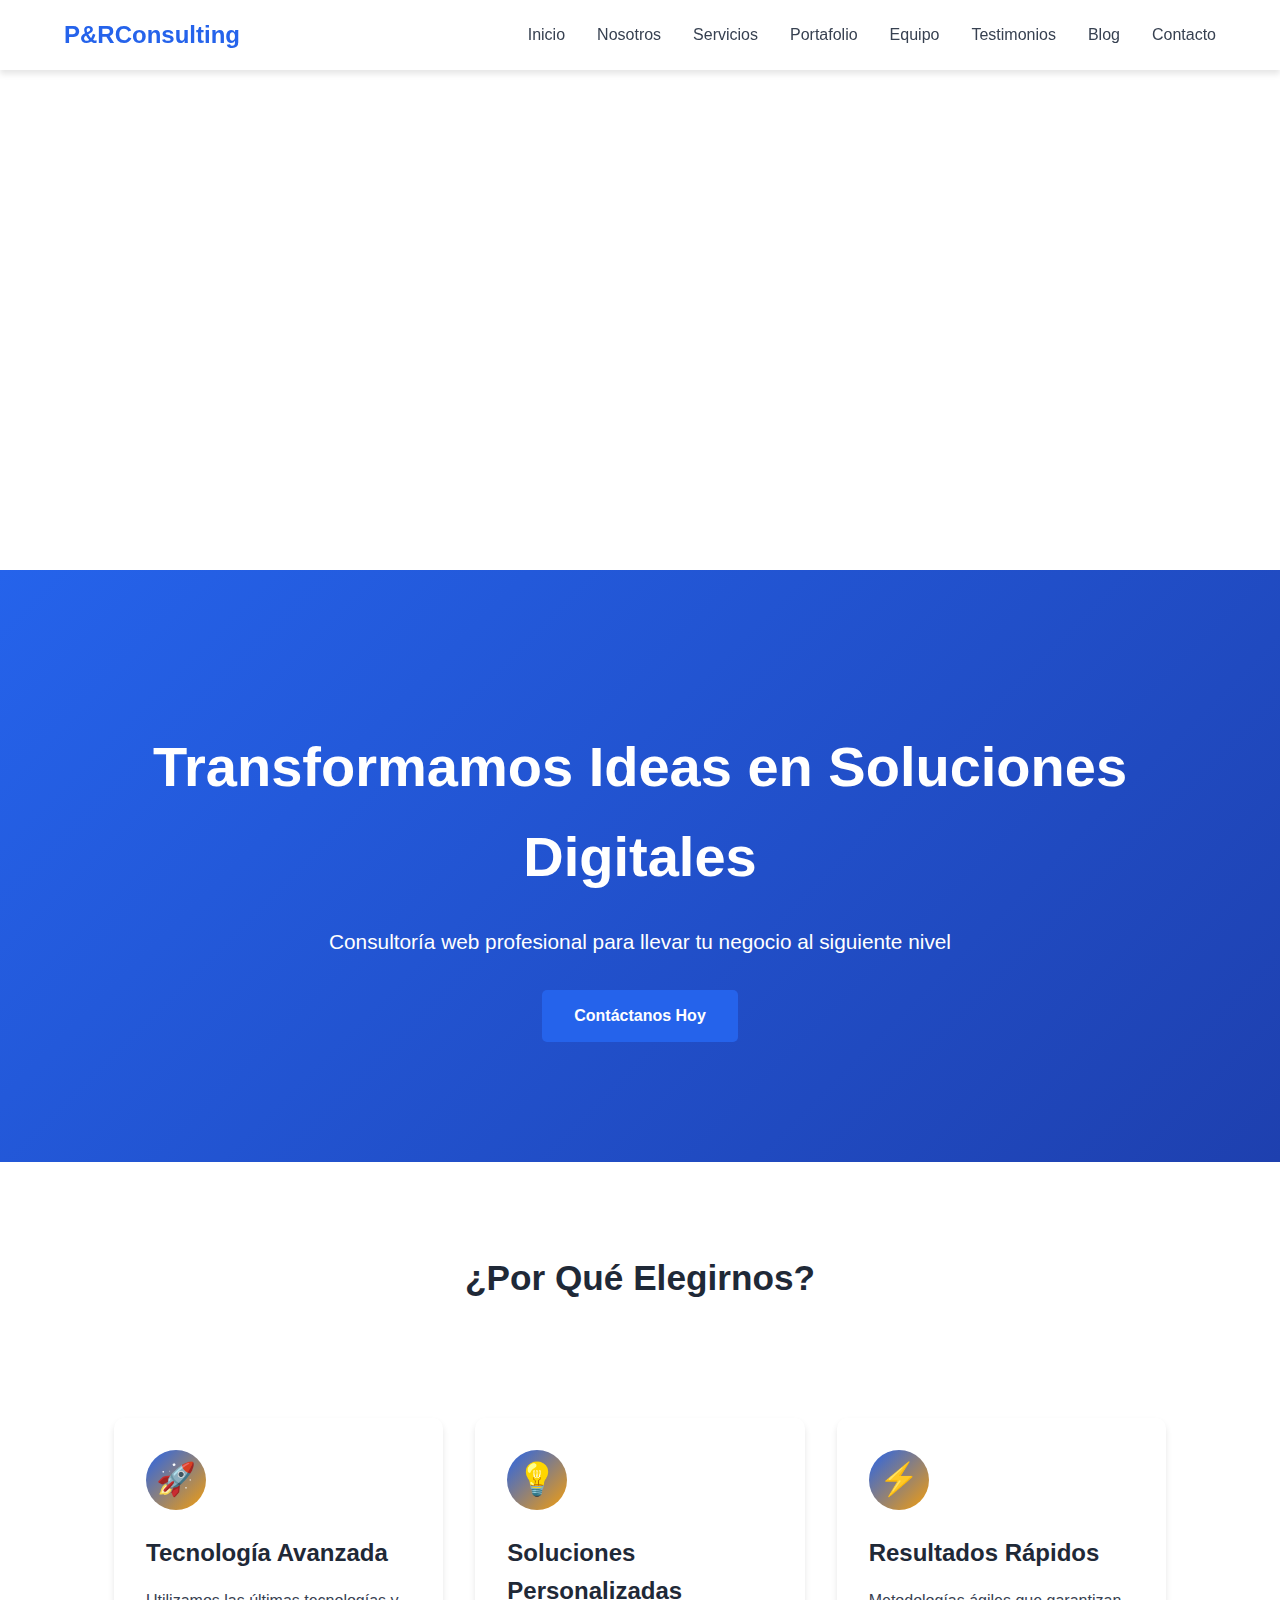
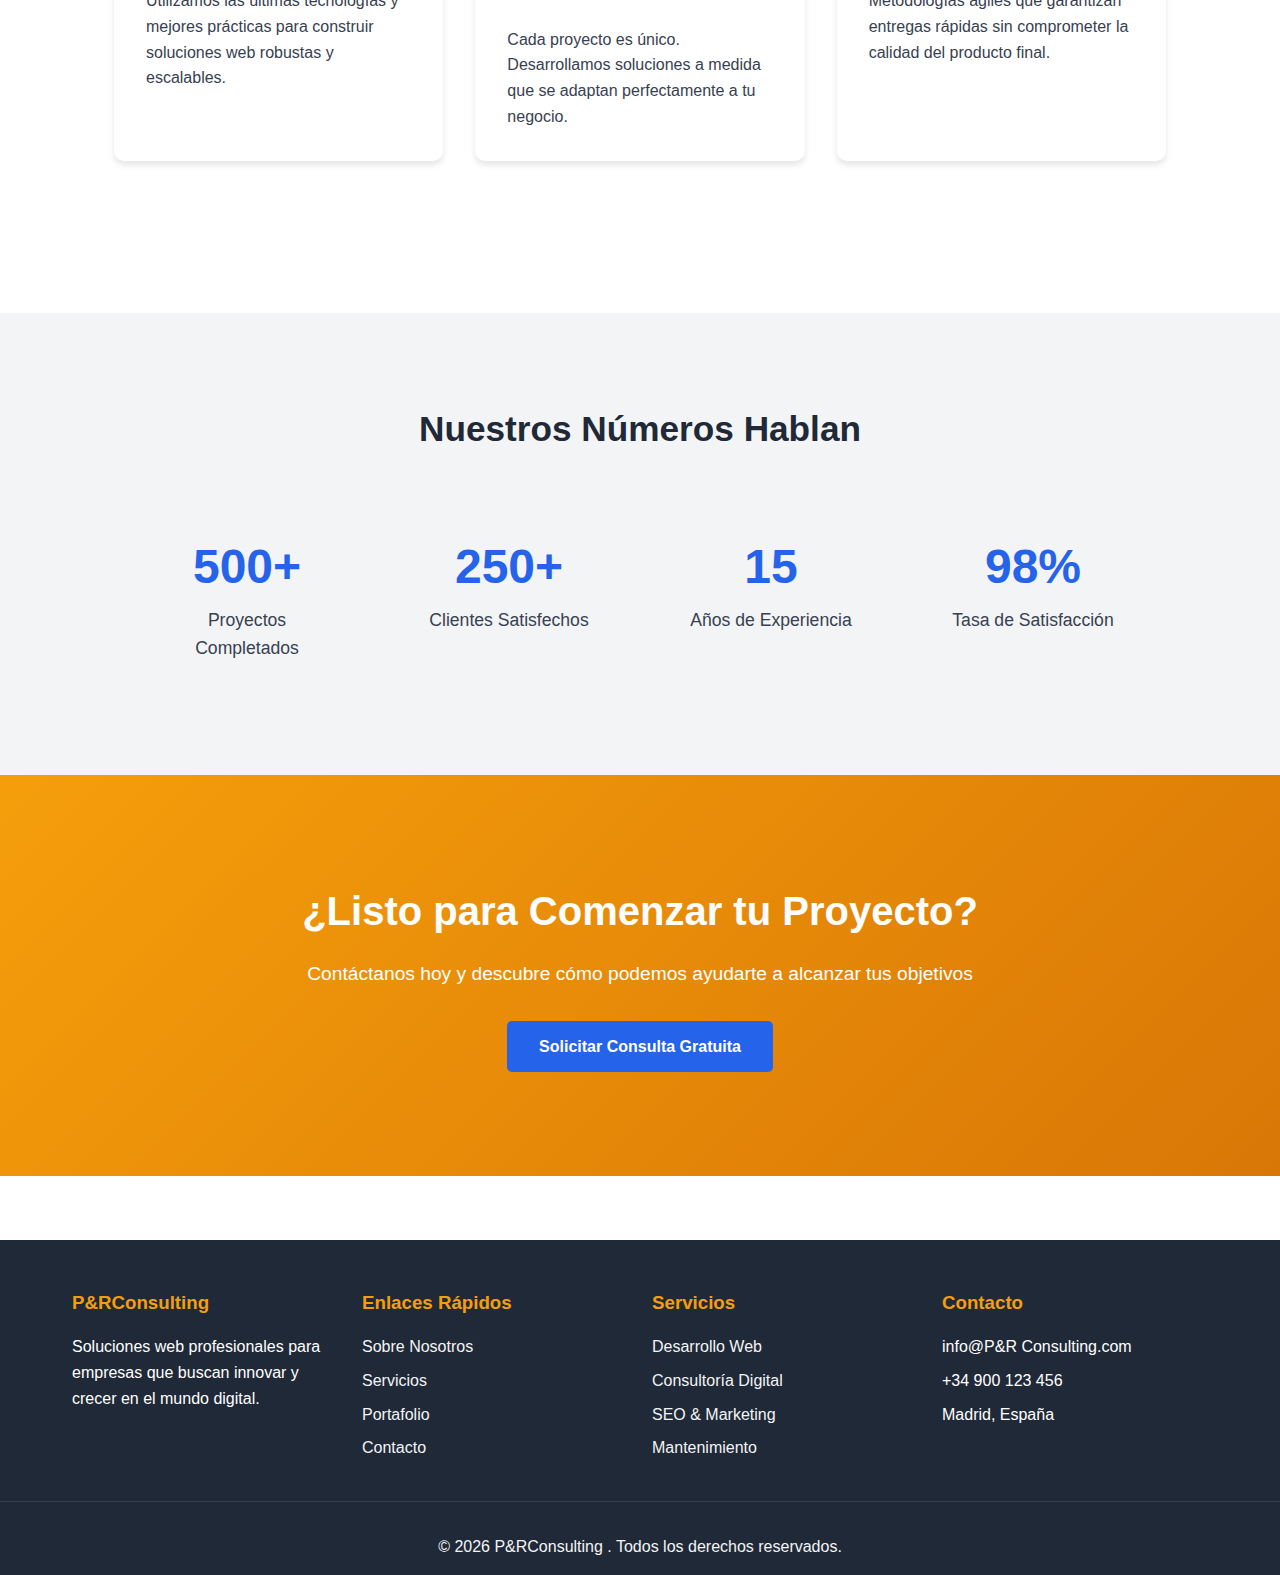
<file: index.html>
<!doctype html>
<html lang="es">
  <head>
    <meta charset="UTF-8" />
    <meta name="viewport" content="width=device-width, initial-scale=1.0" />
    <title>P&RConsulting - Soluciones Web Profesionales</title>
    <link rel="stylesheet" href="main.css" />
    <style>
      .slider-container {
        position: relative;
        width: 100%;
        height: 500px;
        overflow: hidden;
        margin-top: 70px;
      }

      .slider {
        position: relative;
        width: 100%;
        height: 100%;
      }

      .slide {
        position: absolute;
        width: 100%;
        height: 100%;
        opacity: 0;
        background-size: cover;
        background-position: center;
        animation: slideChange 25s infinite;
      }

      .slide:nth-child(1) {
        animation-delay: 0s;
      }

      .slide:nth-child(2) {
        animation-delay: -5s;
      }

      .slide:nth-child(3) {
        animation-delay: -10s;
      }

      .slide:nth-child(4) {
        animation-delay: -15s;
      }

      .slide:nth-child(5) {
        animation-delay: -20s;
      }

      @keyframes slideChange {
        0% {
          opacity: 0;
        }
        5% {
          opacity: 1;
        }
        20% {
          opacity: 1;
        }
        25% {
          opacity: 0;
        }
        100% {
          opacity: 0;
        }
      }

      .hero {
        background: linear-gradient(135deg, #2563eb 0%, #1e40af 100%);
        color: white;
        padding: 8rem 0 6rem;
        text-align: center;
      }

      .hero h1 {
        font-size: 3.5rem;
        margin-bottom: 1.5rem;
      }

      .hero p {
        font-size: 1.3rem;
        margin-bottom: 2rem;
      }

      .features {
        display: grid;
        grid-template-columns: repeat(auto-fit, minmax(300px, 1fr));
        gap: 2rem;
        padding: 4rem 0;
      }

      .feature-card {
        background: white;
        padding: 2rem;
        border-radius: 10px;
        box-shadow: 0 4px 6px rgba(0, 0, 0, 0.1);
        transition:
          transform 0.3s ease,
          box-shadow 0.3s ease;
      }

      .feature-card:hover {
        transform: translateY(-10px);
        box-shadow: 0 10px 25px rgba(0, 0, 0, 0.15);
      }

      .feature-icon {
        width: 60px;
        height: 60px;
        background: linear-gradient(135deg, #2563eb, #f59e0b);
        border-radius: 50%;
        display: flex;
        align-items: center;
        justify-content: center;
        font-size: 2rem;
        margin-bottom: 1.5rem;
      }

      .feature-card h3 {
        color: #1f2937;
        margin-bottom: 1rem;
        font-size: 1.5rem;
      }

      .stats {
        background: #f3f4f6;
        padding: 4rem 0;
        text-align: center;
      }

      .stats-grid {
        display: grid;
        grid-template-columns: repeat(auto-fit, minmax(200px, 1fr));
        gap: 3rem;
        max-width: 1000px;
        margin: 0 auto;
      }

      .stat-number {
        font-size: 3rem;
        font-weight: bold;
        color: #2563eb;
        display: block;
      }

      .stat-label {
        font-size: 1.1rem;
        color: #374151;
        margin-top: 0.5rem;
      }

      .cta-section {
        background: linear-gradient(135deg, #f59e0b 0%, #d97706 100%);
        color: white;
        padding: 5rem 2rem;
        text-align: center;
      }

      .cta-section h2 {
        font-size: 2.5rem;
        margin-bottom: 1rem;
      }

      .cta-section p {
        font-size: 1.2rem;
        margin-bottom: 2rem;
      }

      @media (max-width: 768px) {
        .slider-container {
          height: 350px;
        }
      }
    </style>
  </head>
  <body>
    <nav>
      <div class="container">
        <a href="index.html" class="logo">P&RConsulting </a>
        <div class="menu-toggle" id="mobile-menu">
          <span></span>
          <span></span>
          <span></span>
        </div>
        <ul id="nav-menu">
          <li><a href="index.html">Inicio</a></li>
          <li><a href="about.html">Nosotros</a></li>
          <li><a href="services.html">Servicios</a></li>
          <li><a href="portfolio.html">Portafolio</a></li>
          <li><a href="team.html">Equipo</a></li>
          <li><a href="testimonials.html">Testimonios</a></li>
          <li><a href="blog.html">Blog</a></li>
          <li><a href="contact.html">Contacto</a></li>
        </ul>
      </div>
    </nav>

    <div class="slider-container">
      <div class="slider">
        <div class="slide"></div>
        <div class="slide"></div>
        <div class="slide"></div>
        <div class="slide"></div>
        <div class="slide"></div>
      </div>
    </div>

    <section class="hero">
      <div class="container">
        <h1>Transformamos Ideas en Soluciones Digitales</h1>
        <p>
          Consultoría web profesional para llevar tu negocio al siguiente nivel
        </p>
        <a href="contact.html" class="btn">Contáctanos Hoy</a>
      </div>
    </section>

    <section>
      <div class="container">
        <h2 class="section-title">¿Por Qué Elegirnos?</h2>
        <div class="features">
          <div class="feature-card">
            <div class="feature-icon">🚀</div>
            <h3>Tecnología Avanzada</h3>
            <p>
              Utilizamos las últimas tecnologías y mejores prácticas para
              construir soluciones web robustas y escalables.
            </p>
          </div>
          <div class="feature-card">
            <div class="feature-icon">💡</div>
            <h3>Soluciones Personalizadas</h3>
            <p>
              Cada proyecto es único. Desarrollamos soluciones a medida que se
              adaptan perfectamente a tu negocio.
            </p>
          </div>
          <div class="feature-card">
            <div class="feature-icon">⚡</div>
            <h3>Resultados Rápidos</h3>
            <p>
              Metodologías ágiles que garantizan entregas rápidas sin
              comprometer la calidad del producto final.
            </p>
          </div>
        </div>
      </div>
    </section>

    <section class="stats">
      <div class="container">
        <h2 class="section-title">Nuestros Números Hablan</h2>
        <div class="stats-grid">
          <div class="stat-item">
            <span class="stat-number">500+</span>
            <span class="stat-label">Proyectos Completados</span>
          </div>
          <div class="stat-item">
            <span class="stat-number">250+</span>
            <span class="stat-label">Clientes Satisfechos</span>
          </div>
          <div class="stat-item">
            <span class="stat-number">15</span>
            <span class="stat-label">Años de Experiencia</span>
          </div>
          <div class="stat-item">
            <span class="stat-number">98%</span>
            <span class="stat-label">Tasa de Satisfacción</span>
          </div>
        </div>
      </div>
    </section>

    <section class="cta-section">
      <div class="container">
        <h2>¿Listo para Comenzar tu Proyecto?</h2>
        <p>
          Contáctanos hoy y descubre cómo podemos ayudarte a alcanzar tus
          objetivos
        </p>
        <a href="contact.html" class="btn">Solicitar Consulta Gratuita</a>
      </div>
    </section>

    <footer>
      <div class="footer-content">
        <div>
          <h3>P&RConsulting</h3>
          <p>
            Soluciones web profesionales para empresas que buscan innovar y
            crecer en el mundo digital.
          </p>
        </div>
        <div>
          <h3>Enlaces Rápidos</h3>
          <ul>
            <li><a href="about.html">Sobre Nosotros</a></li>
            <li><a href="services.html">Servicios</a></li>
            <li><a href="portfolio.html">Portafolio</a></li>
            <li><a href="contact.html">Contacto</a></li>
          </ul>
        </div>
        <div>
          <h3>Servicios</h3>
          <ul>
            <li><a href="services.html">Desarrollo Web</a></li>
            <li><a href="services.html">Consultoría Digital</a></li>
            <li><a href="services.html">SEO & Marketing</a></li>
            <li><a href="services.html">Mantenimiento</a></li>
          </ul>
        </div>
        <div>
          <h3>Contacto</h3>
          <ul>
            <li>info@P&R Consulting.com</li>
            <li>+34 900 123 456</li>
            <li>Madrid, España</li>
          </ul>
        </div>
      </div>
      <div class="copyright">
        <p>&copy; 2026 P&RConsulting . Todos los derechos reservados.</p>
      </div>
    </footer>

    <script>
      const mobileMenu = document.getElementById("mobile-menu");
      const navMenu = document.getElementById("nav-menu");

      mobileMenu.addEventListener("click", function () {
        mobileMenu.classList.toggle("active");
        navMenu.classList.toggle("active");
      });

      document.querySelectorAll("#nav-menu a").forEach((link) => {
        link.addEventListener("click", () => {
          mobileMenu.classList.remove("active");
          navMenu.classList.remove("active");
        });
      });

      const slides = document.querySelectorAll(".slide");
      slides.forEach((slide, index) => {
        slide.style.backgroundImage = `url('images/${index + 1}.png')`;
      });
    </script>
  </body>
</html>
</file>
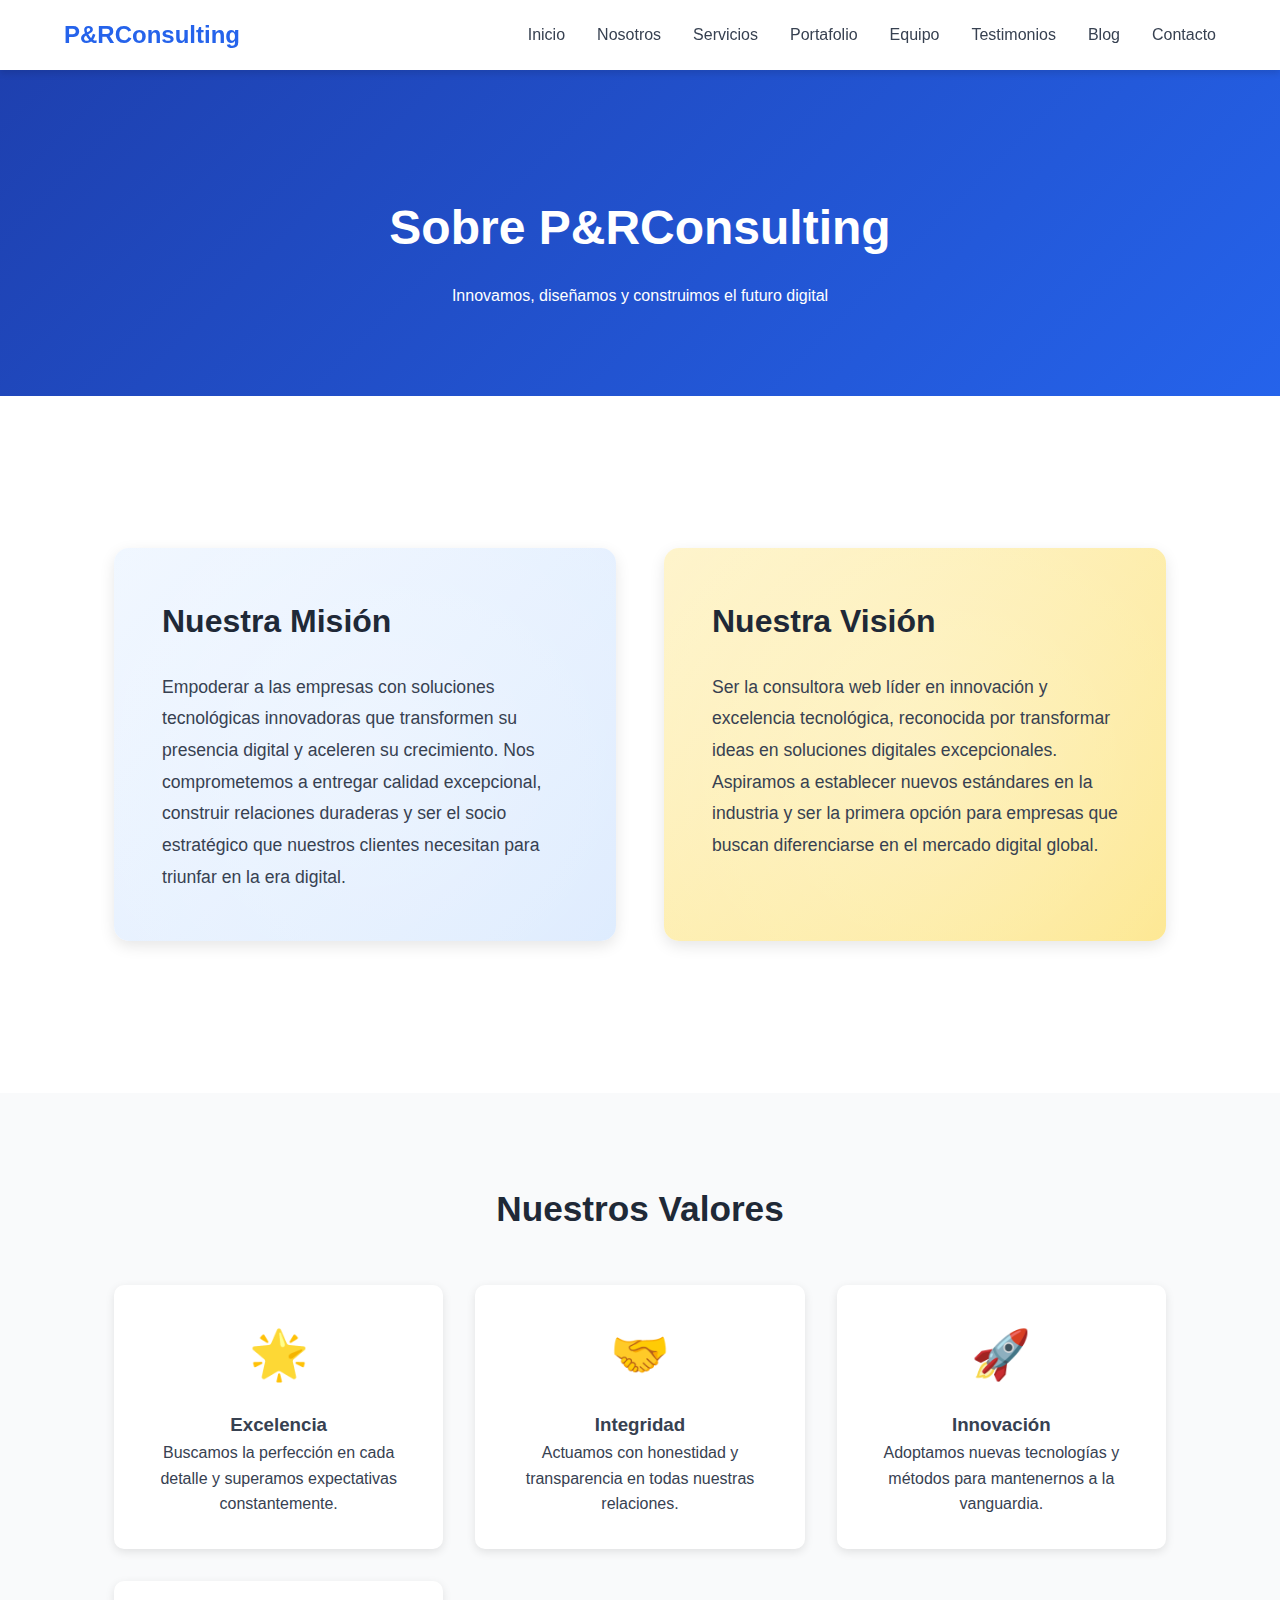
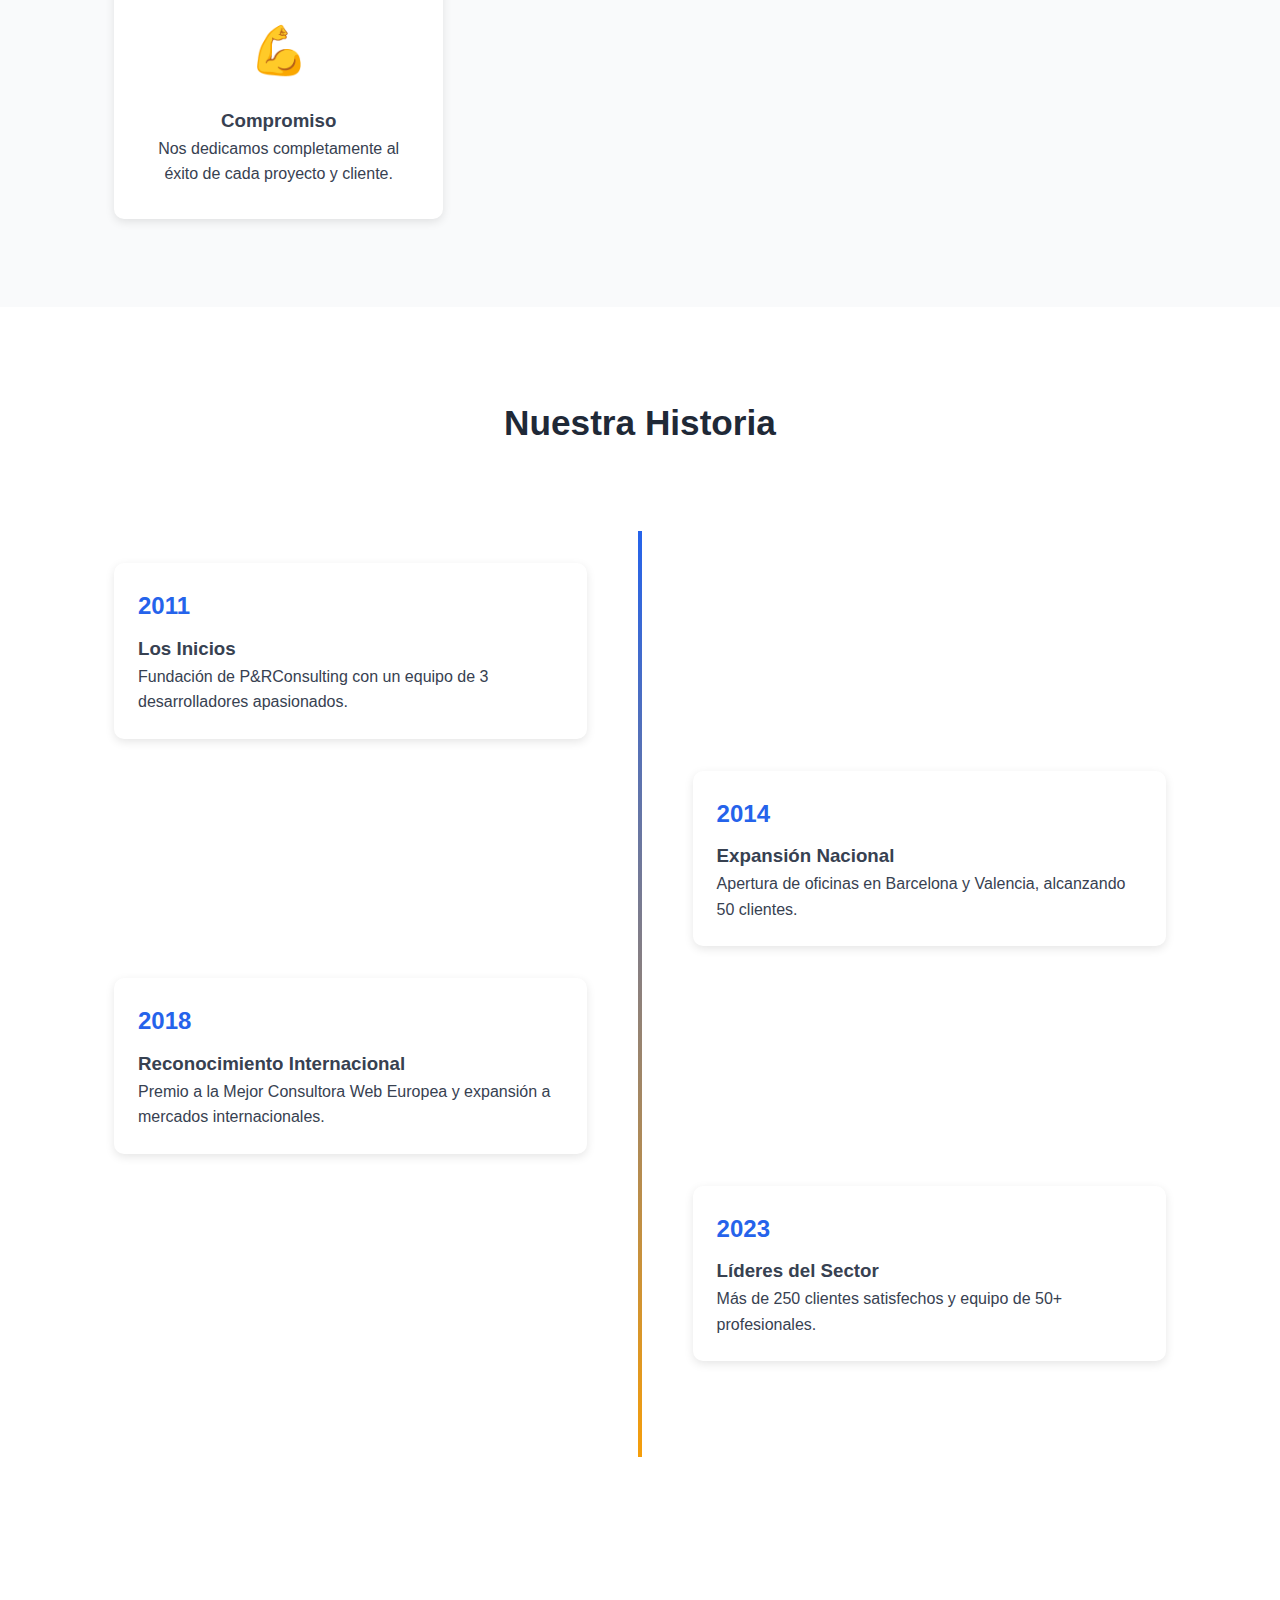
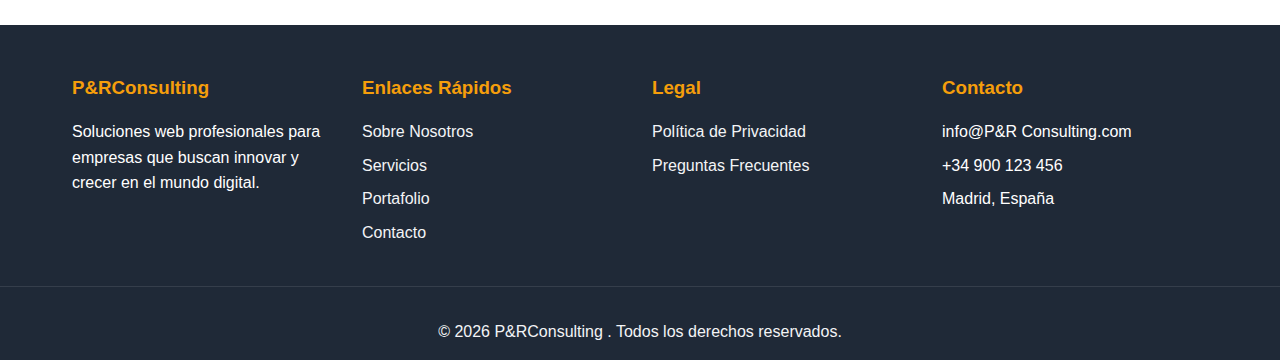
<file: about.html>
<!doctype html>
<html lang="es">
  <head>
    <meta charset="UTF-8" />
    <meta name="viewport" content="width=device-width, initial-scale=1.0" />
    <title>Sobre Nosotros - P&RConsulting</title>
    <link rel="stylesheet" href="main.css" />
    <style>
      .about-hero {
        background: linear-gradient(135deg, #1e40af 0%, #2563eb 100%);
        color: white;
        padding: 6rem 0 4rem;
        margin-top: 70px;
        text-align: center;
      }

      .about-hero h1 {
        font-size: 3rem;
        margin-bottom: 1rem;
      }

      .mission-vision {
        display: grid;
        grid-template-columns: repeat(auto-fit, minmax(400px, 1fr));
        gap: 3rem;
        margin: 4rem 0;
      }

      .mission-box,
      .vision-box {
        padding: 3rem;
        border-radius: 15px;
        box-shadow: 0 5px 15px rgba(0, 0, 0, 0.1);
        position: relative;
        overflow: hidden;
      }

      .mission-box {
        background: linear-gradient(135deg, #eff6ff 0%, #dbeafe 100%);
      }

      .vision-box {
        background: linear-gradient(135deg, #fef3c7 0%, #fde68a 100%);
      }

      .mission-box::before,
      .vision-box::before {
        content: "";
        position: absolute;
        top: -50%;
        right: -50%;
        width: 200%;
        height: 200%;
        background: radial-gradient(
          circle,
          rgba(255, 255, 255, 0.3) 0%,
          transparent 70%
        );
      }

      .mission-box h2,
      .vision-box h2 {
        font-size: 2rem;
        margin-bottom: 1.5rem;
        color: #1f2937;
        position: relative;
        z-index: 1;
      }

      .mission-box p,
      .vision-box p {
        font-size: 1.1rem;
        line-height: 1.8;
        color: #374151;
        position: relative;
        z-index: 1;
      }

      .values {
        background: #f9fafb;
        padding: 4rem 0;
      }

      .values-grid {
        display: grid;
        grid-template-columns: repeat(auto-fit, minmax(250px, 1fr));
        gap: 2rem;
        margin-top: 2rem;
      }

      .value-card {
        background: white;
        padding: 2rem;
        border-radius: 10px;
        text-align: center;
        box-shadow: 0 3px 10px rgba(0, 0, 0, 0.1);
        transition: transform 0.3s ease;
      }

      .value-card:hover {
        transform: translateY(-5px) scale(1.05);
      }

      .value-icon {
        font-size: 3rem;
        margin-bottom: 1rem;
      }

      .timeline {
        position: relative;
        padding: 2rem 0;
        margin: 3rem 0;
      }

      .timeline::before {
        content: "";
        position: absolute;
        left: 50%;
        transform: translateX(-50%);
        width: 4px;
        height: 100%;
        background: linear-gradient(to bottom, #2563eb, #f59e0b);
      }

      .timeline-item {
        display: flex;
        justify-content: space-between;
        align-items: center;
        margin: 2rem 0;
      }

      .timeline-item:nth-child(even) {
        flex-direction: row-reverse;
      }

      .timeline-content {
        width: 45%;
        padding: 1.5rem;
        background: white;
        border-radius: 10px;
        box-shadow: 0 3px 10px rgba(0, 0, 0, 0.1);
        transition: transform 0.3s ease;
      }

      .timeline-content:hover {
        transform: scale(1.05);
      }

      .timeline-year {
        font-size: 1.5rem;
        font-weight: bold;
        color: #2563eb;
        margin-bottom: 0.5rem;
      }

      @media (max-width: 768px) {
        .mission-vision {
          grid-template-columns: 1fr;
        }

        .timeline::before {
          left: 20px;
        }

        .timeline-item {
          flex-direction: column !important;
          align-items: flex-start;
          padding-left: 50px;
        }

        .timeline-content {
          width: 100%;
        }
      }
    </style>
  </head>
  <body>
    <nav>
      <div class="container">
        <a href="index.html" class="logo">P&RConsulting </a>
        <div class="menu-toggle" id="mobile-menu">
          <span></span>
          <span></span>
          <span></span>
        </div>
        <ul id="nav-menu">
          <li><a href="index.html">Inicio</a></li>
          <li><a href="about.html">Nosotros</a></li>
          <li><a href="services.html">Servicios</a></li>
          <li><a href="portfolio.html">Portafolio</a></li>
          <li><a href="team.html">Equipo</a></li>
          <li><a href="testimonials.html">Testimonios</a></li>
          <li><a href="blog.html">Blog</a></li>
          <li><a href="contact.html">Contacto</a></li>
        </ul>
      </div>
    </nav>

    <section class="about-hero">
      <div class="container">
        <h1>Sobre P&RConsulting</h1>
        <p>Innovamos, diseñamos y construimos el futuro digital</p>
      </div>
    </section>

    <section>
      <div class="container">
        <div class="mission-vision">
          <div class="mission-box">
            <h2>Nuestra Misión</h2>
            <p>
              Empoderar a las empresas con soluciones tecnológicas innovadoras
              que transformen su presencia digital y aceleren su crecimiento.
              Nos comprometemos a entregar calidad excepcional, construir
              relaciones duraderas y ser el socio estratégico que nuestros
              clientes necesitan para triunfar en la era digital.
            </p>
          </div>
          <div class="vision-box">
            <h2>Nuestra Visión</h2>
            <p>
              Ser la consultora web líder en innovación y excelencia
              tecnológica, reconocida por transformar ideas en soluciones
              digitales excepcionales. Aspiramos a establecer nuevos estándares
              en la industria y ser la primera opción para empresas que buscan
              diferenciarse en el mercado digital global.
            </p>
          </div>
        </div>
      </div>
    </section>

    <section class="values">
      <div class="container">
        <h2 class="section-title">Nuestros Valores</h2>
        <div class="values-grid">
          <div class="value-card">
            <div class="value-icon">🌟</div>
            <h3>Excelencia</h3>
            <p>
              Buscamos la perfección en cada detalle y superamos expectativas
              constantemente.
            </p>
          </div>
          <div class="value-card">
            <div class="value-icon">🤝</div>
            <h3>Integridad</h3>
            <p>
              Actuamos con honestidad y transparencia en todas nuestras
              relaciones.
            </p>
          </div>
          <div class="value-card">
            <div class="value-icon">🚀</div>
            <h3>Innovación</h3>
            <p>
              Adoptamos nuevas tecnologías y métodos para mantenernos a la
              vanguardia.
            </p>
          </div>
          <div class="value-card">
            <div class="value-icon">💪</div>
            <h3>Compromiso</h3>
            <p>
              Nos dedicamos completamente al éxito de cada proyecto y cliente.
            </p>
          </div>
        </div>
      </div>
    </section>

    <section>
      <div class="container">
        <h2 class="section-title">Nuestra Historia</h2>
        <div class="timeline">
          <div class="timeline-item">
            <div class="timeline-content">
              <div class="timeline-year">2011</div>
              <h3>Los Inicios</h3>
              <p>
                Fundación de P&RConsulting con un equipo de 3 desarrolladores
                apasionados.
              </p>
            </div>
            <div style="width: 45%"></div>
          </div>
          <div class="timeline-item">
            <div class="timeline-content">
              <div class="timeline-year">2014</div>
              <h3>Expansión Nacional</h3>
              <p>
                Apertura de oficinas en Barcelona y Valencia, alcanzando 50
                clientes.
              </p>
            </div>
            <div style="width: 45%"></div>
          </div>
          <div class="timeline-item">
            <div class="timeline-content">
              <div class="timeline-year">2018</div>
              <h3>Reconocimiento Internacional</h3>
              <p>
                Premio a la Mejor Consultora Web Europea y expansión a mercados
                internacionales.
              </p>
            </div>
            <div style="width: 45%"></div>
          </div>
          <div class="timeline-item">
            <div class="timeline-content">
              <div class="timeline-year">2023</div>
              <h3>Líderes del Sector</h3>
              <p>
                Más de 250 clientes satisfechos y equipo de 50+ profesionales.
              </p>
            </div>
            <div style="width: 45%"></div>
          </div>
        </div>
      </div>
    </section>

    <footer>
      <div class="footer-content">
        <div>
          <h3>P&RConsulting</h3>
          <p>
            Soluciones web profesionales para empresas que buscan innovar y
            crecer en el mundo digital.
          </p>
        </div>
        <div>
          <h3>Enlaces Rápidos</h3>
          <ul>
            <li><a href="about.html">Sobre Nosotros</a></li>
            <li><a href="services.html">Servicios</a></li>
            <li><a href="portfolio.html">Portafolio</a></li>
            <li><a href="contact.html">Contacto</a></li>
          </ul>
        </div>
        <div>
          <h3>Legal</h3>
          <ul>
            <li><a href="privacy.html">Política de Privacidad</a></li>
            <li><a href="faq.html">Preguntas Frecuentes</a></li>
          </ul>
        </div>
        <div>
          <h3>Contacto</h3>
          <ul>
            <li>info@P&R Consulting.com</li>
            <li>+34 900 123 456</li>
            <li>Madrid, España</li>
          </ul>
        </div>
      </div>
      <div class="copyright">
        <p>&copy; 2026 P&RConsulting . Todos los derechos reservados.</p>
      </div>
    </footer>

    <script>
      const mobileMenu = document.getElementById("mobile-menu");
      const navMenu = document.getElementById("nav-menu");

      mobileMenu.addEventListener("click", function () {
        mobileMenu.classList.toggle("active");
        navMenu.classList.toggle("active");
      });

      document.querySelectorAll("#nav-menu a").forEach((link) => {
        link.addEventListener("click", () => {
          mobileMenu.classList.remove("active");
          navMenu.classList.remove("active");
        });
      });
    </script>
  </body>
</html>
</file>
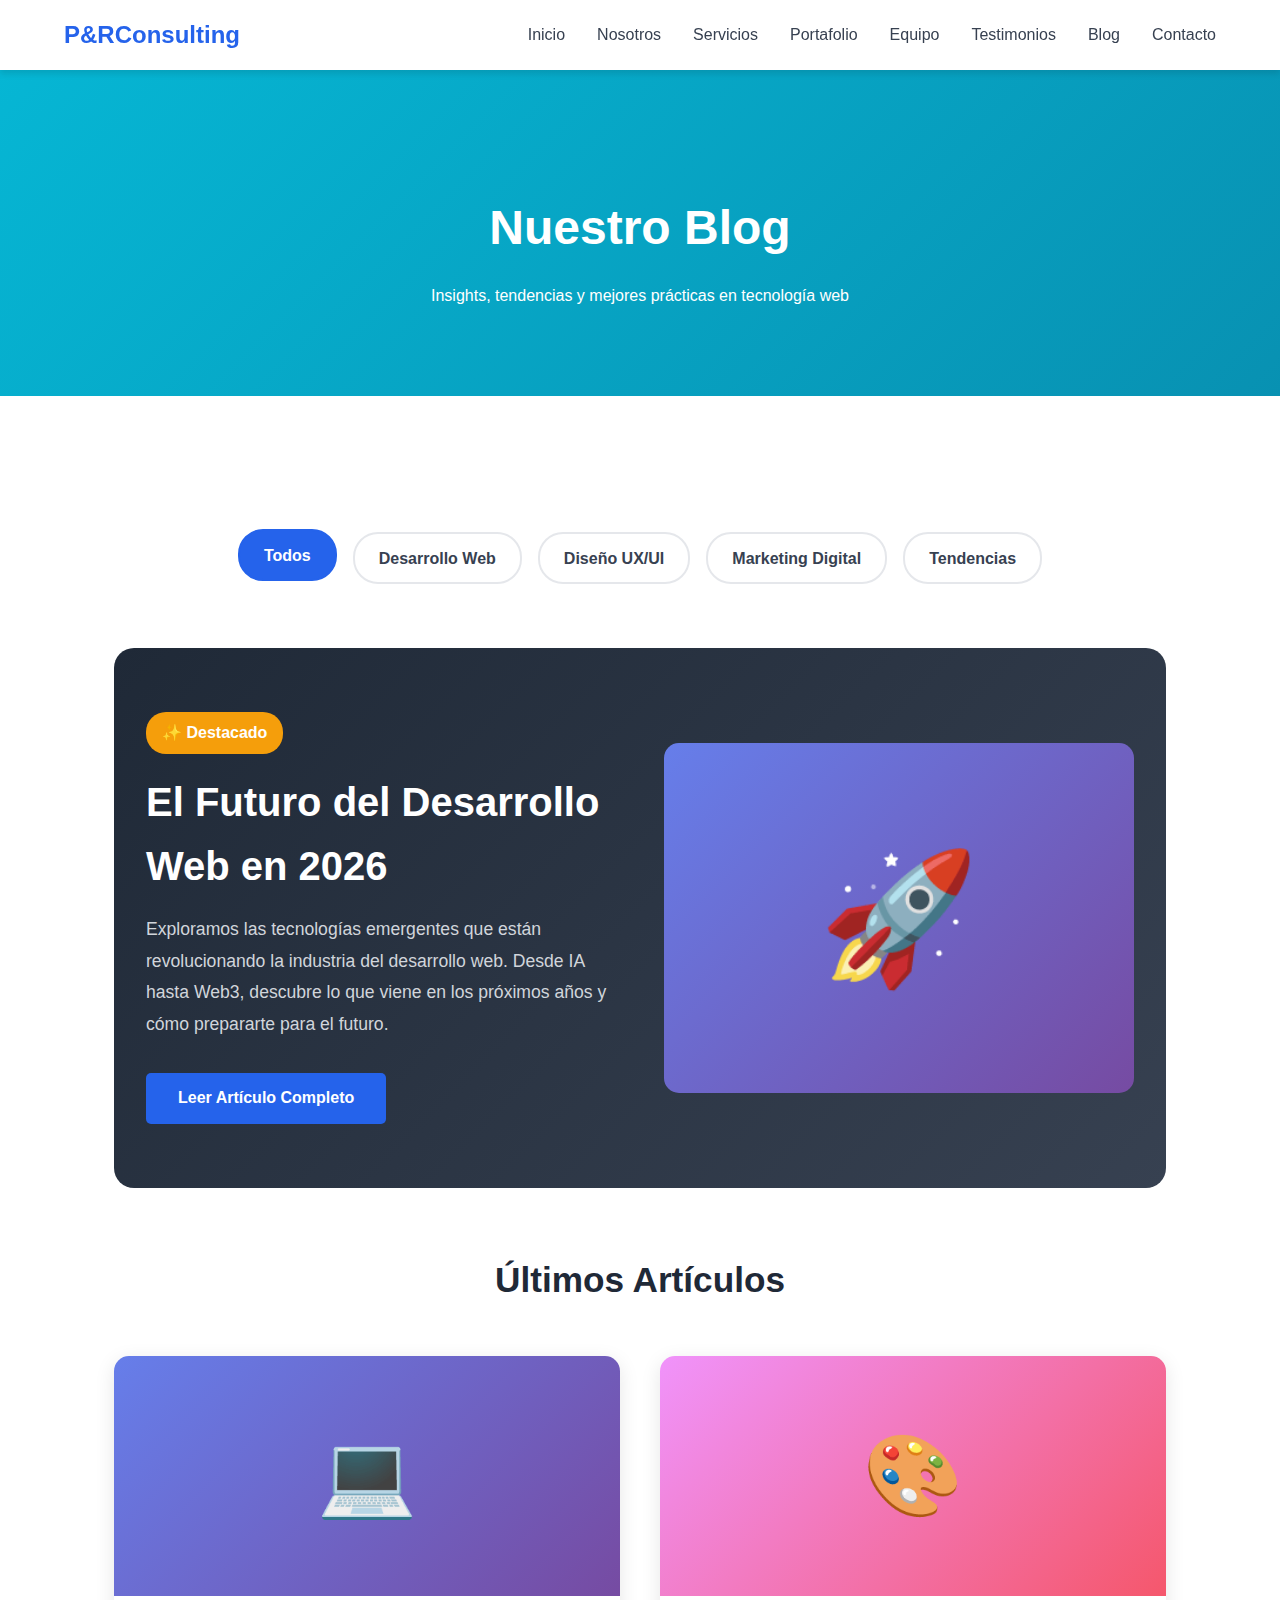
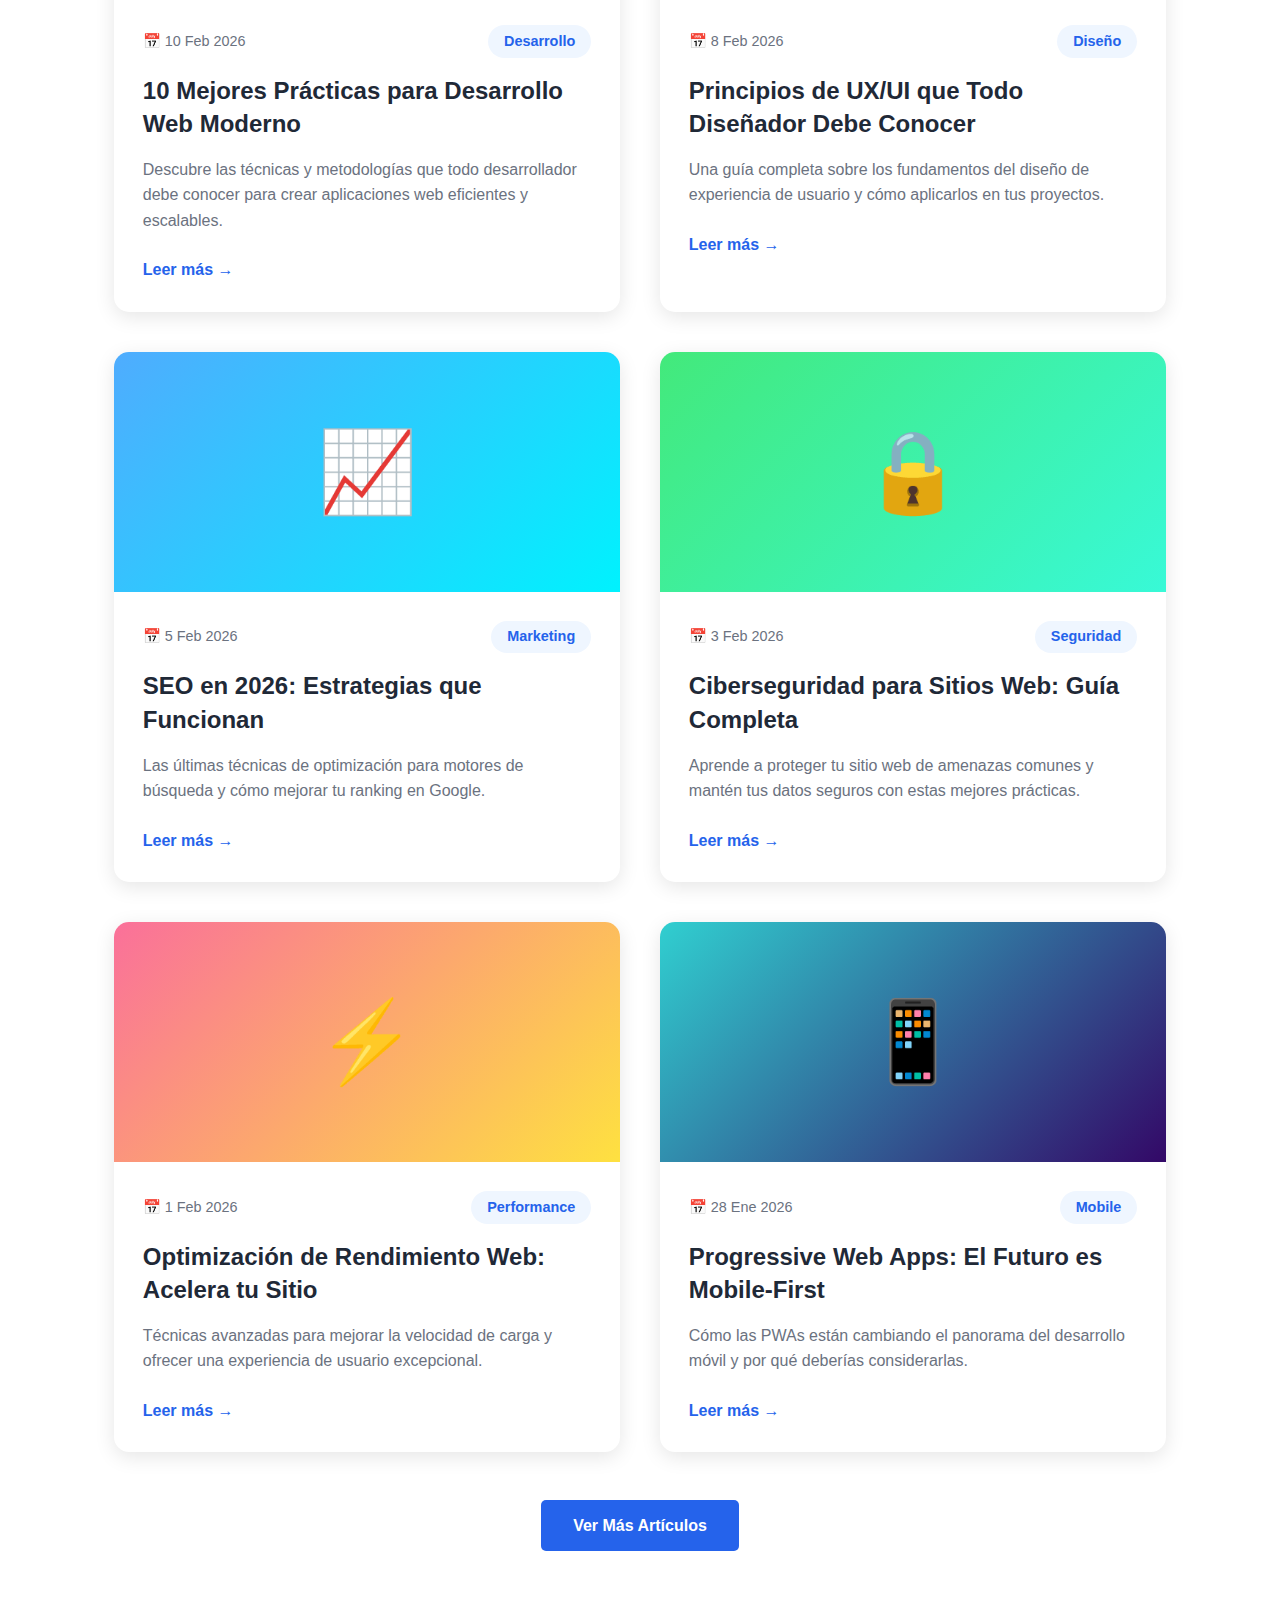
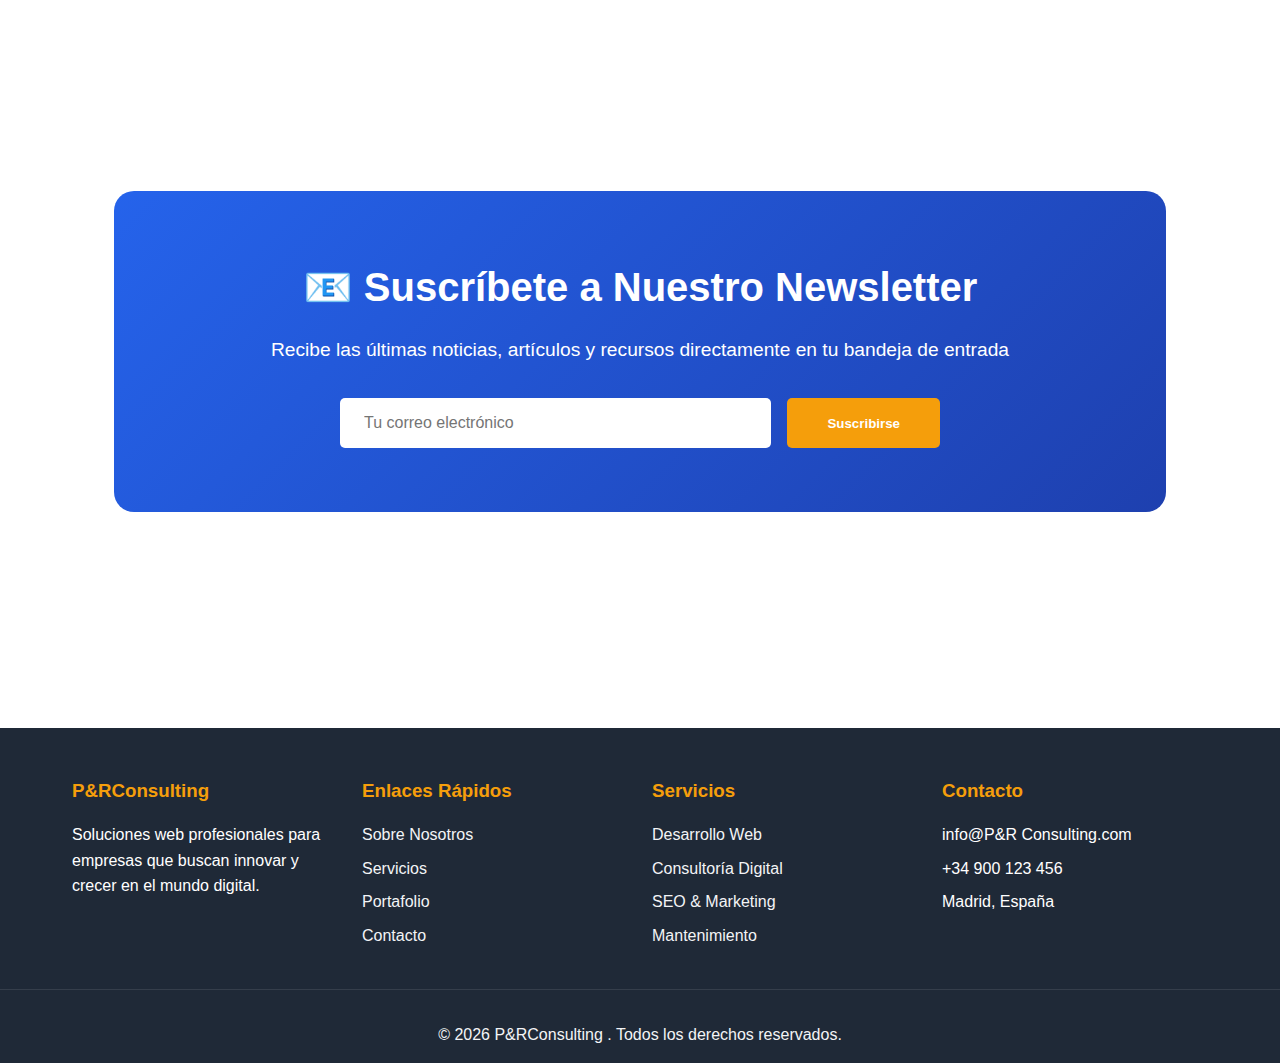
<file: blog.html>
<!doctype html>
<html lang="es">
  <head>
    <meta charset="UTF-8" />
    <meta name="viewport" content="width=device-width, initial-scale=1.0" />
    <title>Blog - P&RConsulting</title>
    <link rel="stylesheet" href="main.css" />
    <style>
      .blog-hero {
        background: linear-gradient(135deg, #06b6d4 0%, #0891b2 100%);
        color: white;
        padding: 6rem 0 4rem;
        margin-top: 70px;
        text-align: center;
      }

      .blog-hero h1 {
        font-size: 3rem;
        margin-bottom: 1rem;
      }

      .blog-categories {
        display: flex;
        justify-content: center;
        gap: 1rem;
        margin: 3rem 0;
        flex-wrap: wrap;
      }

      .category-tag {
        padding: 0.7rem 1.5rem;
        background: white;
        color: #374151;
        border: 2px solid #e5e7eb;
        border-radius: 25px;
        cursor: pointer;
        transition: all 0.3s ease;
        font-weight: 600;
        text-decoration: none;
      }

      .category-tag:hover,
      .category-tag.active {
        background: #2563eb;
        color: white;
        border-color: #2563eb;
        transform: translateY(-3px);
      }

      .blog-grid {
        display: grid;
        grid-template-columns: repeat(auto-fill, minmax(350px, 1fr));
        gap: 2.5rem;
        margin: 3rem 0;
      }

      .blog-card {
        background: white;
        border-radius: 15px;
        overflow: hidden;
        box-shadow: 0 5px 20px rgba(0, 0, 0, 0.1);
        transition: all 0.4s ease;
        cursor: pointer;
      }

      .blog-card:hover {
        transform: translateY(-10px);
        box-shadow: 0 15px 35px rgba(0, 0, 0, 0.2);
      }

      .blog-image {
        width: 100%;
        height: 240px;
        background: linear-gradient(135deg, #667eea 0%, #764ba2 100%);
        display: flex;
        align-items: center;
        justify-content: center;
        font-size: 5rem;
        position: relative;
        overflow: hidden;
      }

      .blog-card:nth-child(2) .blog-image {
        background: linear-gradient(135deg, #f093fb 0%, #f5576c 100%);
      }

      .blog-card:nth-child(3) .blog-image {
        background: linear-gradient(135deg, #4facfe 0%, #00f2fe 100%);
      }

      .blog-card:nth-child(4) .blog-image {
        background: linear-gradient(135deg, #43e97b 0%, #38f9d7 100%);
      }

      .blog-card:nth-child(5) .blog-image {
        background: linear-gradient(135deg, #fa709a 0%, #fee140 100%);
      }

      .blog-card:nth-child(6) .blog-image {
        background: linear-gradient(135deg, #30cfd0 0%, #330867 100%);
      }

      .blog-image::after {
        content: "";
        position: absolute;
        width: 100%;
        height: 100%;
        background: rgba(0, 0, 0, 0);
        transition: background 0.3s ease;
      }

      .blog-card:hover .blog-image::after {
        background: rgba(0, 0, 0, 0.2);
      }

      .blog-content {
        padding: 1.8rem;
      }

      .blog-meta {
        display: flex;
        justify-content: space-between;
        align-items: center;
        margin-bottom: 1rem;
        font-size: 0.9rem;
        color: #6b7280;
      }

      .blog-date {
        display: flex;
        align-items: center;
        gap: 0.5rem;
      }

      .blog-category {
        background: #eff6ff;
        color: #2563eb;
        padding: 0.3rem 1rem;
        border-radius: 20px;
        font-weight: 600;
      }

      .blog-content h3 {
        font-size: 1.5rem;
        color: #1f2937;
        margin-bottom: 1rem;
        line-height: 1.4;
      }

      .blog-excerpt {
        color: #6b7280;
        line-height: 1.6;
        margin-bottom: 1.5rem;
      }

      .read-more {
        display: inline-flex;
        align-items: center;
        gap: 0.5rem;
        color: #2563eb;
        font-weight: 600;
        text-decoration: none;
        transition: gap 0.3s ease;
      }

      .read-more:hover {
        gap: 1rem;
      }

      .featured-post {
        background: linear-gradient(135deg, #1f2937 0%, #374151 100%);
        color: white;
        padding: 4rem 2rem;
        border-radius: 20px;
        margin: 4rem 0;
        display: grid;
        grid-template-columns: 1fr 1fr;
        gap: 3rem;
        align-items: center;
      }

      .featured-content h2 {
        font-size: 2.5rem;
        margin-bottom: 1rem;
      }

      .featured-content p {
        font-size: 1.1rem;
        line-height: 1.8;
        margin-bottom: 2rem;
        color: #d1d5db;
      }

      .featured-image {
        width: 100%;
        height: 350px;
        background: linear-gradient(135deg, #667eea 0%, #764ba2 100%);
        border-radius: 15px;
        display: flex;
        align-items: center;
        justify-content: center;
        font-size: 8rem;
      }

      .newsletter {
        background: linear-gradient(135deg, #2563eb 0%, #1e40af 100%);
        color: white;
        padding: 4rem 2rem;
        border-radius: 20px;
        text-align: center;
        margin: 4rem 0;
      }

      .newsletter h2 {
        font-size: 2.5rem;
        margin-bottom: 1rem;
      }

      .newsletter p {
        font-size: 1.2rem;
        margin-bottom: 2rem;
      }

      .newsletter-form {
        display: flex;
        gap: 1rem;
        max-width: 600px;
        margin: 0 auto;
        flex-wrap: wrap;
        justify-content: center;
      }

      .newsletter-form input {
        flex: 1;
        min-width: 250px;
        padding: 1rem 1.5rem;
        border: none;
        border-radius: 5px;
        font-size: 1rem;
      }

      .newsletter-form button {
        padding: 1rem 2.5rem;
        background: #f59e0b;
        color: white;
        border: none;
        border-radius: 5px;
        font-weight: 600;
        cursor: pointer;
        transition: all 0.3s ease;
      }

      .newsletter-form button:hover {
        background: #d97706;
        transform: translateY(-2px);
      }

      @media (max-width: 768px) {
        .blog-grid {
          grid-template-columns: 1fr;
        }

        .featured-post {
          grid-template-columns: 1fr;
        }

        .newsletter-form {
          flex-direction: column;
        }

        .newsletter-form input {
          width: 100%;
        }
      }
    </style>
  </head>
  <body>
    <nav>
      <div class="container">
        <a href="index.html" class="logo">P&RConsulting </a>
        <div class="menu-toggle" id="mobile-menu">
          <span></span>
          <span></span>
          <span></span>
        </div>
        <ul id="nav-menu">
          <li><a href="index.html">Inicio</a></li>
          <li><a href="about.html">Nosotros</a></li>
          <li><a href="services.html">Servicios</a></li>
          <li><a href="portfolio.html">Portafolio</a></li>
          <li><a href="team.html">Equipo</a></li>
          <li><a href="testimonials.html">Testimonios</a></li>
          <li><a href="blog.html">Blog</a></li>
          <li><a href="contact.html">Contacto</a></li>
        </ul>
      </div>
    </nav>

    <section class="blog-hero">
      <div class="container">
        <h1>Nuestro Blog</h1>
        <p>Insights, tendencias y mejores prácticas en tecnología web</p>
      </div>
    </section>

    <section>
      <div class="container">
        <div class="blog-categories">
          <a href="#" class="category-tag active">Todos</a>
          <a href="#" class="category-tag">Desarrollo Web</a>
          <a href="#" class="category-tag">Diseño UX/UI</a>
          <a href="#" class="category-tag">Marketing Digital</a>
          <a href="#" class="category-tag">Tendencias</a>
        </div>

        <div class="featured-post">
          <div class="featured-content">
            <span
              style="
                background: #f59e0b;
                padding: 0.5rem 1rem;
                border-radius: 20px;
                display: inline-block;
                margin-bottom: 1rem;
                font-weight: 600;
              "
              >✨ Destacado</span
            >
            <h2>El Futuro del Desarrollo Web en 2026</h2>
            <p>
              Exploramos las tecnologías emergentes que están revolucionando la
              industria del desarrollo web. Desde IA hasta Web3, descubre lo que
              viene en los próximos años y cómo prepararte para el futuro.
            </p>
            <a href="#" class="btn">Leer Artículo Completo</a>
          </div>
          <div class="featured-image">🚀</div>
        </div>

        <h2 class="section-title">Últimos Artículos</h2>
        <div class="blog-grid">
          <div class="blog-card">
            <div class="blog-image">💻</div>
            <div class="blog-content">
              <div class="blog-meta">
                <span class="blog-date">📅 10 Feb 2026</span>
                <span class="blog-category">Desarrollo</span>
              </div>
              <h3>10 Mejores Prácticas para Desarrollo Web Moderno</h3>
              <p class="blog-excerpt">
                Descubre las técnicas y metodologías que todo desarrollador debe
                conocer para crear aplicaciones web eficientes y escalables.
              </p>
              <a href="#" class="read-more">Leer más →</a>
            </div>
          </div>

          <div class="blog-card">
            <div class="blog-image">🎨</div>
            <div class="blog-content">
              <div class="blog-meta">
                <span class="blog-date">📅 8 Feb 2026</span>
                <span class="blog-category">Diseño</span>
              </div>
              <h3>Principios de UX/UI que Todo Diseñador Debe Conocer</h3>
              <p class="blog-excerpt">
                Una guía completa sobre los fundamentos del diseño de
                experiencia de usuario y cómo aplicarlos en tus proyectos.
              </p>
              <a href="#" class="read-more">Leer más →</a>
            </div>
          </div>

          <div class="blog-card">
            <div class="blog-image">📈</div>
            <div class="blog-content">
              <div class="blog-meta">
                <span class="blog-date">📅 5 Feb 2026</span>
                <span class="blog-category">Marketing</span>
              </div>
              <h3>SEO en 2026: Estrategias que Funcionan</h3>
              <p class="blog-excerpt">
                Las últimas técnicas de optimización para motores de búsqueda y
                cómo mejorar tu ranking en Google.
              </p>
              <a href="#" class="read-more">Leer más →</a>
            </div>
          </div>

          <div class="blog-card">
            <div class="blog-image">🔒</div>
            <div class="blog-content">
              <div class="blog-meta">
                <span class="blog-date">📅 3 Feb 2026</span>
                <span class="blog-category">Seguridad</span>
              </div>
              <h3>Ciberseguridad para Sitios Web: Guía Completa</h3>
              <p class="blog-excerpt">
                Aprende a proteger tu sitio web de amenazas comunes y mantén tus
                datos seguros con estas mejores prácticas.
              </p>
              <a href="#" class="read-more">Leer más →</a>
            </div>
          </div>

          <div class="blog-card">
            <div class="blog-image">⚡</div>
            <div class="blog-content">
              <div class="blog-meta">
                <span class="blog-date">📅 1 Feb 2026</span>
                <span class="blog-category">Performance</span>
              </div>
              <h3>Optimización de Rendimiento Web: Acelera tu Sitio</h3>
              <p class="blog-excerpt">
                Técnicas avanzadas para mejorar la velocidad de carga y ofrecer
                una experiencia de usuario excepcional.
              </p>
              <a href="#" class="read-more">Leer más →</a>
            </div>
          </div>

          <div class="blog-card">
            <div class="blog-image">📱</div>
            <div class="blog-content">
              <div class="blog-meta">
                <span class="blog-date">📅 28 Ene 2026</span>
                <span class="blog-category">Mobile</span>
              </div>
              <h3>Progressive Web Apps: El Futuro es Mobile-First</h3>
              <p class="blog-excerpt">
                Cómo las PWAs están cambiando el panorama del desarrollo móvil y
                por qué deberías considerarlas.
              </p>
              <a href="#" class="read-more">Leer más →</a>
            </div>
          </div>
        </div>

        <div class="text-center mt-3">
          <a href="#" class="btn">Ver Más Artículos</a>
        </div>
      </div>
    </section>

    <section>
      <div class="container">
        <div class="newsletter">
          <h2>📧 Suscríbete a Nuestro Newsletter</h2>
          <p>
            Recibe las últimas noticias, artículos y recursos directamente en tu
            bandeja de entrada
          </p>
          <form class="newsletter-form">
            <input type="email" placeholder="Tu correo electrónico" required />
            <button type="submit">Suscribirse</button>
          </form>
        </div>
      </div>
    </section>

    <footer>
      <div class="footer-content">
        <div>
          <h3>P&RConsulting</h3>
          <p>
            Soluciones web profesionales para empresas que buscan innovar y
            crecer en el mundo digital.
          </p>
        </div>
        <div>
          <h3>Enlaces Rápidos</h3>
          <ul>
            <li><a href="about.html">Sobre Nosotros</a></li>
            <li><a href="services.html">Servicios</a></li>
            <li><a href="portfolio.html">Portafolio</a></li>
            <li><a href="contact.html">Contacto</a></li>
          </ul>
        </div>
        <div>
          <h3>Servicios</h3>
          <ul>
            <li><a href="services.html">Desarrollo Web</a></li>
            <li><a href="services.html">Consultoría Digital</a></li>
            <li><a href="services.html">SEO & Marketing</a></li>
            <li><a href="services.html">Mantenimiento</a></li>
          </ul>
        </div>
        <div>
          <h3>Contacto</h3>
          <ul>
            <li>info@P&R Consulting.com</li>
            <li>+34 900 123 456</li>
            <li>Madrid, España</li>
          </ul>
        </div>
      </div>
      <div class="copyright">
        <p>&copy; 2026 P&RConsulting . Todos los derechos reservados.</p>
      </div>
    </footer>

    <script>
      const mobileMenu = document.getElementById("mobile-menu");
      const navMenu = document.getElementById("nav-menu");

      mobileMenu.addEventListener("click", function () {
        mobileMenu.classList.toggle("active");
        navMenu.classList.toggle("active");
      });

      document.querySelectorAll("#nav-menu a").forEach((link) => {
        link.addEventListener("click", () => {
          mobileMenu.classList.remove("active");
          navMenu.classList.remove("active");
        });
      });
    </script>
  </body>
</html>
</file>
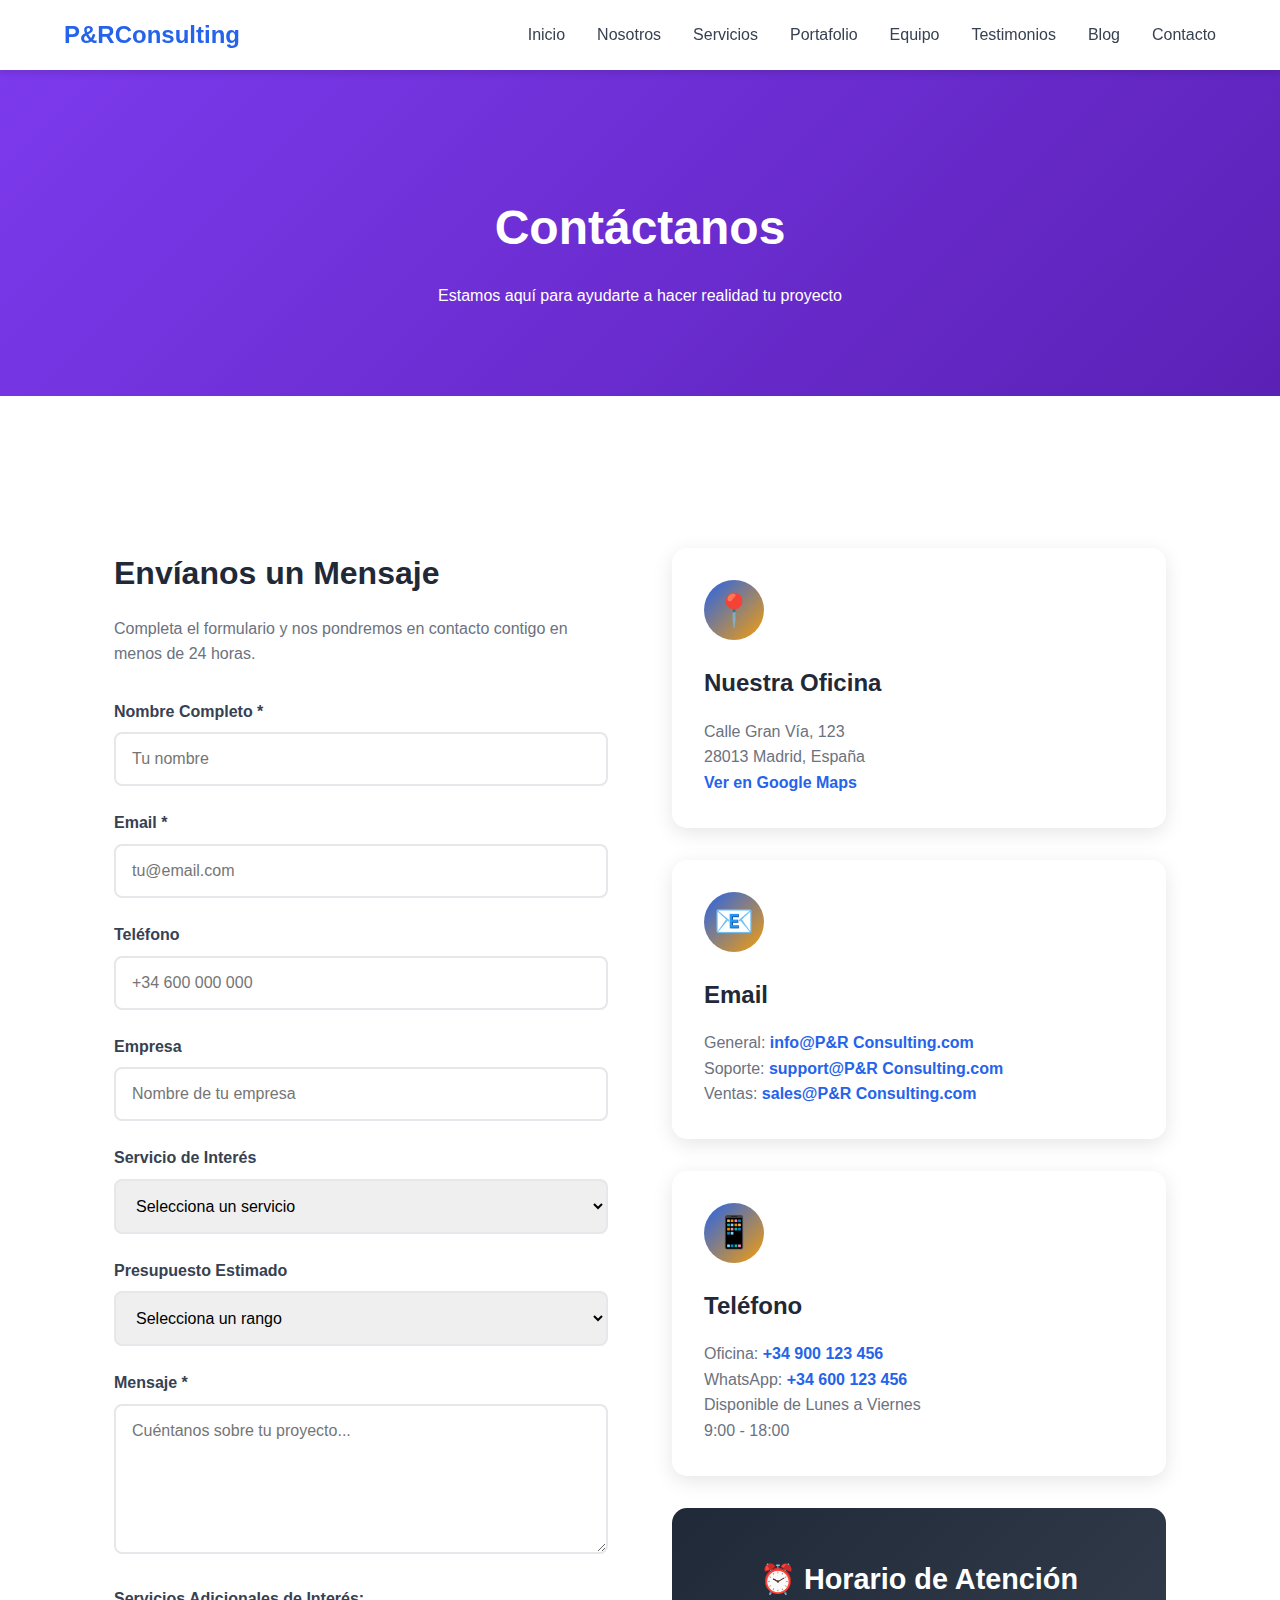
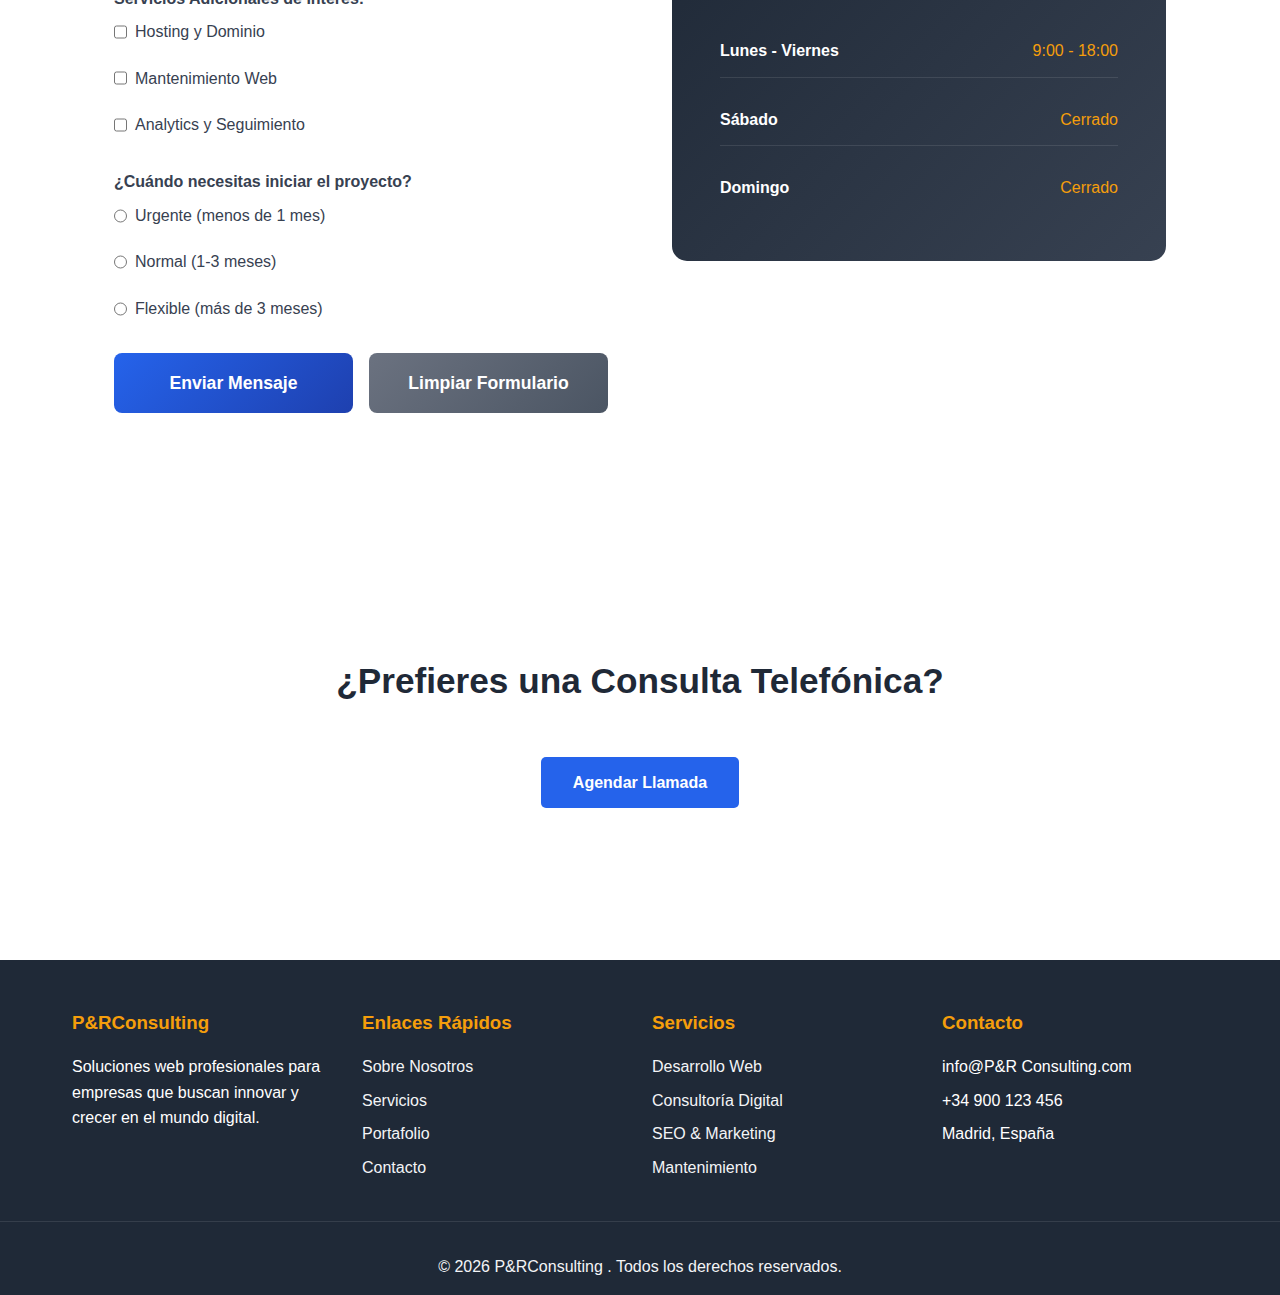
<file: contact.html>
<!doctype html>
<html lang="es">
  <head>
    <meta charset="UTF-8" />
    <meta name="viewport" content="width=device-width, initial-scale=1.0" />
    <title>Contacto - P&RConsulting</title>
    <link rel="stylesheet" href="main.css" />
    <style>
      .contact-hero {
        background: linear-gradient(135deg, #7c3aed 0%, #5b21b6 100%);
        color: white;
        padding: 6rem 0 4rem;
        margin-top: 70px;
        text-align: center;
      }

      .contact-hero h1 {
        font-size: 3rem;
        margin-bottom: 1rem;
      }

      .contact-container {
        display: grid;
        grid-template-columns: 1fr 1fr;
        gap: 4rem;
        margin: 4rem 0;
      }
      .form-group {
        margin-bottom: 1.5rem;
      }

      .form-group label {
        display: block;
        margin-bottom: 0.5rem;
        color: #374151;
        font-weight: 600;
      }

      .form-group input,
      .form-group textarea,
      .form-group select {
        width: 100%;
        padding: 1rem;
        border: 2px solid #e5e7eb;
        border-radius: 8px;
        font-size: 1rem;
        font-family: inherit;
        transition: all 0.3s ease;
      }

      .form-group input:focus,
      .form-group textarea:focus,
      .form-group select:focus {
        outline: none;
        border-color: #2563eb;
        box-shadow: 0 0 0 3px rgba(37, 99, 235, 0.1);
      }

      .form-group textarea {
        resize: vertical;
        min-height: 150px;
      }

      .submit-btn {
        width: 100%;
        padding: 1.2rem;
        background: linear-gradient(135deg, #2563eb 0%, #1e40af 100%);
        color: white;
        border: none;
        border-radius: 8px;
        font-size: 1.1rem;
        font-weight: 600;
        cursor: pointer;
        transition: all 0.3s ease;
      }

      .submit-btn:hover {
        transform: translateY(-2px);
        box-shadow: 0 10px 25px rgba(37, 99, 235, 0.3);
      }

      .contact-info-card {
        background: white;
        padding: 2rem;
        border-radius: 15px;
        box-shadow: 0 5px 20px rgba(0, 0, 0, 0.1);
        margin-bottom: 2rem;
        transition: transform 0.3s ease;
      }

      .contact-info-card:hover {
        transform: translateY(-5px);
      }

      .info-icon {
        width: 60px;
        height: 60px;
        background: linear-gradient(135deg, #2563eb, #f59e0b);
        border-radius: 50%;
        display: flex;
        align-items: center;
        justify-content: center;
        font-size: 2rem;
        margin-bottom: 1.5rem;
      }

      .contact-info-card h3 {
        color: #1f2937;
        margin-bottom: 1rem;
        font-size: 1.5rem;
      }

      .contact-info-card p {
        color: #6b7280;
        line-height: 1.6;
      }

      .contact-info-card a {
        color: #2563eb;
        text-decoration: none;
        font-weight: 600;
      }

      .map-section {
        background: #f9fafb;
        padding: 4rem 0;
        margin: 4rem 0;
      }

      .map-container {
        width: 100%;
        height: 450px;
        background: linear-gradient(135deg, #667eea 0%, #764ba2 100%);
        border-radius: 15px;
        display: flex;
        align-items: center;
        justify-content: center;
        font-size: 4rem;
        box-shadow: 0 10px 30px rgba(0, 0, 0, 0.15);
      }

      .office-hours {
        background: linear-gradient(135deg, #1f2937 0%, #374151 100%);
        color: white;
        padding: 3rem;
        border-radius: 15px;
        margin-top: 2rem;
      }

      .office-hours h3 {
        font-size: 1.8rem;
        margin-bottom: 1.5rem;
        text-align: center;
      }

      .hours-grid {
        display: grid;
        gap: 1rem;
      }

      .hours-row {
        display: flex;
        justify-content: space-between;
        padding: 0.8rem 0;
        border-bottom: 1px solid rgba(255, 255, 255, 0.1);
      }

      .hours-row:last-child {
        border-bottom: none;
      }

      .day {
        font-weight: 600;
      }

      .time {
        color: #f59e0b;
      }

      .social-links {
        display: flex;
        justify-content: center;
        gap: 1.5rem;
        margin-top: 2rem;
      }

      .social-icon {
        width: 50px;
        height: 50px;
        background: #f3f4f6;
        border-radius: 50%;
        display: flex;
        align-items: center;
        justify-content: center;
        font-size: 1.5rem;
        text-decoration: none;
        transition: all 0.3s ease;
      }

      .social-icon:hover {
        background: #2563eb;
        color: white;
        transform: translateY(-5px) rotate(360deg);
      }

      /* Estilos para checkbox y radio buttons */
      input[type="checkbox"],
      input[type="radio"] {
        width: 18px;
        height: 18px;
        cursor: pointer;
        accent-color: #2563eb;
      }

      input[type="checkbox"]:hover,
      input[type="radio"]:hover {
        transform: scale(1.1);
      }

      @media (max-width: 768px) {
        .contact-container {
          grid-template-columns: 1fr;
        }

        .map-container {
          height: 300px;
        }
      }
    </style>
  </head>
  <body>
    <nav>
      <div class="container">
        <a href="index.html" class="logo">P&RConsulting </a>
        <div class="menu-toggle" id="mobile-menu">
          <span></span>
          <span></span>
          <span></span>
        </div>
        <ul id="nav-menu">
          <li><a href="index.html">Inicio</a></li>
          <li><a href="about.html">Nosotros</a></li>
          <li><a href="services.html">Servicios</a></li>
          <li><a href="portfolio.html">Portafolio</a></li>
          <li><a href="team.html">Equipo</a></li>
          <li><a href="testimonials.html">Testimonios</a></li>
          <li><a href="blog.html">Blog</a></li>
          <li><a href="contact.html">Contacto</a></li>
        </ul>
      </div>
    </nav>

    <section class="contact-hero">
      <div class="container">
        <h1>Contáctanos</h1>
        <p>Estamos aquí para ayudarte a hacer realidad tu proyecto</p>
      </div>
    </section>

    <section>
      <div class="container">
        <div class="contact-container">
          <div class="contact-form-section">
            <h2 style="font-size: 2rem; color: #1f2937; margin-bottom: 1rem">
              Envíanos un Mensaje
            </h2>
            <p style="color: #6b7280; margin-bottom: 2rem">
              Completa el formulario y nos pondremos en contacto contigo en
              menos de 24 horas.
            </p>

            <form>
              <div class="form-group">
                <label for="name">Nombre Completo *</label>
                <input
                  type="text"
                  id="name"
                  name="name"
                  required
                  placeholder="Tu nombre"
                />
              </div>

              <div class="form-group">
                <label for="email">Email *</label>
                <input
                  type="email"
                  id="email"
                  name="email"
                  required
                  placeholder="tu@email.com"
                />
              </div>

              <div class="form-group">
                <label for="phone">Teléfono</label>
                <input
                  type="tel"
                  id="phone"
                  name="phone"
                  placeholder="+34 600 000 000"
                />
              </div>

              <div class="form-group">
                <label for="company">Empresa</label>
                <input
                  type="text"
                  id="company"
                  name="company"
                  placeholder="Nombre de tu empresa"
                />
              </div>

              <div class="form-group">
                <label for="service">Servicio de Interés</label>
                <select id="service" name="service">
                  <option value="">Selecciona un servicio</option>
                  <option value="web-development">Desarrollo Web</option>
                  <option value="mobile-development">Desarrollo Móvil</option>
                  <option value="design">Diseño UX/UI</option>
                  <option value="consulting">Consultoría Digital</option>
                  <option value="seo">SEO & Marketing</option>
                  <option value="maintenance">Mantenimiento</option>
                </select>
              </div>

              <div class="form-group">
                <label for="budget">Presupuesto Estimado</label>
                <select id="budget" name="budget">
                  <option value="">Selecciona un rango</option>
                  <option value="1000-5000">1.000€ - 5.000€</option>
                  <option value="5000-10000">5.000€ - 10.000€</option>
                  <option value="10000-25000">10.000€ - 25.000€</option>
                  <option value="25000+">Más de 25.000€</option>
                </select>
              </div>

              <div class="form-group">
                <label for="message">Mensaje *</label>
                <textarea
                  id="message"
                  name="message"
                  required
                  placeholder="Cuéntanos sobre tu proyecto..."
                ></textarea>
              </div>

              <div class="form-group">
                <label>Servicios Adicionales de Interés:</label>
                <div
                  style="
                    display: flex;
                    flex-direction: column;
                    gap: 0.8rem;
                    margin-top: 0.5rem;
                  "
                >
                  <label
                    style="
                      display: flex;
                      align-items: center;
                      font-weight: normal;
                      cursor: pointer;
                    "
                  >
                    <input
                      type="checkbox"
                      name="services[]"
                      value="hosting"
                      style="margin-right: 0.5rem; width: auto; cursor: pointer"
                    />
                    Hosting y Dominio
                  </label>
                  <label
                    style="
                      display: flex;
                      align-items: center;
                      font-weight: normal;
                      cursor: pointer;
                    "
                  >
                    <input
                      type="checkbox"
                      name="services[]"
                      value="maintenance"
                      style="margin-right: 0.5rem; width: auto; cursor: pointer"
                    />
                    Mantenimiento Web
                  </label>
                  <label
                    style="
                      display: flex;
                      align-items: center;
                      font-weight: normal;
                      cursor: pointer;
                    "
                  >
                    <input
                      type="checkbox"
                      name="services[]"
                      value="analytics"
                      style="margin-right: 0.5rem; width: auto; cursor: pointer"
                    />
                    Analytics y Seguimiento
                  </label>
                </div>
              </div>

              <div class="form-group">
                <label>¿Cuándo necesitas iniciar el proyecto?</label>
                <div
                  style="
                    display: flex;
                    flex-direction: column;
                    gap: 0.8rem;
                    margin-top: 0.5rem;
                  "
                >
                  <label
                    style="
                      display: flex;
                      align-items: center;
                      font-weight: normal;
                      cursor: pointer;
                    "
                  >
                    <input
                      type="radio"
                      name="timeline"
                      value="urgent"
                      style="margin-right: 0.5rem; width: auto; cursor: pointer"
                    />
                    Urgente (menos de 1 mes)
                  </label>
                  <label
                    style="
                      display: flex;
                      align-items: center;
                      font-weight: normal;
                      cursor: pointer;
                    "
                  >
                    <input
                      type="radio"
                      name="timeline"
                      value="normal"
                      style="margin-right: 0.5rem; width: auto; cursor: pointer"
                    />
                    Normal (1-3 meses)
                  </label>
                  <label
                    style="
                      display: flex;
                      align-items: center;
                      font-weight: normal;
                      cursor: pointer;
                    "
                  >
                    <input
                      type="radio"
                      name="timeline"
                      value="flexible"
                      style="margin-right: 0.5rem; width: auto; cursor: pointer"
                    />
                    Flexible (más de 3 meses)
                  </label>
                </div>
              </div>

              <div style="display: flex; gap: 1rem; margin-top: 1rem">
                <button type="submit" class="submit-btn" style="flex: 1">
                  Enviar Mensaje
                </button>
                <button
                  type="reset"
                  class="submit-btn"
                  style="
                    flex: 1;
                    background: linear-gradient(
                      135deg,
                      #6b7280 0%,
                      #4b5563 100%
                    );
                  "
                >
                  Limpiar Formulario
                </button>
              </div>
            </form>
          </div>

          <div class="contact-info-section">
            <div class="contact-info-card">
              <div class="info-icon">📍</div>
              <h3>Nuestra Oficina</h3>
              <p>
                Calle Gran Vía, 123<br />
                28013 Madrid, España<br />
                <a href="#">Ver en Google Maps</a>
              </p>
            </div>

            <div class="contact-info-card">
              <div class="info-icon">📧</div>
              <h3>Email</h3>
              <p>
                General:
                <a href="mailto:info@P&R Consulting.com"
                  >info@P&R Consulting.com</a
                ><br />
                Soporte:
                <a href="mailto:support@P&R Consulting.com"
                  >support@P&R Consulting.com</a
                ><br />
                Ventas:
                <a href="mailto:sales@P&R Consulting.com"
                  >sales@P&R Consulting.com</a
                >
              </p>
            </div>

            <div class="contact-info-card">
              <div class="info-icon">📱</div>
              <h3>Teléfono</h3>
              <p>
                Oficina: <a href="tel:+34900123456">+34 900 123 456</a><br />
                WhatsApp: <a href="tel:+34600123456">+34 600 123 456</a><br />
                Disponible de Lunes a Viernes<br />
                9:00 - 18:00
              </p>
            </div>

            <div class="office-hours">
              <h3>⏰ Horario de Atención</h3>
              <div class="hours-grid">
                <div class="hours-row">
                  <span class="day">Lunes - Viernes</span>
                  <span class="time">9:00 - 18:00</span>
                </div>
                <div class="hours-row">
                  <span class="day">Sábado</span>
                  <span class="time">Cerrado</span>
                </div>
                <div class="hours-row">
                  <span class="day">Domingo</span>
                  <span class="time">Cerrado</span>
                </div>
              </div>
            </div>
          </div>
        </div>
      </div>
    </section>
    <section>
      <div class="container text-center">
        <h2 class="section-title">¿Prefieres una Consulta Telefónica?</h2>
        <a href="#" class="btn">Agendar Llamada </a>
      </div>
    </section>

    <footer>
      <div class="footer-content">
        <div>
          <h3>P&RConsulting</h3>
          <p>
            Soluciones web profesionales para empresas que buscan innovar y
            crecer en el mundo digital.
          </p>
        </div>
        <div>
          <h3>Enlaces Rápidos</h3>
          <ul>
            <li><a href="about.html">Sobre Nosotros</a></li>
            <li><a href="services.html">Servicios</a></li>
            <li><a href="portfolio.html">Portafolio</a></li>
            <li><a href="contact.html">Contacto</a></li>
          </ul>
        </div>
        <div>
          <h3>Servicios</h3>
          <ul>
            <li><a href="services.html">Desarrollo Web</a></li>
            <li><a href="services.html">Consultoría Digital</a></li>
            <li><a href="services.html">SEO & Marketing</a></li>
            <li><a href="services.html">Mantenimiento</a></li>
          </ul>
        </div>
        <div>
          <h3>Contacto</h3>
          <ul>
            <li>info@P&R Consulting.com</li>
            <li>+34 900 123 456</li>
            <li>Madrid, España</li>
          </ul>
        </div>
      </div>
      <div class="copyright">
        <p>&copy; 2026 P&RConsulting . Todos los derechos reservados.</p>
      </div>
    </footer>

    <script>
      const mobileMenu = document.getElementById("mobile-menu");
      const navMenu = document.getElementById("nav-menu");

      mobileMenu.addEventListener("click", function () {
        mobileMenu.classList.toggle("active");
        navMenu.classList.toggle("active");
      });

      document.querySelectorAll("#nav-menu a").forEach((link) => {
        link.addEventListener("click", () => {
          mobileMenu.classList.remove("active");
          navMenu.classList.remove("active");
        });
      });
    </script>
  </body>
</html>
</file>
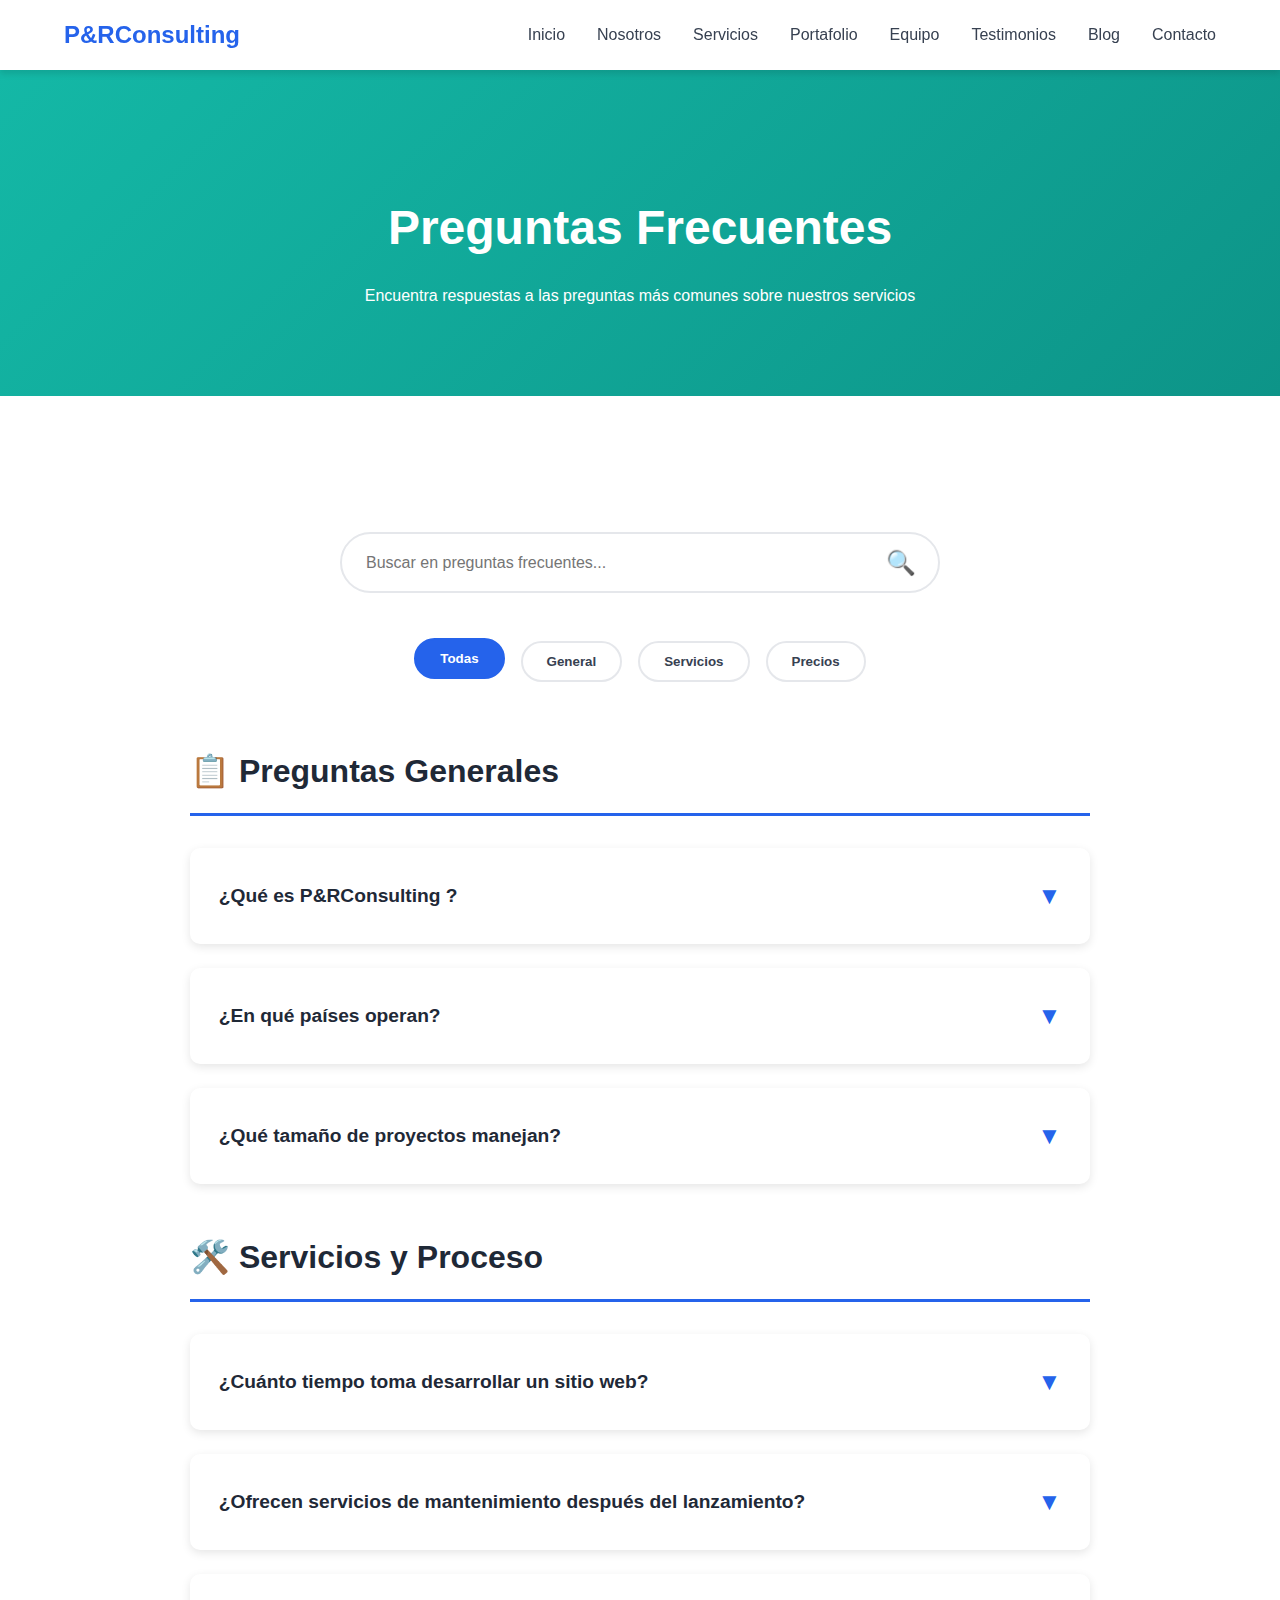
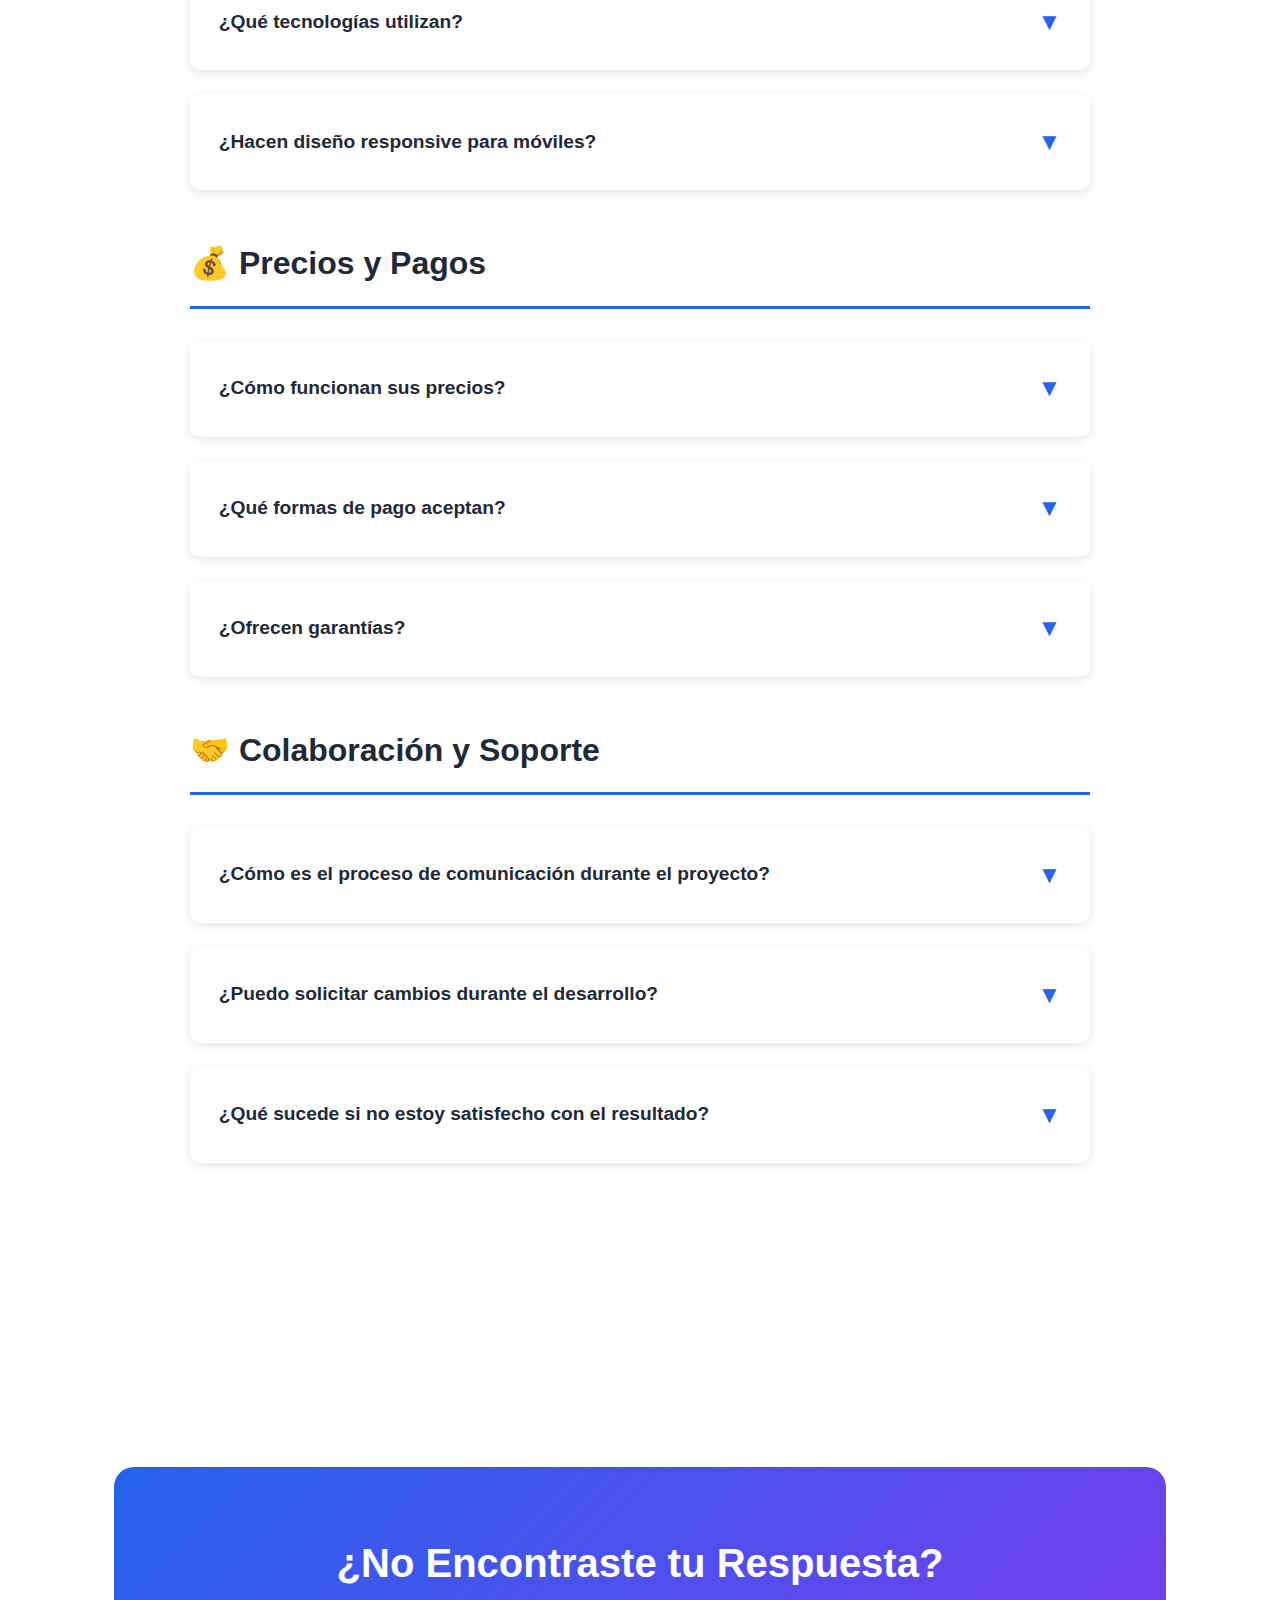
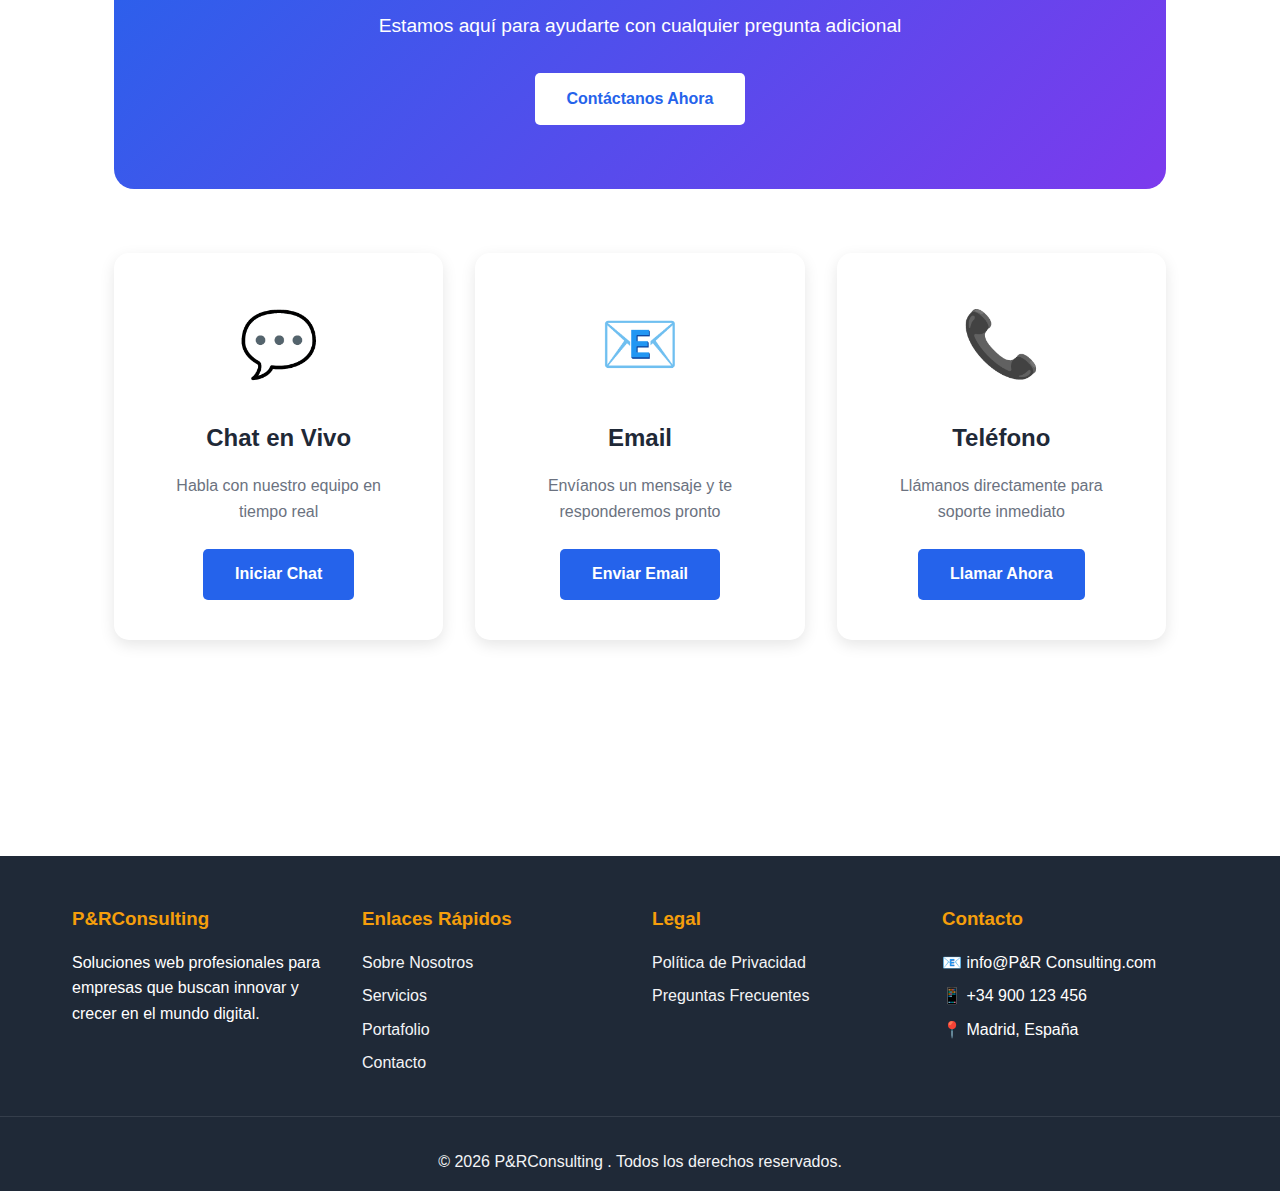
<file: faq.html>
<!doctype html>
<html lang="es">
  <head>
    <meta charset="UTF-8" />
    <meta name="viewport" content="width=device-width, initial-scale=1.0" />
    <title>Preguntas Frecuentes - P&RConsulting</title>
    <link rel="stylesheet" href="main.css" />
    <style>
      .faq-hero {
        background: linear-gradient(135deg, #14b8a6 0%, #0d9488 100%);
        color: white;
        padding: 6rem 0 4rem;
        margin-top: 70px;
        text-align: center;
      }

      .faq-hero h1 {
        font-size: 3rem;
        margin-bottom: 1rem;
      }

      .faq-container {
        max-width: 900px;
        margin: 4rem auto;
      }

      .faq-categories {
        display: flex;
        justify-content: center;
        gap: 1rem;
        margin: 3rem 0;
        flex-wrap: wrap;
      }

      .category-btn {
        padding: 0.7rem 1.5rem;
        background: white;
        color: #374151;
        border: 2px solid #e5e7eb;
        border-radius: 25px;
        cursor: pointer;
        transition: all 0.3s ease;
        font-weight: 600;
      }

      .category-btn:hover,
      .category-btn.active {
        background: #2563eb;
        color: white;
        border-color: #2563eb;
        transform: translateY(-3px);
      }

      .faq-section {
        margin-bottom: 3rem;
      }

      .faq-section-title {
        font-size: 2rem;
        color: #1f2937;
        margin-bottom: 2rem;
        padding-bottom: 1rem;
        border-bottom: 3px solid #2563eb;
      }

      .faq-item {
        background: white;
        border-radius: 10px;
        margin-bottom: 1.5rem;
        box-shadow: 0 3px 10px rgba(0, 0, 0, 0.1);
        overflow: hidden;
        transition: all 0.3s ease;
      }

      .faq-item:hover {
        box-shadow: 0 8px 20px rgba(0, 0, 0, 0.15);
      }

      .faq-question {
        padding: 1.8rem;
        cursor: pointer;
        display: flex;
        justify-content: space-between;
        align-items: center;
        gap: 1rem;
        transition: background 0.3s ease;
      }

      .faq-question:hover {
        background: #f9fafb;
      }

      .faq-question h3 {
        color: #1f2937;
        font-size: 1.2rem;
        margin: 0;
      }

      .faq-icon {
        font-size: 1.5rem;
        color: #2563eb;
        transition: transform 0.3s ease;
        flex-shrink: 0;
      }

      .faq-item.active .faq-icon {
        transform: rotate(180deg);
      }

      .faq-answer {
        max-height: 0;
        overflow: hidden;
        transition:
          max-height 0.3s ease,
          padding 0.3s ease;
        padding: 0 1.8rem;
      }

      .faq-item.active .faq-answer {
        max-height: 500px;
        padding: 0 1.8rem 1.8rem;
      }

      .faq-answer p {
        color: #6b7280;
        line-height: 1.8;
        margin: 0;
      }

      .help-banner {
        background: linear-gradient(135deg, #2563eb 0%, #7c3aed 100%);
        color: white;
        padding: 4rem 2rem;
        border-radius: 20px;
        text-align: center;
        margin: 4rem 0;
      }

      .help-banner h2 {
        font-size: 2.5rem;
        margin-bottom: 1rem;
      }

      .help-banner p {
        font-size: 1.2rem;
        margin-bottom: 2rem;
      }

      .help-cards {
        display: grid;
        grid-template-columns: repeat(auto-fit, minmax(250px, 1fr));
        gap: 2rem;
        margin: 4rem 0;
      }

      .help-card {
        background: white;
        padding: 2.5rem;
        border-radius: 15px;
        box-shadow: 0 5px 15px rgba(0, 0, 0, 0.1);
        text-align: center;
        transition: transform 0.3s ease;
      }

      .help-card:hover {
        transform: translateY(-10px);
      }

      .help-icon {
        font-size: 4rem;
        margin-bottom: 1.5rem;
      }

      .help-card h3 {
        color: #1f2937;
        margin-bottom: 1rem;
        font-size: 1.5rem;
      }

      .help-card p {
        color: #6b7280;
        margin-bottom: 1.5rem;
        line-height: 1.6;
      }

      .search-box {
        max-width: 600px;
        margin: 3rem auto;
        position: relative;
      }

      .search-box input {
        width: 100%;
        padding: 1.2rem 3.5rem 1.2rem 1.5rem;
        border: 2px solid #e5e7eb;
        border-radius: 50px;
        font-size: 1rem;
        transition: all 0.3s ease;
      }

      .search-box input:focus {
        outline: none;
        border-color: #2563eb;
        box-shadow: 0 0 0 3px rgba(37, 99, 235, 0.1);
      }

      .search-icon {
        position: absolute;
        right: 1.5rem;
        top: 50%;
        transform: translateY(-50%);
        font-size: 1.5rem;
        color: #9ca3af;
      }

      @media (max-width: 768px) {
        .faq-container {
          padding: 0 1rem;
        }
      }
    </style>
  </head>
  <body>
    <nav>
      <div class="container">
        <a href="index.html" class="logo">P&RConsulting </a>
        <div class="mobile-menu" id="mobile-menu">
          <span></span>
          <span></span>
          <span></span>
        </div>
        <ul id="nav-menu">
          <li><a href="index.html">Inicio</a></li>
          <li><a href="about.html">Nosotros</a></li>
          <li><a href="services.html">Servicios</a></li>
          <li><a href="portfolio.html">Portafolio</a></li>
          <li><a href="team.html">Equipo</a></li>
          <li><a href="testimonials.html">Testimonios</a></li>
          <li><a href="blog.html">Blog</a></li>
          <li><a href="contact.html">Contacto</a></li>
        </ul>
      </div>
    </nav>

    <section class="faq-hero">
      <div class="container">
        <h1>Preguntas Frecuentes</h1>
        <p>
          Encuentra respuestas a las preguntas más comunes sobre nuestros
          servicios
        </p>
      </div>
    </section>

    <section>
      <div class="container">
        <div class="search-box">
          <input type="text" placeholder="Buscar en preguntas frecuentes..." />
          <span class="search-icon">🔍</span>
        </div>

        <div class="faq-categories">
          <button class="category-btn active">Todas</button>
          <button class="category-btn">General</button>
          <button class="category-btn">Servicios</button>
          <button class="category-btn">Precios</button>
        </div>

        <div class="faq-container">
          <div class="faq-section">
            <h2 class="faq-section-title">📋 Preguntas Generales</h2>

            <div class="faq-item">
              <div
                class="faq-question"
                onclick="this.parentElement.classList.toggle('active')"
              >
                <h3>¿Qué es P&RConsulting ?</h3>
                <span class="faq-icon">▼</span>
              </div>
              <div class="faq-answer">
                <p>
                  P&RConsulting es una empresa especializada en soluciones web y
                  transformación digital. Ofrecemos servicios de desarrollo web,
                  diseño UX/UI, consultoría digital, marketing online y
                  mantenimiento de sitios web. Con más de 15 años de
                  experiencia, ayudamos a empresas de todos los tamaños a
                  alcanzar sus objetivos digitales.
                </p>
              </div>
            </div>

            <div class="faq-item">
              <div
                class="faq-question"
                onclick="this.parentElement.classList.toggle('active')"
              >
                <h3>¿En qué países operan?</h3>
                <span class="faq-icon">▼</span>
              </div>
              <div class="faq-answer">
                <p>
                  Nuestra oficina principal está en Madrid, España, pero
                  trabajamos con clientes de todo el mundo. Ofrecemos servicios
                  remotos y podemos comunicarnos en varios idiomas. Hemos
                  completado proyectos exitosos en más de 20 países en Europa,
                  América y Asia.
                </p>
              </div>
            </div>

            <div class="faq-item">
              <div
                class="faq-question"
                onclick="this.parentElement.classList.toggle('active')"
              >
                <h3>¿Qué tamaño de proyectos manejan?</h3>
                <span class="faq-icon">▼</span>
              </div>
              <div class="faq-answer">
                <p>
                  Trabajamos con proyectos de todos los tamaños, desde sitios
                  web sencillos para pequeñas empresas hasta aplicaciones web
                  complejas para grandes corporaciones. Nuestro equipo diverso y
                  experimentado nos permite adaptarnos a las necesidades
                  específicas de cada cliente.
                </p>
              </div>
            </div>
          </div>

          <div class="faq-section">
            <h2 class="faq-section-title">🛠️ Servicios y Proceso</h2>

            <div class="faq-item">
              <div
                class="faq-question"
                onclick="this.parentElement.classList.toggle('active')"
              >
                <h3>¿Cuánto tiempo toma desarrollar un sitio web?</h3>
                <span class="faq-icon">▼</span>
              </div>
              <div class="faq-answer">
                <p>
                  El tiempo de desarrollo depende de la complejidad del
                  proyecto. Un sitio web básico puede tomar de 2-4 semanas,
                  mientras que un sitio más complejo con funcionalidades
                  personalizadas puede tomar de 2-4 meses. Durante la fase de
                  descubrimiento, proporcionamos un cronograma detallado basado
                  en tus necesidades específicas.
                </p>
              </div>
            </div>

            <div class="faq-item">
              <div
                class="faq-question"
                onclick="this.parentElement.classList.toggle('active')"
              >
                <h3>
                  ¿Ofrecen servicios de mantenimiento después del lanzamiento?
                </h3>
                <span class="faq-icon">▼</span>
              </div>
              <div class="faq-answer">
                <p>
                  Sí, ofrecemos planes de mantenimiento mensuales que incluyen
                  actualizaciones de seguridad, backups automáticos, monitoreo
                  24/7, soporte técnico y optimización continua. También podemos
                  ayudarte con actualizaciones de contenido y nuevas
                  funcionalidades según sea necesario.
                </p>
              </div>
            </div>

            <div class="faq-item">
              <div
                class="faq-question"
                onclick="this.parentElement.classList.toggle('active')"
              >
                <h3>¿Qué tecnologías utilizan?</h3>
                <span class="faq-icon">▼</span>
              </div>
              <div class="faq-answer">
                <p>
                  Trabajamos con las tecnologías más modernas y confiables del
                  mercado, incluyendo React, Vue.js, Next.js, Node.js,
                  WordPress, PHP, Python, y más. Seleccionamos la tecnología más
                  adecuada para cada proyecto basándonos en los requisitos
                  específicos, escalabilidad y objetivos a largo plazo.
                </p>
              </div>
            </div>

            <div class="faq-item">
              <div
                class="faq-question"
                onclick="this.parentElement.classList.toggle('active')"
              >
                <h3>¿Hacen diseño responsive para móviles?</h3>
                <span class="faq-icon">▼</span>
              </div>
              <div class="faq-answer">
                <p>
                  Absolutamente. Todos nuestros diseños son completamente
                  responsive y se adaptan perfectamente a cualquier dispositivo
                  (móvil, tablet, desktop). Seguimos un enfoque mobile-first
                  para asegurar que tu sitio web ofrezca una experiencia óptima
                  en todos los tamaños de pantalla.
                </p>
              </div>
            </div>
          </div>

          <div class="faq-section">
            <h2 class="faq-section-title">💰 Precios y Pagos</h2>

            <div class="faq-item">
              <div
                class="faq-question"
                onclick="this.parentElement.classList.toggle('active')"
              >
                <h3>¿Cómo funcionan sus precios?</h3>
                <span class="faq-icon">▼</span>
              </div>
              <div class="faq-answer">
                <p>
                  Nuestros precios varían según el alcance y complejidad del
                  proyecto. Ofrecemos cotizaciones personalizadas después de
                  entender tus necesidades específicas. Algunos servicios tienen
                  precios fijos (como mantenimiento mensual), mientras que otros
                  se cotizan por proyecto. Siempre proporcionamos presupuestos
                  detallados y transparentes.
                </p>
              </div>
            </div>

            <div class="faq-item">
              <div
                class="faq-question"
                onclick="this.parentElement.classList.toggle('active')"
              >
                <h3>¿Qué formas de pago aceptan?</h3>
                <span class="faq-icon">▼</span>
              </div>
              <div class="faq-answer">
                <p>
                  Aceptamos transferencias bancarias, tarjetas de crédito/débito
                  y PayPal. Para proyectos grandes, ofrecemos planes de pago en
                  fases (generalmente un 40% al inicio, 30% en el punto medio y
                  30% al finalizar). Los pagos mensuales de mantenimiento se
                  pueden domiciliar automáticamente.
                </p>
              </div>
            </div>

            <div class="faq-item">
              <div
                class="faq-question"
                onclick="this.parentElement.classList.toggle('active')"
              >
                <h3>¿Ofrecen garantías?</h3>
                <span class="faq-icon">▼</span>
              </div>
              <div class="faq-answer">
                <p>
                  Sí, todos nuestros proyectos incluyen una garantía de 30 días
                  contra defectos y errores después del lanzamiento. Esto
                  significa que corregiremos cualquier bug o problema sin costo
                  adicional durante este período. Además, nuestros planes de
                  mantenimiento incluyen cobertura continua.
                </p>
              </div>
            </div>
          </div>

          <div class="faq-section">
            <h2 class="faq-section-title">🤝 Colaboración y Soporte</h2>

            <div class="faq-item">
              <div
                class="faq-question"
                onclick="this.parentElement.classList.toggle('active')"
              >
                <h3>
                  ¿Cómo es el proceso de comunicación durante el proyecto?
                </h3>
                <span class="faq-icon">▼</span>
              </div>
              <div class="faq-answer">
                <p>
                  Mantenemos comunicación constante y transparente. Asignamos un
                  gerente de proyecto dedicado que será tu punto de contacto
                  principal. Realizamos reuniones semanales de seguimiento,
                  enviamos reportes de progreso y estás siempre bienvenido a
                  contactarnos por email, teléfono o videollamada cuando lo
                  necesites.
                </p>
              </div>
            </div>

            <div class="faq-item">
              <div
                class="faq-question"
                onclick="this.parentElement.classList.toggle('active')"
              >
                <h3>¿Puedo solicitar cambios durante el desarrollo?</h3>
                <span class="faq-icon">▼</span>
              </div>
              <div class="faq-answer">
                <p>
                  Sí, somos flexibles y entendemos que los requisitos pueden
                  evolucionar. Incluimos un número razonable de revisiones en
                  nuestros proyectos. Los cambios importantes fuera del alcance
                  original se gestionan mediante órdenes de cambio, y siempre te
                  informamos del impacto en tiempo y costo antes de proceder.
                </p>
              </div>
            </div>

            <div class="faq-item">
              <div
                class="faq-question"
                onclick="this.parentElement.classList.toggle('active')"
              >
                <h3>¿Qué sucede si no estoy satisfecho con el resultado?</h3>
                <span class="faq-icon">▼</span>
              </div>
              <div class="faq-answer">
                <p>
                  Tu satisfacción es nuestra prioridad. Trabajamos en
                  iteraciones y obtenemos tu aprobación en cada fase importante.
                  Si hay algo que no cumple tus expectativas, trabajaremos
                  contigo para ajustarlo hasta que estés completamente
                  satisfecho. Nuestro objetivo es construir relaciones a largo
                  plazo basadas en resultados excepcionales.
                </p>
              </div>
            </div>
          </div>
        </div>
      </div>
    </section>

    <section>
      <div class="container">
        <div class="help-banner">
          <h2>¿No Encontraste tu Respuesta?</h2>
          <p>Estamos aquí para ayudarte con cualquier pregunta adicional</p>
          <a
            href="contact.html"
            class="btn"
            style="background: white; color: #2563eb"
            >Contáctanos Ahora</a
          >
        </div>

        <div class="help-cards">
          <div class="help-card">
            <div class="help-icon">💬</div>
            <h3>Chat en Vivo</h3>
            <p>Habla con nuestro equipo en tiempo real</p>
            <a href="#" class="btn">Iniciar Chat</a>
          </div>

          <div class="help-card">
            <div class="help-icon">📧</div>
            <h3>Email</h3>
            <p>Envíanos un mensaje y te responderemos pronto</p>
            <a href="contact.html" class="btn">Enviar Email</a>
          </div>

          <div class="help-card">
            <div class="help-icon">📞</div>
            <h3>Teléfono</h3>
            <p>Llámanos directamente para soporte inmediato</p>
            <a href="tel:+34900123456" class="btn">Llamar Ahora</a>
          </div>
        </div>
      </div>
    </section>

    <footer>
      <div class="footer-content">
        <div>
          <h3>P&RConsulting</h3>
          <p>
            Soluciones web profesionales para empresas que buscan innovar y
            crecer en el mundo digital.
          </p>
        </div>
        <div>
          <h3>Enlaces Rápidos</h3>
          <ul>
            <li><a href="about.html">Sobre Nosotros</a></li>
            <li><a href="services.html">Servicios</a></li>
            <li><a href="portfolio.html">Portafolio</a></li>
            <li><a href="contact.html">Contacto</a></li>
          </ul>
        </div>
        <div>
          <h3>Legal</h3>
          <ul>
            <li><a href="privacy.html">Política de Privacidad</a></li>
            <li><a href="faq.html">Preguntas Frecuentes</a></li>
          </ul>
        </div>
        <div>
          <h3>Contacto</h3>
          <ul>
            <li>📧 info@P&R Consulting.com</li>
            <li>📱 +34 900 123 456</li>
            <li>📍 Madrid, España</li>
          </ul>
        </div>
      </div>
      <div class="copyright">
        <p>&copy; 2026 P&RConsulting . Todos los derechos reservados.</p>
      </div>
    </footer>

    <script>
      document.querySelectorAll(".faq-question").forEach((question) => {
        question.addEventListener("click", function () {
          this.parentElement.classList.toggle("active");
        });
      });
    </script>

    <script>
      const mobileMenu = document.getElementById("mobile-menu");
      const navMenu = document.getElementById("nav-menu");

      mobileMenu.addEventListener("click", function () {
        mobileMenu.classList.toggle("active");
        navMenu.classList.toggle("active");
      });

      document.querySelectorAll("#nav-menu a").forEach((link) => {
        link.addEventListener("click", () => {
          mobileMenu.classList.remove("active");
          navMenu.classList.remove("active");
        });
      });
    </script>
  </body>
</html>
</file>
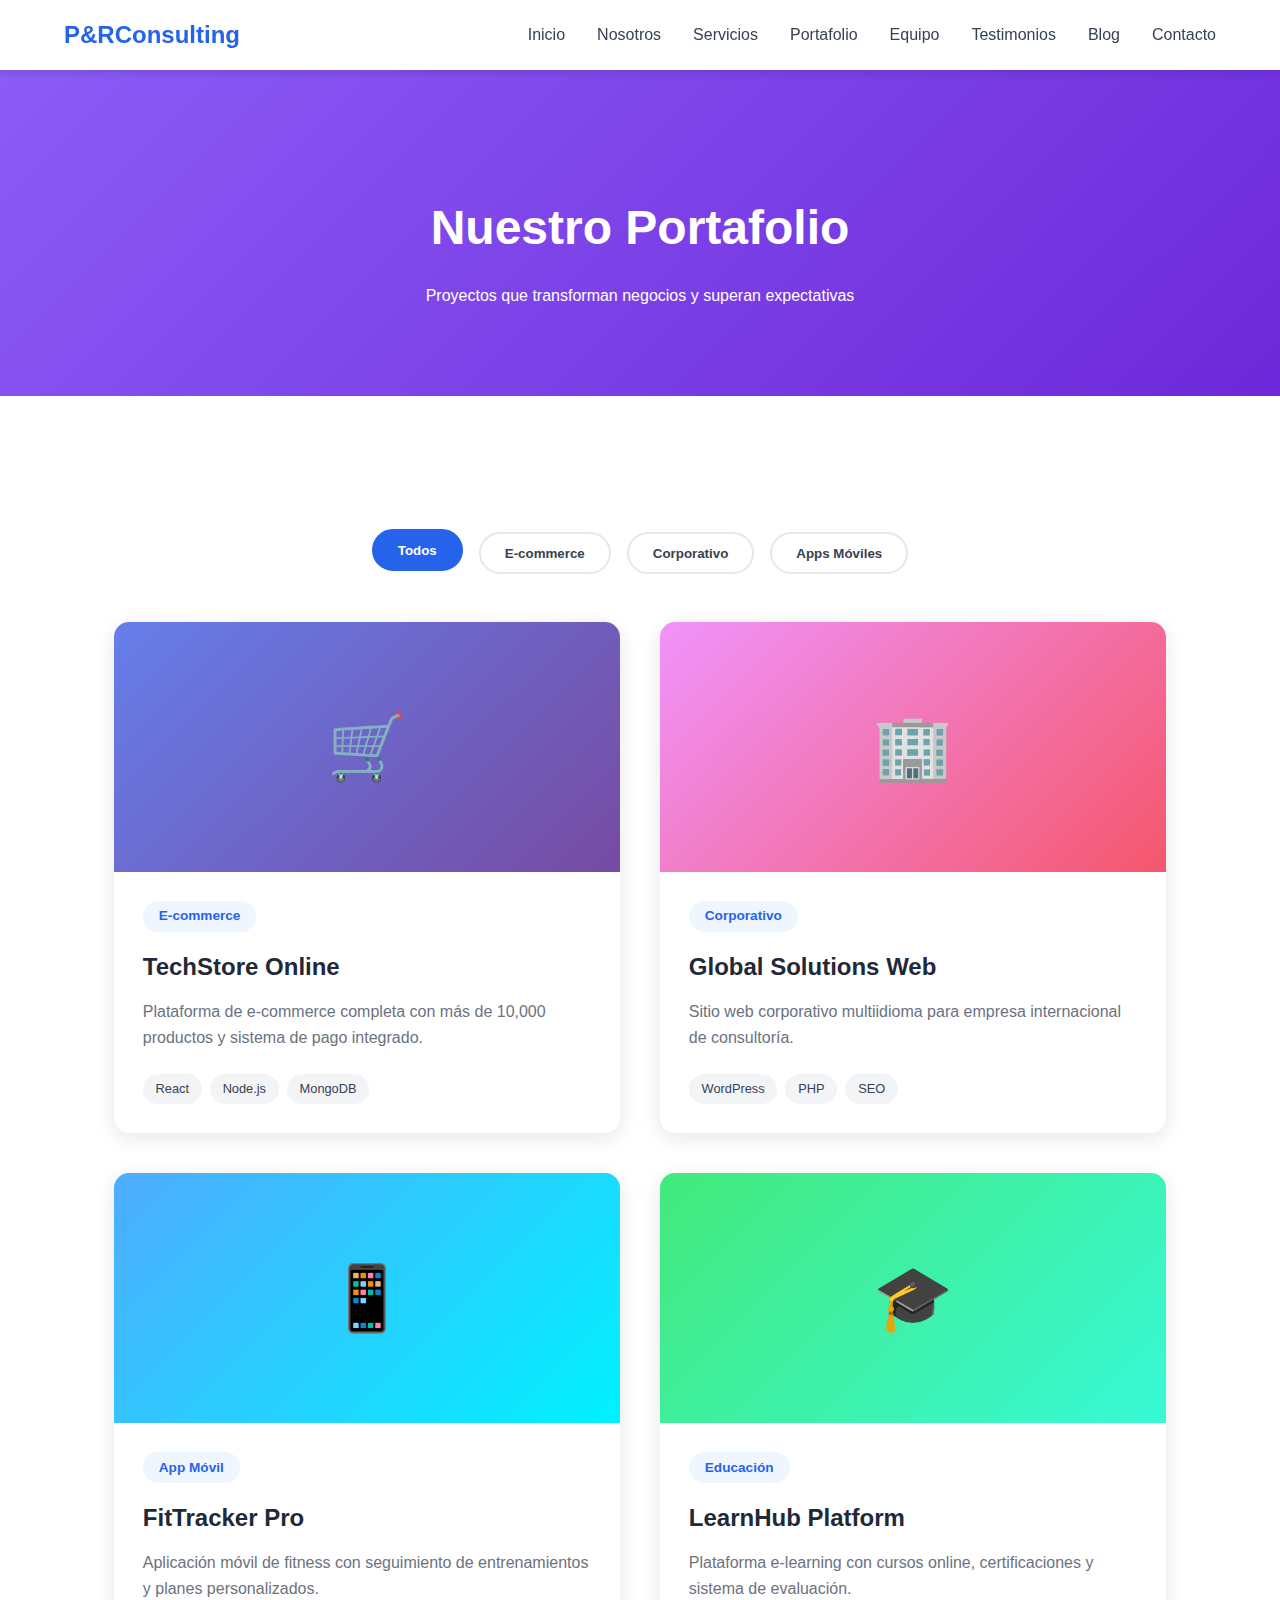
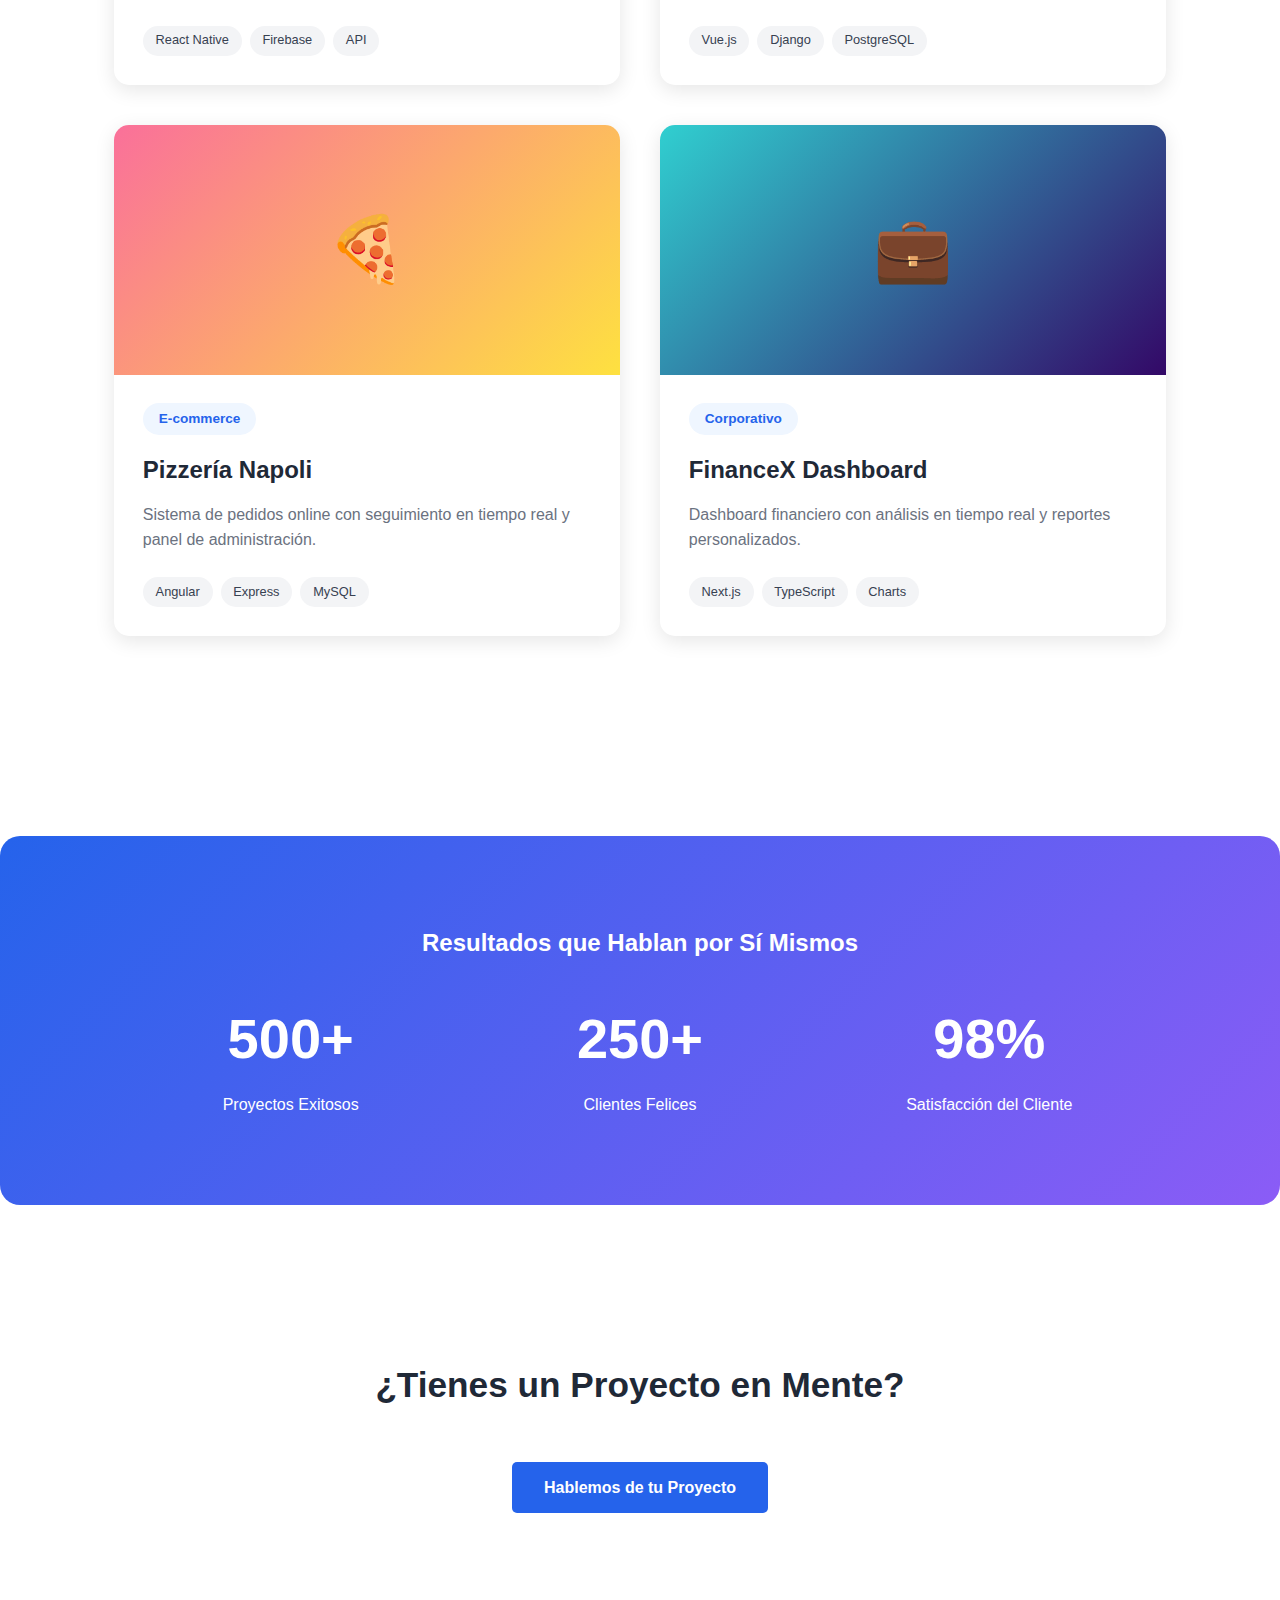
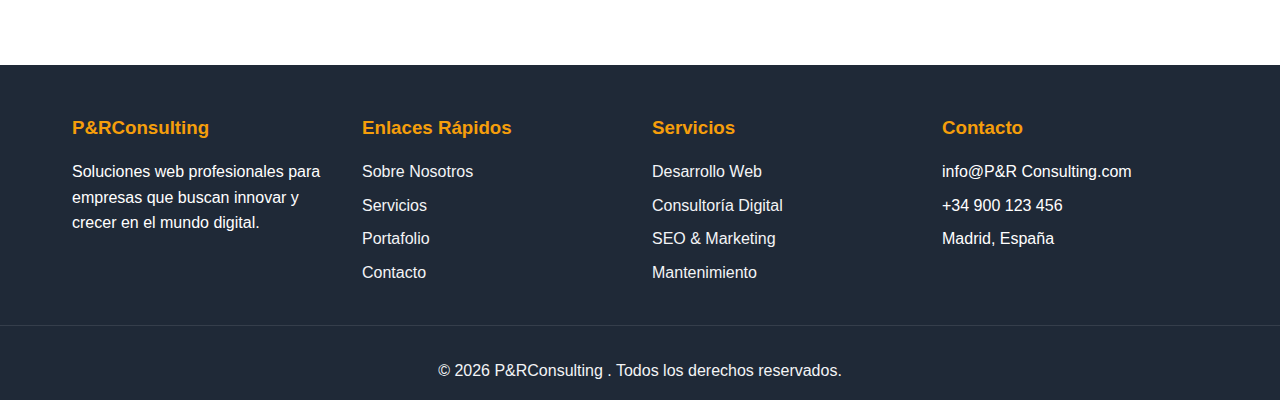
<file: portfolio.html>
<!doctype html>
<html lang="es">
  <head>
    <meta charset="UTF-8" />
    <meta name="viewport" content="width=device-width, initial-scale=1.0" />
    <title>Portafolio - P&RConsulting</title>
    <link rel="stylesheet" href="main.css" />
    <style>
      .portfolio-hero {
        background: linear-gradient(135deg, #8b5cf6 0%, #6d28d9 100%);
        color: white;
        padding: 6rem 0 4rem;
        margin-top: 70px;
        text-align: center;
      }

      .portfolio-hero h1 {
        font-size: 3rem;
        margin-bottom: 1rem;
      }

      .filter-buttons {
        display: flex;
        justify-content: center;
        gap: 1rem;
        margin: 3rem 0;
        flex-wrap: wrap;
      }

      .filter-btn {
        padding: 0.7rem 1.5rem;
        background: white;
        color: #374151;
        border: 2px solid #e5e7eb;
        border-radius: 25px;
        cursor: pointer;
        transition: all 0.3s ease;
        font-weight: 600;
      }

      .filter-btn:hover,
      .filter-btn.active {
        background: #2563eb;
        color: white;
        border-color: #2563eb;
        transform: translateY(-3px);
      }

      .portfolio-grid {
        display: grid;
        grid-template-columns: repeat(auto-fill, minmax(350px, 1fr));
        gap: 2.5rem;
        margin: 3rem 0;
      }

      .portfolio-item {
        background: white;
        border-radius: 15px;
        overflow: hidden;
        box-shadow: 0 5px 20px rgba(0, 0, 0, 0.1);
        transition: all 0.4s ease;
        cursor: pointer;
      }

      .portfolio-item:hover {
        transform: translateY(-10px);
        box-shadow: 0 15px 35px rgba(0, 0, 0, 0.2);
      }

      .portfolio-image {
        width: 100%;
        height: 250px;
        background: linear-gradient(135deg, #667eea 0%, #764ba2 100%);
        display: flex;
        align-items: center;
        justify-content: center;
        font-size: 4rem;
        position: relative;
        overflow: hidden;
      }

      .portfolio-item:nth-child(2) .portfolio-image {
        background: linear-gradient(135deg, #f093fb 0%, #f5576c 100%);
      }

      .portfolio-item:nth-child(3) .portfolio-image {
        background: linear-gradient(135deg, #4facfe 0%, #00f2fe 100%);
      }

      .portfolio-item:nth-child(4) .portfolio-image {
        background: linear-gradient(135deg, #43e97b 0%, #38f9d7 100%);
      }

      .portfolio-item:nth-child(5) .portfolio-image {
        background: linear-gradient(135deg, #fa709a 0%, #fee140 100%);
      }

      .portfolio-item:nth-child(6) .portfolio-image {
        background: linear-gradient(135deg, #30cfd0 0%, #330867 100%);
      }

      .portfolio-image::before {
        content: "";
        position: absolute;
        width: 100%;
        height: 100%;
        background: rgba(0, 0, 0, 0);
        transition: background 0.3s ease;
      }

      .portfolio-item:hover .portfolio-image::before {
        background: rgba(0, 0, 0, 0.3);
      }

      .portfolio-info {
        padding: 1.8rem;
      }

      .portfolio-category {
        display: inline-block;
        background: #eff6ff;
        color: #2563eb;
        padding: 0.3rem 1rem;
        border-radius: 20px;
        font-size: 0.85rem;
        font-weight: 600;
        margin-bottom: 1rem;
      }

      .portfolio-info h3 {
        font-size: 1.5rem;
        color: #1f2937;
        margin-bottom: 0.8rem;
      }

      .portfolio-info p {
        color: #6b7280;
        line-height: 1.6;
        margin-bottom: 1.5rem;
      }

      .portfolio-tags {
        display: flex;
        gap: 0.5rem;
        flex-wrap: wrap;
      }

      .tag {
        background: #f3f4f6;
        color: #374151;
        padding: 0.3rem 0.8rem;
        border-radius: 15px;
        font-size: 0.8rem;
      }

      .stats-banner {
        background: linear-gradient(135deg, #2563eb 0%, #8b5cf6 100%);
        color: white;
        padding: 4rem 2rem;
        margin: 4rem 0;
        border-radius: 20px;
        text-align: center;
      }

      .stats-banner-grid {
        display: grid;
        grid-template-columns: repeat(auto-fit, minmax(200px, 1fr));
        gap: 3rem;
        max-width: 1000px;
        margin: 2rem auto 0;
      }

      .banner-number {
        font-size: 3.5rem;
        font-weight: bold;
        display: block;
        margin-bottom: 0.5rem;
      }

      @media (max-width: 768px) {
        .portfolio-grid {
          grid-template-columns: 1fr;
        }
      }
    </style>
  </head>
  <body>
    <nav>
      <div class="container">
        <a href="index.html" class="logo">P&RConsulting </a>
        <div class="menu-toggle" id="mobile-menu">
          <span></span>
          <span></span>
          <span></span>
        </div>
        <ul id="nav-menu">
          <li><a href="index.html">Inicio</a></li>
          <li><a href="about.html">Nosotros</a></li>
          <li><a href="services.html">Servicios</a></li>
          <li><a href="portfolio.html">Portafolio</a></li>
          <li><a href="team.html">Equipo</a></li>
          <li><a href="testimonials.html">Testimonios</a></li>
          <li><a href="blog.html">Blog</a></li>
          <li><a href="contact.html">Contacto</a></li>
        </ul>
      </div>
    </nav>

    <section class="portfolio-hero">
      <div class="container">
        <h1>Nuestro Portafolio</h1>
        <p>Proyectos que transforman negocios y superan expectativas</p>
      </div>
    </section>

    <section>
      <div class="container">
        <div class="filter-buttons">
          <button class="filter-btn active">Todos</button>
          <button class="filter-btn">E-commerce</button>
          <button class="filter-btn">Corporativo</button>
          <button class="filter-btn">Apps Móviles</button>
        </div>

        <div class="portfolio-grid">
          <div class="portfolio-item">
            <div class="portfolio-image">🛒</div>
            <div class="portfolio-info">
              <span class="portfolio-category">E-commerce</span>
              <h3>TechStore Online</h3>
              <p>
                Plataforma de e-commerce completa con más de 10,000 productos y
                sistema de pago integrado.
              </p>
              <div class="portfolio-tags">
                <span class="tag">React</span>
                <span class="tag">Node.js</span>
                <span class="tag">MongoDB</span>
              </div>
            </div>
          </div>

          <div class="portfolio-item">
            <div class="portfolio-image">🏢</div>
            <div class="portfolio-info">
              <span class="portfolio-category">Corporativo</span>
              <h3>Global Solutions Web</h3>
              <p>
                Sitio web corporativo multiidioma para empresa internacional de
                consultoría.
              </p>
              <div class="portfolio-tags">
                <span class="tag">WordPress</span>
                <span class="tag">PHP</span>
                <span class="tag">SEO</span>
              </div>
            </div>
          </div>

          <div class="portfolio-item">
            <div class="portfolio-image">📱</div>
            <div class="portfolio-info">
              <span class="portfolio-category">App Móvil</span>
              <h3>FitTracker Pro</h3>
              <p>
                Aplicación móvil de fitness con seguimiento de entrenamientos y
                planes personalizados.
              </p>
              <div class="portfolio-tags">
                <span class="tag">React Native</span>
                <span class="tag">Firebase</span>
                <span class="tag">API</span>
              </div>
            </div>
          </div>

          <div class="portfolio-item">
            <div class="portfolio-image">🎓</div>
            <div class="portfolio-info">
              <span class="portfolio-category">Educación</span>
              <h3>LearnHub Platform</h3>
              <p>
                Plataforma e-learning con cursos online, certificaciones y
                sistema de evaluación.
              </p>
              <div class="portfolio-tags">
                <span class="tag">Vue.js</span>
                <span class="tag">Django</span>
                <span class="tag">PostgreSQL</span>
              </div>
            </div>
          </div>

          <div class="portfolio-item">
            <div class="portfolio-image">🍕</div>
            <div class="portfolio-info">
              <span class="portfolio-category">E-commerce</span>
              <h3>Pizzería Napoli</h3>
              <p>
                Sistema de pedidos online con seguimiento en tiempo real y panel
                de administración.
              </p>
              <div class="portfolio-tags">
                <span class="tag">Angular</span>
                <span class="tag">Express</span>
                <span class="tag">MySQL</span>
              </div>
            </div>
          </div>

          <div class="portfolio-item">
            <div class="portfolio-image">💼</div>
            <div class="portfolio-info">
              <span class="portfolio-category">Corporativo</span>
              <h3>FinanceX Dashboard</h3>
              <p>
                Dashboard financiero con análisis en tiempo real y reportes
                personalizados.
              </p>
              <div class="portfolio-tags">
                <span class="tag">Next.js</span>
                <span class="tag">TypeScript</span>
                <span class="tag">Charts</span>
              </div>
            </div>
          </div>
        </div>
      </div>
    </section>

    <div class="stats-banner">
      <div class="container">
        <h2>Resultados que Hablan por Sí Mismos</h2>
        <div class="stats-banner-grid">
          <div class="banner-stat">
            <span class="banner-number">500+</span>
            <span>Proyectos Exitosos</span>
          </div>
          <div class="banner-stat">
            <span class="banner-number">250+</span>
            <span>Clientes Felices</span>
          </div>
          <div class="banner-stat">
            <span class="banner-number">98%</span>
            <span>Satisfacción del Cliente</span>
          </div>
        </div>
      </div>
    </div>

    <section>
      <div class="container text-center">
        <h2 class="section-title">¿Tienes un Proyecto en Mente?</h2>
        <a href="contact.html" class="btn">Hablemos de tu Proyecto</a>
      </div>
    </section>

    <footer>
      <div class="footer-content">
        <div>
          <h3>P&RConsulting</h3>
          <p>
            Soluciones web profesionales para empresas que buscan innovar y
            crecer en el mundo digital.
          </p>
        </div>
        <div>
          <h3>Enlaces Rápidos</h3>
          <ul>
            <li><a href="about.html">Sobre Nosotros</a></li>
            <li><a href="services.html">Servicios</a></li>
            <li><a href="portfolio.html">Portafolio</a></li>
            <li><a href="contact.html">Contacto</a></li>
          </ul>
        </div>
        <div>
          <h3>Servicios</h3>
          <ul>
            <li><a href="services.html">Desarrollo Web</a></li>
            <li><a href="services.html">Consultoría Digital</a></li>
            <li><a href="services.html">SEO & Marketing</a></li>
            <li><a href="services.html">Mantenimiento</a></li>
          </ul>
        </div>
        <div>
          <h3>Contacto</h3>
          <ul>
            <li>info@P&R Consulting.com</li>
            <li>+34 900 123 456</li>
            <li>Madrid, España</li>
          </ul>
        </div>
      </div>
      <div class="copyright">
        <p>&copy; 2026 P&RConsulting . Todos los derechos reservados.</p>
      </div>
    </footer>
    <script>
      const mobileMenu = document.getElementById("mobile-menu");
      const navMenu = document.getElementById("nav-menu");

      mobileMenu.addEventListener("click", function () {
        mobileMenu.classList.toggle("active");
        navMenu.classList.toggle("active");
      });

      document.querySelectorAll("#nav-menu a").forEach((link) => {
        link.addEventListener("click", () => {
          mobileMenu.classList.remove("active");
          navMenu.classList.remove("active");
        });
      });
    </script>
  </body>
</html>
</file>
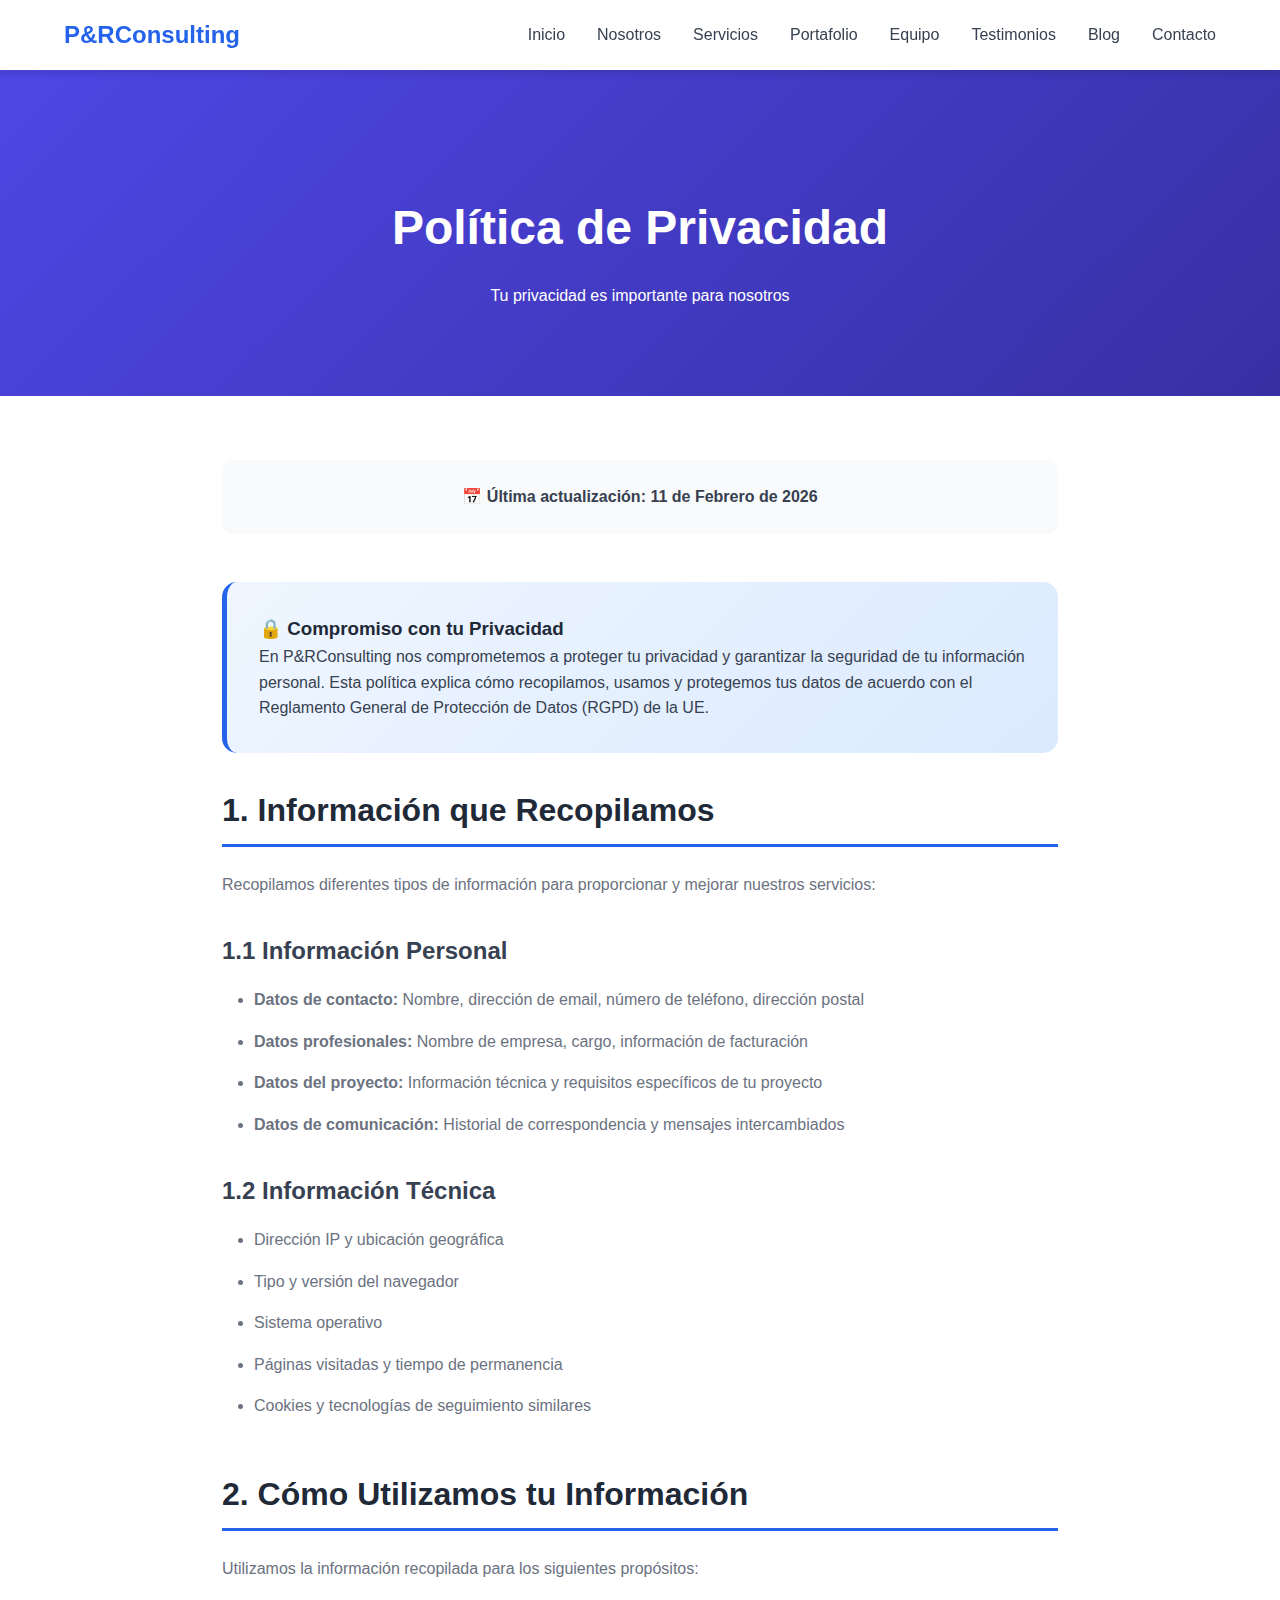
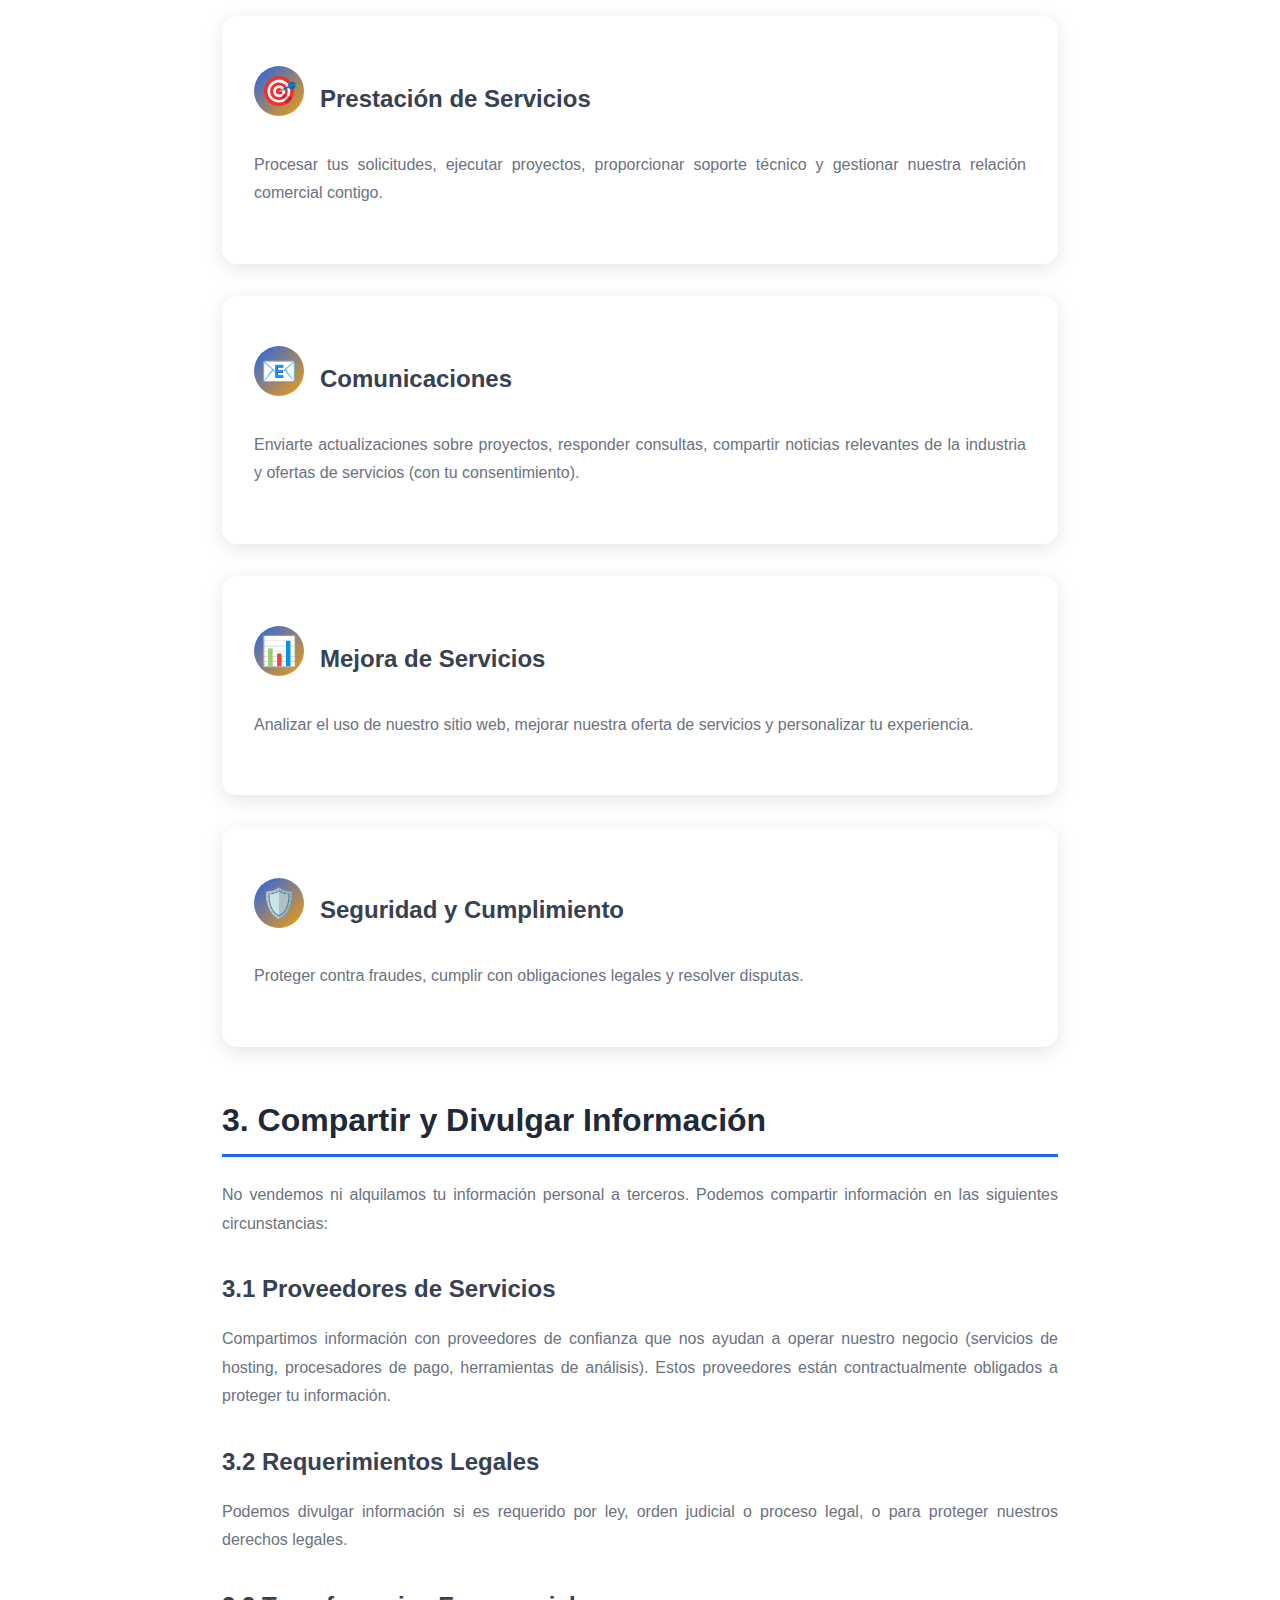
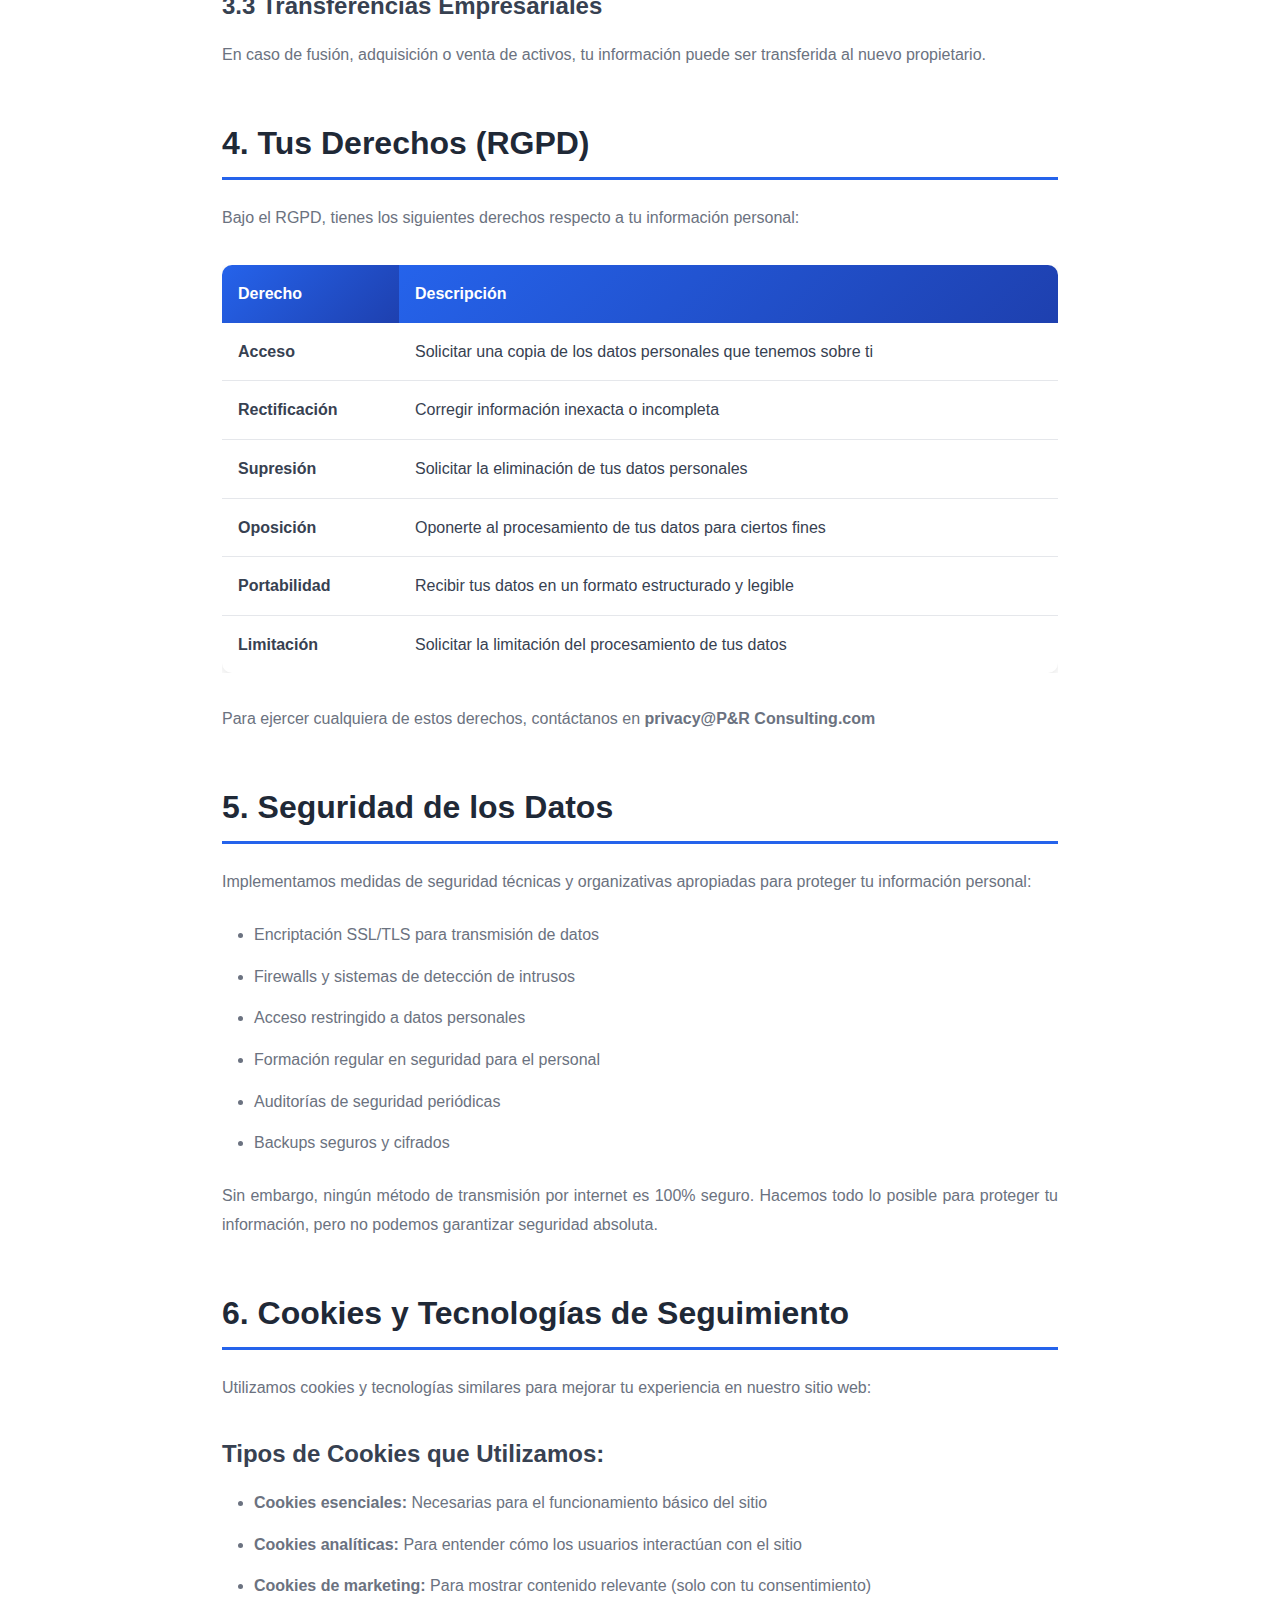
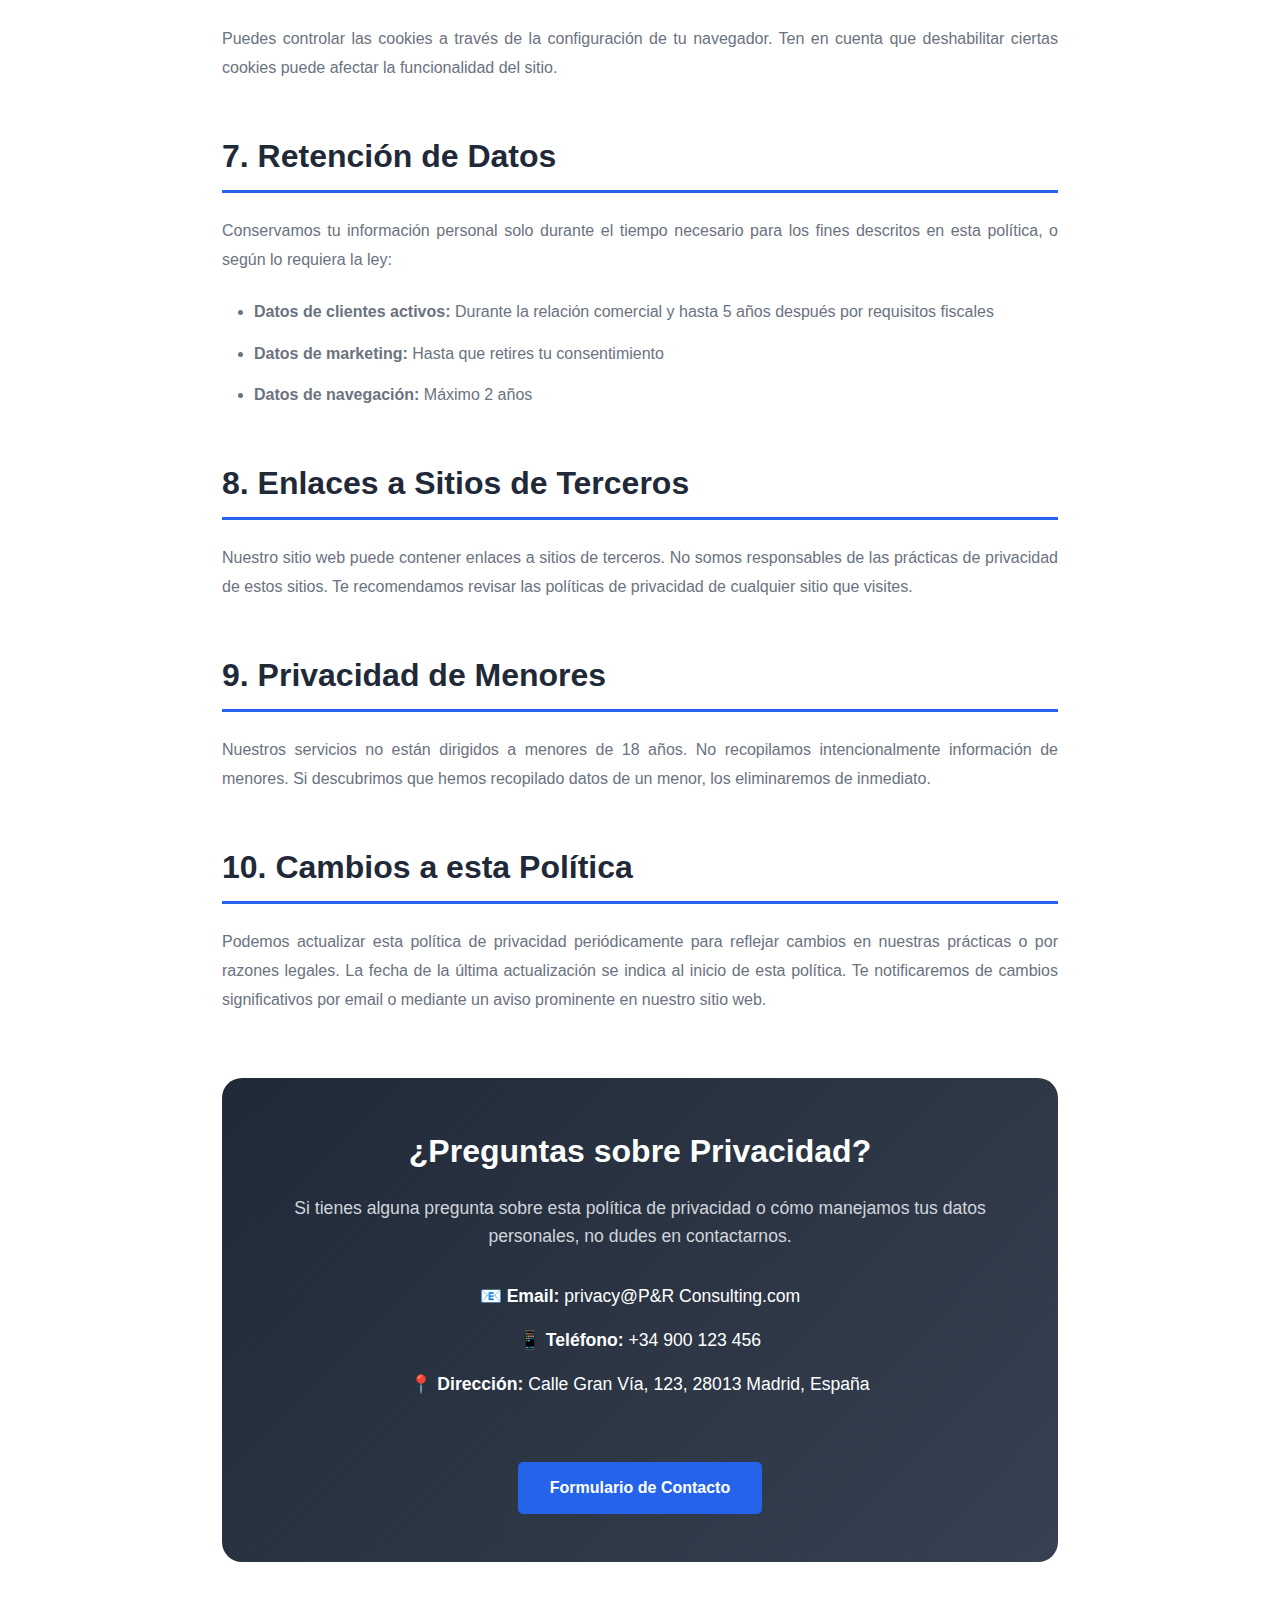
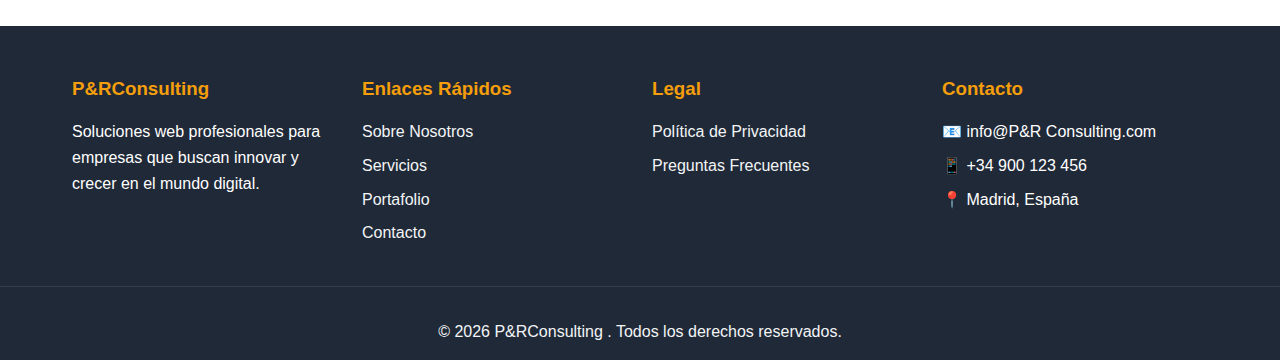
<file: privacy.html>
<!doctype html>
<html lang="es">
  <head>
    <meta charset="UTF-8" />
    <meta name="viewport" content="width=device-width, initial-scale=1.0" />
    <title>Política de Privacidad - P&RConsulting</title>
    <link rel="stylesheet" href="main.css" />
    <style>
      .privacy-hero {
        background: linear-gradient(135deg, #4f46e5 0%, #3730a3 100%);
        color: white;
        padding: 6rem 0 4rem;
        margin-top: 70px;
        text-align: center;
      }

      .privacy-hero h1 {
        font-size: 3rem;
        margin-bottom: 1rem;
      }

      .privacy-content {
        max-width: 900px;
        margin: 4rem auto;
        padding: 0 2rem;
      }

      .privacy-section {
        margin-bottom: 3rem;
      }

      .privacy-section h2 {
        color: #1f2937;
        font-size: 2rem;
        margin-bottom: 1.5rem;
        padding-bottom: 0.5rem;
        border-bottom: 3px solid #2563eb;
      }

      .privacy-section h3 {
        color: #374151;
        font-size: 1.5rem;
        margin: 2rem 0 1rem;
      }

      .privacy-section p {
        color: #6b7280;
        line-height: 1.8;
        margin-bottom: 1.5rem;
        text-align: justify;
      }

      .privacy-section ul {
        color: #6b7280;
        line-height: 1.8;
        margin: 1rem 0 1.5rem 2rem;
      }

      .privacy-section ul li {
        margin-bottom: 0.8rem;
      }

      .highlight-box {
        background: linear-gradient(135deg, #eff6ff 0%, #dbeafe 100%);
        padding: 2rem;
        border-radius: 15px;
        border-left: 5px solid #2563eb;
        margin: 2rem 0;
      }

      .highlight-box h3 {
        color: #1f2937;
        margin-top: 0;
      }

      .highlight-box p {
        color: #374151;
        margin-bottom: 0;
      }

      .info-card {
        background: white;
        padding: 2rem;
        border-radius: 15px;
        box-shadow: 0 5px 20px rgba(0, 0, 0, 0.1);
        margin: 2rem 0;
      }

      .info-card-header {
        display: flex;
        align-items: center;
        gap: 1rem;
        margin-bottom: 1rem;
      }

      .info-icon {
        width: 50px;
        height: 50px;
        background: linear-gradient(135deg, #2563eb, #f59e0b);
        border-radius: 50%;
        display: flex;
        align-items: center;
        justify-content: center;
        font-size: 1.8rem;
      }

      .last-updated {
        background: #f9fafb;
        padding: 1.5rem;
        border-radius: 10px;
        text-align: center;
        margin: 3rem 0;
        font-weight: 600;
        color: #374151;
      }

      .contact-banner {
        background: linear-gradient(135deg, #1f2937 0%, #374151 100%);
        color: white;
        padding: 3rem;
        border-radius: 20px;
        text-align: center;
        margin: 4rem 0;
      }

      .contact-banner h2 {
        font-size: 2rem;
        margin-bottom: 1rem;
      }

      .contact-banner p {
        font-size: 1.1rem;
        margin-bottom: 2rem;
        color: #d1d5db;
      }

      .table-responsive {
        overflow-x: auto;
        margin: 2rem 0;
      }

      table {
        width: 100%;
        border-collapse: collapse;
        background: white;
        box-shadow: 0 3px 10px rgba(0, 0, 0, 0.1);
        border-radius: 10px;
        overflow: hidden;
      }

      table th {
        background: linear-gradient(135deg, #2563eb, #1e40af);
        color: white;
        padding: 1rem;
        text-align: left;
        font-weight: 600;
      }

      table td {
        padding: 1rem;
        border-bottom: 1px solid #e5e7eb;
        color: #374151;
      }

      table tr:last-child td {
        border-bottom: none;
      }

      table tr:hover {
        background: #f9fafb;
      }

      @media (max-width: 768px) {
        .privacy-content {
          padding: 0 1rem;
        }

        table {
          font-size: 0.9rem;
        }
      }
    </style>
  </head>
  <body>
    <nav>
      <div class="container">
        <a href="index.html" class="logo">P&RConsulting </a>
        <div class="mobile-menu" id="mobile-menu">
          <span></span>
          <span></span>
          <span></span>
        </div>
        <ul id="nav-menu">
          <li><a href="index.html">Inicio</a></li>
          <li><a href="about.html">Nosotros</a></li>
          <li><a href="services.html">Servicios</a></li>
          <li><a href="portfolio.html">Portafolio</a></li>
          <li><a href="team.html">Equipo</a></li>
          <li><a href="testimonials.html">Testimonios</a></li>
          <li><a href="blog.html">Blog</a></li>
          <li><a href="contact.html">Contacto</a></li>
        </ul>
      </div>
    </nav>

    <section class="privacy-hero">
      <div class="container">
        <h1>Política de Privacidad</h1>
        <p>Tu privacidad es importante para nosotros</p>
      </div>
    </section>

    <div class="privacy-content">
      <div class="last-updated">
        📅 Última actualización: 11 de Febrero de 2026
      </div>

      <div class="highlight-box">
        <h3>🔒 Compromiso con tu Privacidad</h3>
        <p>
          En P&RConsulting nos comprometemos a proteger tu privacidad y
          garantizar la seguridad de tu información personal. Esta política
          explica cómo recopilamos, usamos y protegemos tus datos de acuerdo con
          el Reglamento General de Protección de Datos (RGPD) de la UE.
        </p>
      </div>

      <div class="privacy-section">
        <h2>1. Información que Recopilamos</h2>
        <p>
          Recopilamos diferentes tipos de información para proporcionar y
          mejorar nuestros servicios:
        </p>

        <h3>1.1 Información Personal</h3>
        <ul>
          <li>
            <strong>Datos de contacto:</strong> Nombre, dirección de email,
            número de teléfono, dirección postal
          </li>
          <li>
            <strong>Datos profesionales:</strong> Nombre de empresa, cargo,
            información de facturación
          </li>
          <li>
            <strong>Datos del proyecto:</strong> Información técnica y
            requisitos específicos de tu proyecto
          </li>
          <li>
            <strong>Datos de comunicación:</strong> Historial de correspondencia
            y mensajes intercambiados
          </li>
        </ul>

        <h3>1.2 Información Técnica</h3>
        <ul>
          <li>Dirección IP y ubicación geográfica</li>
          <li>Tipo y versión del navegador</li>
          <li>Sistema operativo</li>
          <li>Páginas visitadas y tiempo de permanencia</li>
          <li>Cookies y tecnologías de seguimiento similares</li>
        </ul>
      </div>

      <div class="privacy-section">
        <h2>2. Cómo Utilizamos tu Información</h2>
        <p>
          Utilizamos la información recopilada para los siguientes propósitos:
        </p>

        <div class="info-card">
          <div class="info-card-header">
            <div class="info-icon">🎯</div>
            <h3>Prestación de Servicios</h3>
          </div>
          <p>
            Procesar tus solicitudes, ejecutar proyectos, proporcionar soporte
            técnico y gestionar nuestra relación comercial contigo.
          </p>
        </div>

        <div class="info-card">
          <div class="info-card-header">
            <div class="info-icon">📧</div>
            <h3>Comunicaciones</h3>
          </div>
          <p>
            Enviarte actualizaciones sobre proyectos, responder consultas,
            compartir noticias relevantes de la industria y ofertas de servicios
            (con tu consentimiento).
          </p>
        </div>

        <div class="info-card">
          <div class="info-card-header">
            <div class="info-icon">📊</div>
            <h3>Mejora de Servicios</h3>
          </div>
          <p>
            Analizar el uso de nuestro sitio web, mejorar nuestra oferta de
            servicios y personalizar tu experiencia.
          </p>
        </div>

        <div class="info-card">
          <div class="info-card-header">
            <div class="info-icon">🛡️</div>
            <h3>Seguridad y Cumplimiento</h3>
          </div>
          <p>
            Proteger contra fraudes, cumplir con obligaciones legales y resolver
            disputas.
          </p>
        </div>
      </div>

      <div class="privacy-section">
        <h2>3. Compartir y Divulgar Información</h2>
        <p>
          No vendemos ni alquilamos tu información personal a terceros. Podemos
          compartir información en las siguientes circunstancias:
        </p>

        <h3>3.1 Proveedores de Servicios</h3>
        <p>
          Compartimos información con proveedores de confianza que nos ayudan a
          operar nuestro negocio (servicios de hosting, procesadores de pago,
          herramientas de análisis). Estos proveedores están contractualmente
          obligados a proteger tu información.
        </p>

        <h3>3.2 Requerimientos Legales</h3>
        <p>
          Podemos divulgar información si es requerido por ley, orden judicial o
          proceso legal, o para proteger nuestros derechos legales.
        </p>

        <h3>3.3 Transferencias Empresariales</h3>
        <p>
          En caso de fusión, adquisición o venta de activos, tu información
          puede ser transferida al nuevo propietario.
        </p>
      </div>

      <div class="privacy-section">
        <h2>4. Tus Derechos (RGPD)</h2>
        <p>
          Bajo el RGPD, tienes los siguientes derechos respecto a tu información
          personal:
        </p>

        <div class="table-responsive">
          <table>
            <thead>
              <tr>
                <th>Derecho</th>
                <th>Descripción</th>
              </tr>
            </thead>
            <tbody>
              <tr>
                <td><strong>Acceso</strong></td>
                <td>
                  Solicitar una copia de los datos personales que tenemos sobre
                  ti
                </td>
              </tr>
              <tr>
                <td><strong>Rectificación</strong></td>
                <td>Corregir información inexacta o incompleta</td>
              </tr>
              <tr>
                <td><strong>Supresión</strong></td>
                <td>Solicitar la eliminación de tus datos personales</td>
              </tr>
              <tr>
                <td><strong>Oposición</strong></td>
                <td>
                  Oponerte al procesamiento de tus datos para ciertos fines
                </td>
              </tr>
              <tr>
                <td><strong>Portabilidad</strong></td>
                <td>Recibir tus datos en un formato estructurado y legible</td>
              </tr>
              <tr>
                <td><strong>Limitación</strong></td>
                <td>Solicitar la limitación del procesamiento de tus datos</td>
              </tr>
            </tbody>
          </table>
        </div>

        <p>
          Para ejercer cualquiera de estos derechos, contáctanos en
          <strong>privacy@P&R Consulting.com</strong>
        </p>
      </div>

      <div class="privacy-section">
        <h2>5. Seguridad de los Datos</h2>
        <p>
          Implementamos medidas de seguridad técnicas y organizativas apropiadas
          para proteger tu información personal:
        </p>
        <ul>
          <li>Encriptación SSL/TLS para transmisión de datos</li>
          <li>Firewalls y sistemas de detección de intrusos</li>
          <li>Acceso restringido a datos personales</li>
          <li>Formación regular en seguridad para el personal</li>
          <li>Auditorías de seguridad periódicas</li>
          <li>Backups seguros y cifrados</li>
        </ul>
        <p>
          Sin embargo, ningún método de transmisión por internet es 100% seguro.
          Hacemos todo lo posible para proteger tu información, pero no podemos
          garantizar seguridad absoluta.
        </p>
      </div>

      <div class="privacy-section">
        <h2>6. Cookies y Tecnologías de Seguimiento</h2>
        <p>
          Utilizamos cookies y tecnologías similares para mejorar tu experiencia
          en nuestro sitio web:
        </p>

        <h3>Tipos de Cookies que Utilizamos:</h3>
        <ul>
          <li>
            <strong>Cookies esenciales:</strong> Necesarias para el
            funcionamiento básico del sitio
          </li>
          <li>
            <strong>Cookies analíticas:</strong> Para entender cómo los usuarios
            interactúan con el sitio
          </li>
          <li>
            <strong>Cookies de marketing:</strong> Para mostrar contenido
            relevante (solo con tu consentimiento)
          </li>
        </ul>

        <p>
          Puedes controlar las cookies a través de la configuración de tu
          navegador. Ten en cuenta que deshabilitar ciertas cookies puede
          afectar la funcionalidad del sitio.
        </p>
      </div>

      <div class="privacy-section">
        <h2>7. Retención de Datos</h2>
        <p>
          Conservamos tu información personal solo durante el tiempo necesario
          para los fines descritos en esta política, o según lo requiera la ley:
        </p>
        <ul>
          <li>
            <strong>Datos de clientes activos:</strong> Durante la relación
            comercial y hasta 5 años después por requisitos fiscales
          </li>
          <li>
            <strong>Datos de marketing:</strong> Hasta que retires tu
            consentimiento
          </li>
          <li><strong>Datos de navegación:</strong> Máximo 2 años</li>
        </ul>
      </div>

      <div class="privacy-section">
        <h2>8. Enlaces a Sitios de Terceros</h2>
        <p>
          Nuestro sitio web puede contener enlaces a sitios de terceros. No
          somos responsables de las prácticas de privacidad de estos sitios. Te
          recomendamos revisar las políticas de privacidad de cualquier sitio
          que visites.
        </p>
      </div>

      <div class="privacy-section">
        <h2>9. Privacidad de Menores</h2>
        <p>
          Nuestros servicios no están dirigidos a menores de 18 años. No
          recopilamos intencionalmente información de menores. Si descubrimos
          que hemos recopilado datos de un menor, los eliminaremos de inmediato.
        </p>
      </div>

      <div class="privacy-section">
        <h2>10. Cambios a esta Política</h2>
        <p>
          Podemos actualizar esta política de privacidad periódicamente para
          reflejar cambios en nuestras prácticas o por razones legales. La fecha
          de la última actualización se indica al inicio de esta política. Te
          notificaremos de cambios significativos por email o mediante un aviso
          prominente en nuestro sitio web.
        </p>
      </div>

      <div class="contact-banner">
        <h2>¿Preguntas sobre Privacidad?</h2>
        <p>
          Si tienes alguna pregunta sobre esta política de privacidad o cómo
          manejamos tus datos personales, no dudes en contactarnos.
        </p>
        <div style="margin-top: 2rem">
          <p style="margin-bottom: 1rem; color: white">
            <strong>📧 Email:</strong> privacy@P&R Consulting.com
          </p>
          <p style="margin-bottom: 1rem; color: white">
            <strong>📱 Teléfono:</strong> +34 900 123 456
          </p>
          <p style="color: white">
            <strong>📍 Dirección:</strong> Calle Gran Vía, 123, 28013 Madrid,
            España
          </p>
        </div>
        <a href="contact.html" class="btn mt-2">Formulario de Contacto</a>
      </div>
    </div>

    <footer>
      <div class="footer-content">
        <div>
          <h3>P&RConsulting</h3>
          <p>
            Soluciones web profesionales para empresas que buscan innovar y
            crecer en el mundo digital.
          </p>
        </div>
        <div>
          <h3>Enlaces Rápidos</h3>
          <ul>
            <li><a href="about.html">Sobre Nosotros</a></li>
            <li><a href="services.html">Servicios</a></li>
            <li><a href="portfolio.html">Portafolio</a></li>
            <li><a href="contact.html">Contacto</a></li>
          </ul>
        </div>
        <div>
          <h3>Legal</h3>
          <ul>
            <li><a href="privacy.html">Política de Privacidad</a></li>
            <li><a href="faq.html">Preguntas Frecuentes</a></li>
          </ul>
        </div>
        <div>
          <h3>Contacto</h3>
          <ul>
            <li>📧 info@P&R Consulting.com</li>
            <li>📱 +34 900 123 456</li>
            <li>📍 Madrid, España</li>
          </ul>
        </div>
      </div>
      <div class="copyright">
        <p>&copy; 2026 P&RConsulting . Todos los derechos reservados.</p>
      </div>
    </footer>
    <script>
      const mobileMenu = document.getElementById("mobile-menu");
      const navMenu = document.getElementById("nav-menu");

      mobileMenu.addEventListener("click", function () {
        mobileMenu.classList.toggle("active");
        navMenu.classList.toggle("active");
      });

      document.querySelectorAll("#nav-menu a").forEach((link) => {
        link.addEventListener("click", () => {
          mobileMenu.classList.remove("active");
          navMenu.classList.remove("active");
        });
      });
    </script>
  </body>
</html>
</file>
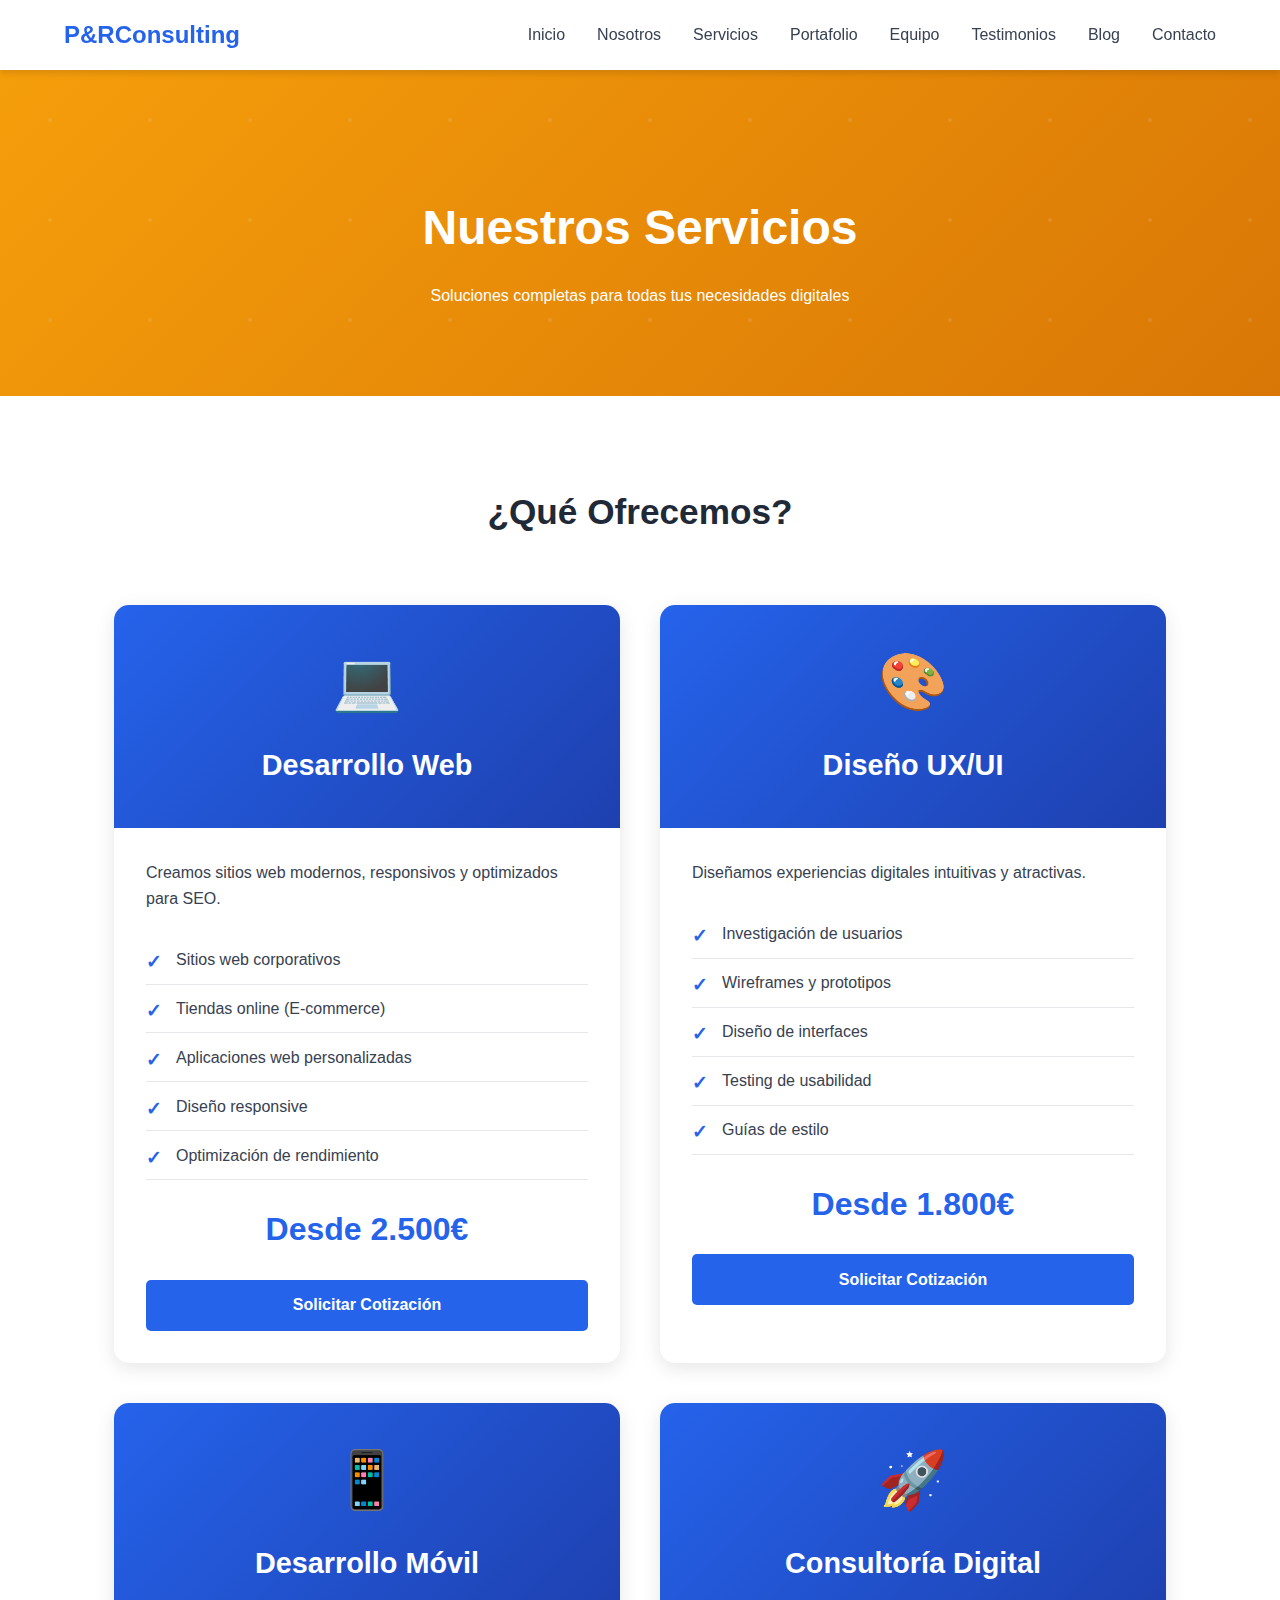
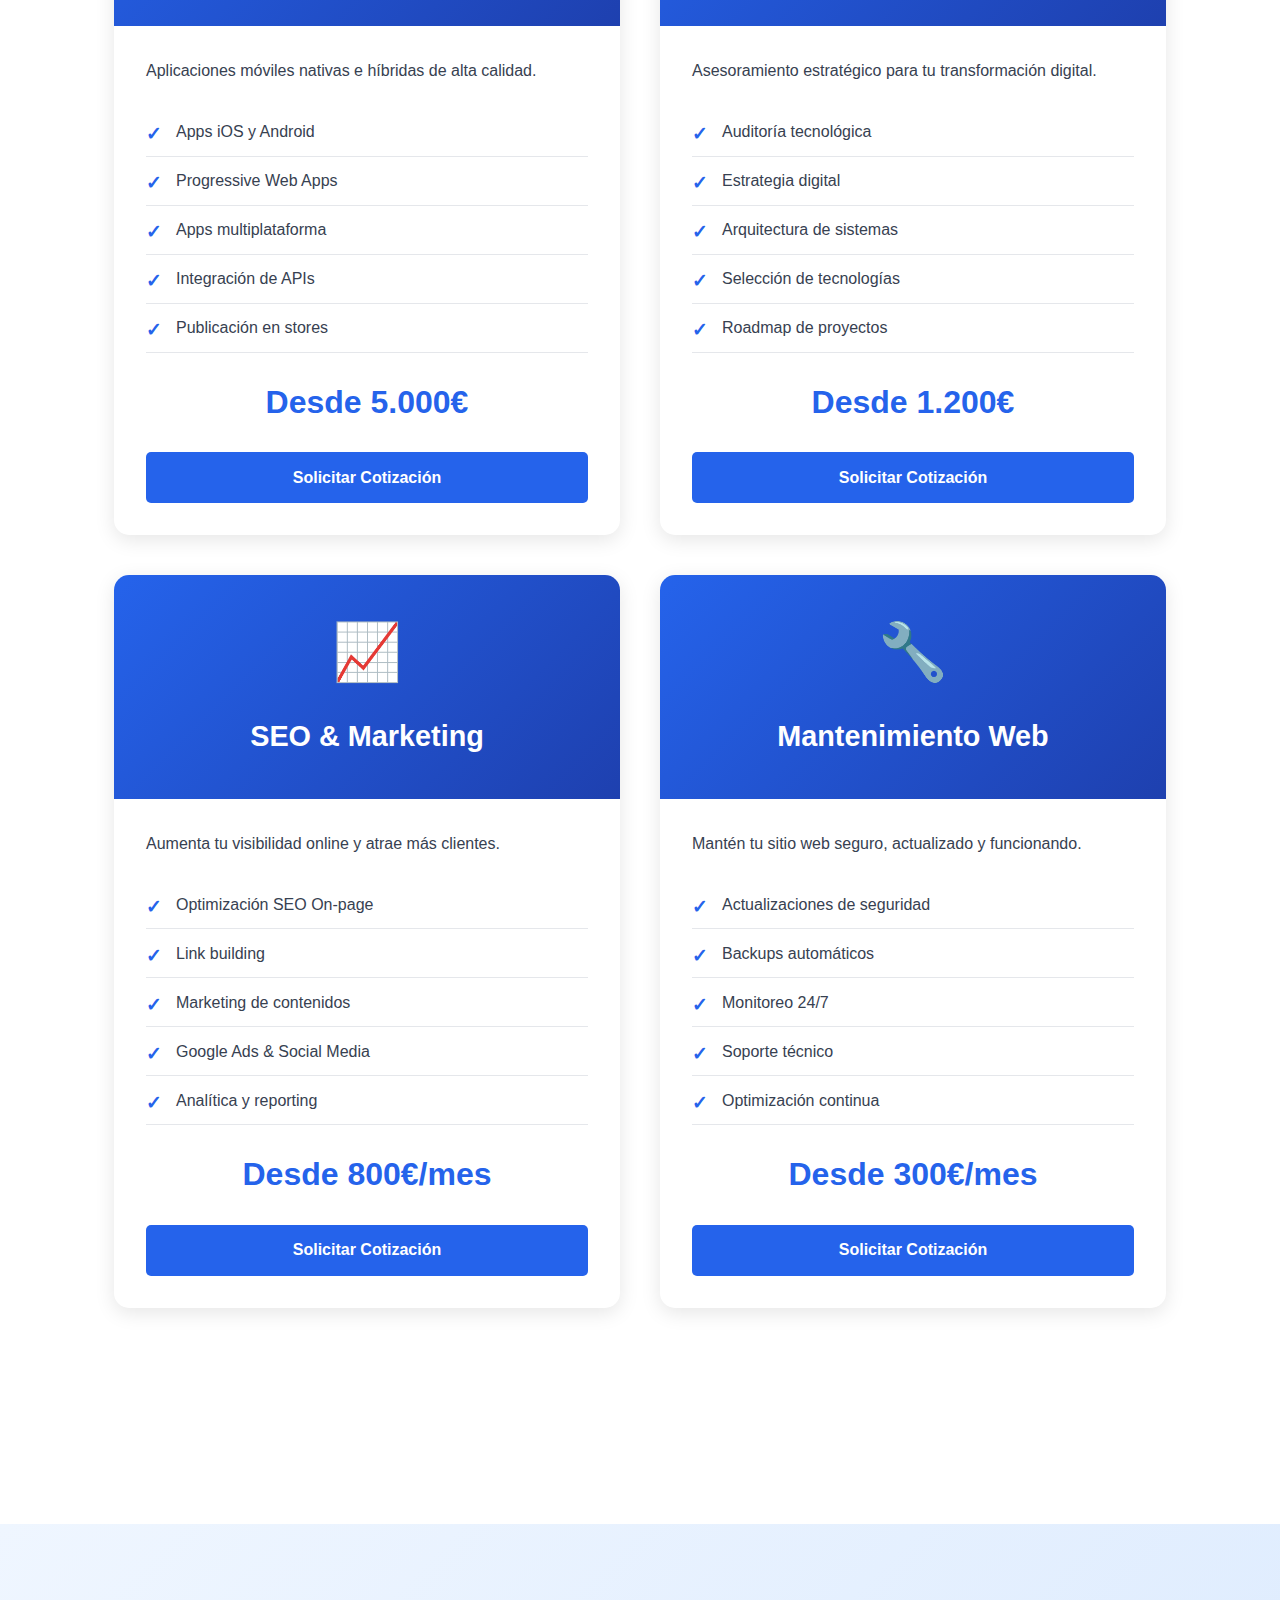
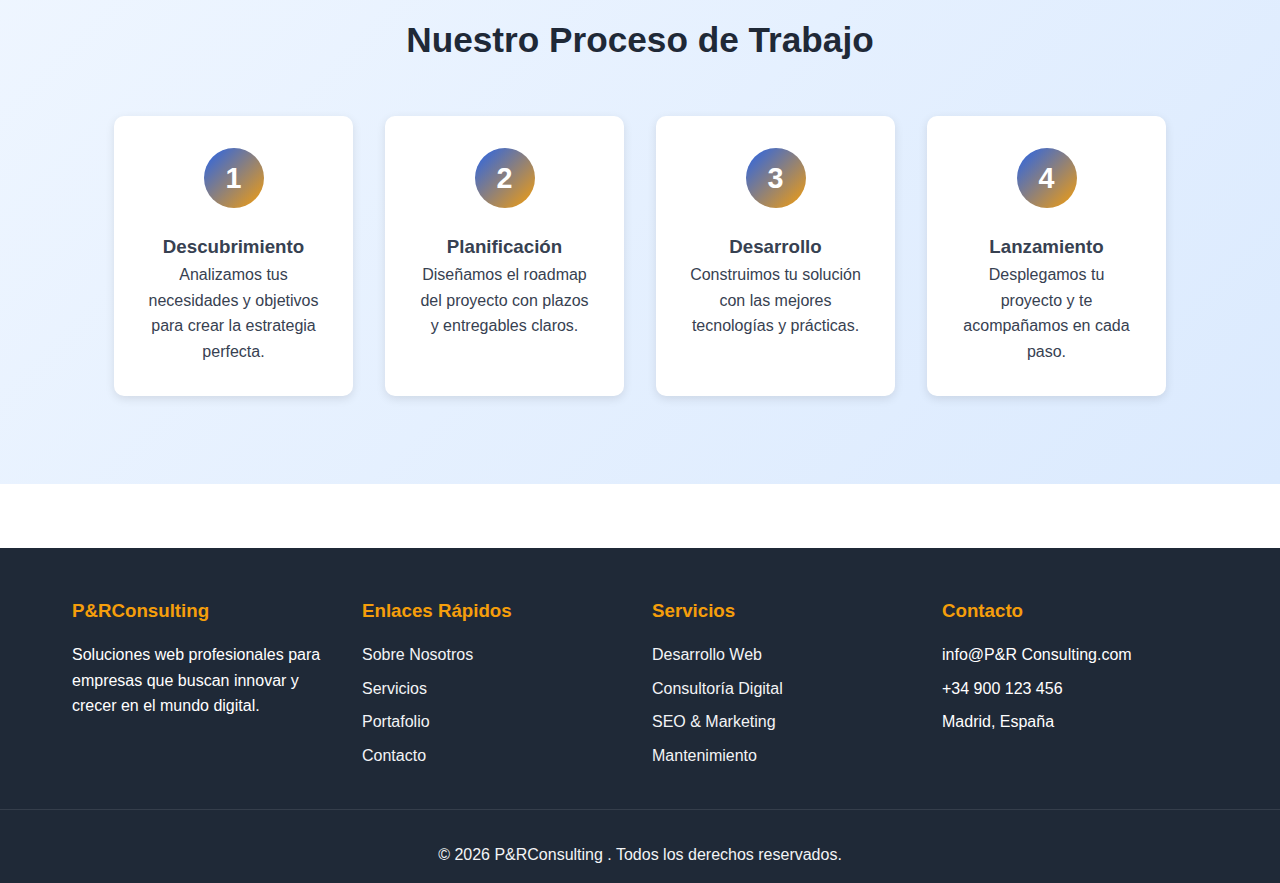
<file: services.html>
<!doctype html>
<html lang="es">
  <head>
    <meta charset="UTF-8" />
    <meta name="viewport" content="width=device-width, initial-scale=1.0" />
    <title>Nuestros Servicios - P&RConsulting</title>
    <link rel="stylesheet" href="main.css" />
    <style>
      .services-hero {
        background: linear-gradient(135deg, #f59e0b 0%, #d97706 100%);
        color: white;
        padding: 6rem 0 4rem;
        margin-top: 70px;
        text-align: center;
        position: relative;
        overflow: hidden;
      }

      .services-hero::before {
        content: "";
        position: absolute;
        top: 0;
        left: 0;
        right: 0;
        bottom: 0;
        background: url('data:image/svg+xml,<svg width="100" height="100" xmlns="http://www.w3.org/2000/svg"><circle cx="50" cy="50" r="2" fill="rgba(255,255,255,0.1)"/></svg>');
      }

      .services-hero h1 {
        font-size: 3rem;
        margin-bottom: 1rem;
        position: relative;
        z-index: 1;
      }

      .services-grid {
        display: grid;
        grid-template-columns: repeat(auto-fit, minmax(350px, 1fr));
        gap: 2.5rem;
        margin: 4rem 0;
      }

      .service-card {
        background: white;
        border-radius: 15px;
        overflow: hidden;
        box-shadow: 0 5px 20px rgba(0, 0, 0, 0.1);
        transition: all 0.4s ease;
        position: relative;
      }

      .service-card::before {
        content: "";
        position: absolute;
        top: 0;
        left: -100%;
        width: 100%;
        height: 100%;
        background: linear-gradient(
          90deg,
          transparent,
          rgba(37, 99, 235, 0.1),
          transparent
        );
        transition: left 0.5s ease;
      }

      .service-card:hover::before {
        left: 100%;
      }

      .service-card:hover {
        transform: translateY(-10px);
        box-shadow: 0 15px 35px rgba(0, 0, 0, 0.2);
      }

      .service-header {
        background: linear-gradient(135deg, #2563eb, #1e40af);
        color: white;
        padding: 2rem;
        text-align: center;
      }

      .service-icon {
        font-size: 3.5rem;
        margin-bottom: 1rem;
        display: inline-block;
      }

      .service-header h3 {
        font-size: 1.8rem;
        margin-bottom: 0.5rem;
      }

      .service-body {
        padding: 2rem;
      }

      .service-body ul {
        list-style: none;
        margin: 1.5rem 0;
      }

      .service-body ul li {
        padding: 0.7rem 0;
        border-bottom: 1px solid #e5e7eb;
        position: relative;
        padding-left: 30px;
      }

      .service-body ul li::before {
        content: "✓";
        position: absolute;
        left: 0;
        color: #2563eb;
        font-weight: bold;
        font-size: 1.2rem;
      }

      .service-price {
        text-align: center;
        font-size: 2rem;
        color: #2563eb;
        font-weight: bold;
        margin: 1.5rem 0;
      }

      .process-section {
        background: linear-gradient(135deg, #eff6ff 0%, #dbeafe 100%);
        padding: 4rem 0;
        margin: 4rem 0;
      }

      .process-steps {
        display: grid;
        grid-template-columns: repeat(auto-fit, minmax(200px, 1fr));
        gap: 2rem;
        margin-top: 3rem;
      }

      .process-step {
        text-align: center;
        padding: 2rem;
        background: white;
        border-radius: 10px;
        box-shadow: 0 3px 10px rgba(0, 0, 0, 0.1);
        position: relative;
      }

      .step-number {
        width: 60px;
        height: 60px;
        background: linear-gradient(135deg, #2563eb, #f59e0b);
        color: white;
        border-radius: 50%;
        display: flex;
        align-items: center;
        justify-content: center;
        font-size: 1.8rem;
        font-weight: bold;
        margin: 0 auto 1.5rem;
      }

      @media (max-width: 768px) {
        .services-grid {
          grid-template-columns: 1fr;
        }
      }
    </style>
  </head>
  <body>
    <nav>
      <div class="container">
        <a href="index.html" class="logo">P&RConsulting </a>
        <div class="menu-toggle" id="mobile-menu">
          <span></span>
          <span></span>
          <span></span>
        </div>
        <ul id="nav-menu">
          <li><a href="index.html">Inicio</a></li>
          <li><a href="about.html">Nosotros</a></li>
          <li><a href="services.html">Servicios</a></li>
          <li><a href="portfolio.html">Portafolio</a></li>
          <li><a href="team.html">Equipo</a></li>
          <li><a href="testimonials.html">Testimonios</a></li>
          <li><a href="blog.html">Blog</a></li>
          <li><a href="contact.html">Contacto</a></li>
        </ul>
      </div>
    </nav>

    <section class="services-hero">
      <div class="container">
        <h1>Nuestros Servicios</h1>
        <p>Soluciones completas para todas tus necesidades digitales</p>
      </div>
    </section>

    <section>
      <div class="container">
        <h2 class="section-title">¿Qué Ofrecemos?</h2>
        <div class="services-grid">
          <div class="service-card">
            <div class="service-header">
              <div class="service-icon">💻</div>
              <h3>Desarrollo Web</h3>
            </div>
            <div class="service-body">
              <p>
                Creamos sitios web modernos, responsivos y optimizados para SEO.
              </p>
              <ul>
                <li>Sitios web corporativos</li>
                <li>Tiendas online (E-commerce)</li>
                <li>Aplicaciones web personalizadas</li>
                <li>Diseño responsive</li>
                <li>Optimización de rendimiento</li>
              </ul>
              <div class="service-price">Desde 2.500€</div>
              <a
                href="contact.html"
                class="btn"
                style="width: 100%; text-align: center"
                >Solicitar Cotización</a
              >
            </div>
          </div>

          <div class="service-card">
            <div class="service-header">
              <div class="service-icon">🎨</div>
              <h3>Diseño UX/UI</h3>
            </div>
            <div class="service-body">
              <p>Diseñamos experiencias digitales intuitivas y atractivas.</p>
              <ul>
                <li>Investigación de usuarios</li>
                <li>Wireframes y prototipos</li>
                <li>Diseño de interfaces</li>
                <li>Testing de usabilidad</li>
                <li>Guías de estilo</li>
              </ul>
              <div class="service-price">Desde 1.800€</div>
              <a
                href="contact.html"
                class="btn"
                style="width: 100%; text-align: center"
                >Solicitar Cotización</a
              >
            </div>
          </div>

          <div class="service-card">
            <div class="service-header">
              <div class="service-icon">📱</div>
              <h3>Desarrollo Móvil</h3>
            </div>
            <div class="service-body">
              <p>Aplicaciones móviles nativas e híbridas de alta calidad.</p>
              <ul>
                <li>Apps iOS y Android</li>
                <li>Progressive Web Apps</li>
                <li>Apps multiplataforma</li>
                <li>Integración de APIs</li>
                <li>Publicación en stores</li>
              </ul>
              <div class="service-price">Desde 5.000€</div>
              <a
                href="contact.html"
                class="btn"
                style="width: 100%; text-align: center"
                >Solicitar Cotización</a
              >
            </div>
          </div>

          <div class="service-card">
            <div class="service-header">
              <div class="service-icon">🚀</div>
              <h3>Consultoría Digital</h3>
            </div>
            <div class="service-body">
              <p>Asesoramiento estratégico para tu transformación digital.</p>
              <ul>
                <li>Auditoría tecnológica</li>
                <li>Estrategia digital</li>
                <li>Arquitectura de sistemas</li>
                <li>Selección de tecnologías</li>
                <li>Roadmap de proyectos</li>
              </ul>
              <div class="service-price">Desde 1.200€</div>
              <a
                href="contact.html"
                class="btn"
                style="width: 100%; text-align: center"
                >Solicitar Cotización</a
              >
            </div>
          </div>

          <div class="service-card">
            <div class="service-header">
              <div class="service-icon">📈</div>
              <h3>SEO & Marketing</h3>
            </div>
            <div class="service-body">
              <p>Aumenta tu visibilidad online y atrae más clientes.</p>
              <ul>
                <li>Optimización SEO On-page</li>
                <li>Link building</li>
                <li>Marketing de contenidos</li>
                <li>Google Ads & Social Media</li>
                <li>Analítica y reporting</li>
              </ul>
              <div class="service-price">Desde 800€/mes</div>
              <a
                href="contact.html"
                class="btn"
                style="width: 100%; text-align: center"
                >Solicitar Cotización</a
              >
            </div>
          </div>

          <div class="service-card">
            <div class="service-header">
              <div class="service-icon">🔧</div>
              <h3>Mantenimiento Web</h3>
            </div>
            <div class="service-body">
              <p>Mantén tu sitio web seguro, actualizado y funcionando.</p>
              <ul>
                <li>Actualizaciones de seguridad</li>
                <li>Backups automáticos</li>
                <li>Monitoreo 24/7</li>
                <li>Soporte técnico</li>
                <li>Optimización continua</li>
              </ul>
              <div class="service-price">Desde 300€/mes</div>
              <a
                href="contact.html"
                class="btn"
                style="width: 100%; text-align: center"
                >Solicitar Cotización</a
              >
            </div>
          </div>
        </div>
      </div>
    </section>

    <section class="process-section">
      <div class="container">
        <h2 class="section-title">Nuestro Proceso de Trabajo</h2>
        <div class="process-steps">
          <div class="process-step">
            <div class="step-number">1</div>
            <h3>Descubrimiento</h3>
            <p>
              Analizamos tus necesidades y objetivos para crear la estrategia
              perfecta.
            </p>
          </div>
          <div class="process-step">
            <div class="step-number">2</div>
            <h3>Planificación</h3>
            <p>
              Diseñamos el roadmap del proyecto con plazos y entregables claros.
            </p>
          </div>
          <div class="process-step">
            <div class="step-number">3</div>
            <h3>Desarrollo</h3>
            <p>
              Construimos tu solución con las mejores tecnologías y prácticas.
            </p>
          </div>
          <div class="process-step">
            <div class="step-number">4</div>
            <h3>Lanzamiento</h3>
            <p>Desplegamos tu proyecto y te acompañamos en cada paso.</p>
          </div>
        </div>
      </div>
    </section>

    <footer>
      <div class="footer-content">
        <div>
          <h3>P&RConsulting</h3>
          <p>
            Soluciones web profesionales para empresas que buscan innovar y
            crecer en el mundo digital.
          </p>
        </div>
        <div>
          <h3>Enlaces Rápidos</h3>
          <ul>
            <li><a href="about.html">Sobre Nosotros</a></li>
            <li><a href="services.html">Servicios</a></li>
            <li><a href="portfolio.html">Portafolio</a></li>
            <li><a href="contact.html">Contacto</a></li>
          </ul>
        </div>
        <div>
          <h3>Servicios</h3>
          <ul>
            <li><a href="services.html">Desarrollo Web</a></li>
            <li><a href="services.html">Consultoría Digital</a></li>
            <li><a href="services.html">SEO & Marketing</a></li>
            <li><a href="services.html">Mantenimiento</a></li>
          </ul>
        </div>
        <div>
          <h3>Contacto</h3>
          <ul>
            <li>info@P&R Consulting.com</li>
            <li>+34 900 123 456</li>
            <li>Madrid, España</li>
          </ul>
        </div>
      </div>
      <div class="copyright">
        <p>&copy; 2026 P&RConsulting . Todos los derechos reservados.</p>
      </div>
    </footer>

    <script>
      const mobileMenu = document.getElementById("mobile-menu");
      const navMenu = document.getElementById("nav-menu");

      mobileMenu.addEventListener("click", function () {
        mobileMenu.classList.toggle("active");
        navMenu.classList.toggle("active");
      });

      document.querySelectorAll("#nav-menu a").forEach((link) => {
        link.addEventListener("click", () => {
          mobileMenu.classList.remove("active");
          navMenu.classList.remove("active");
        });
      });
    </script>
  </body>
</html>
</file>
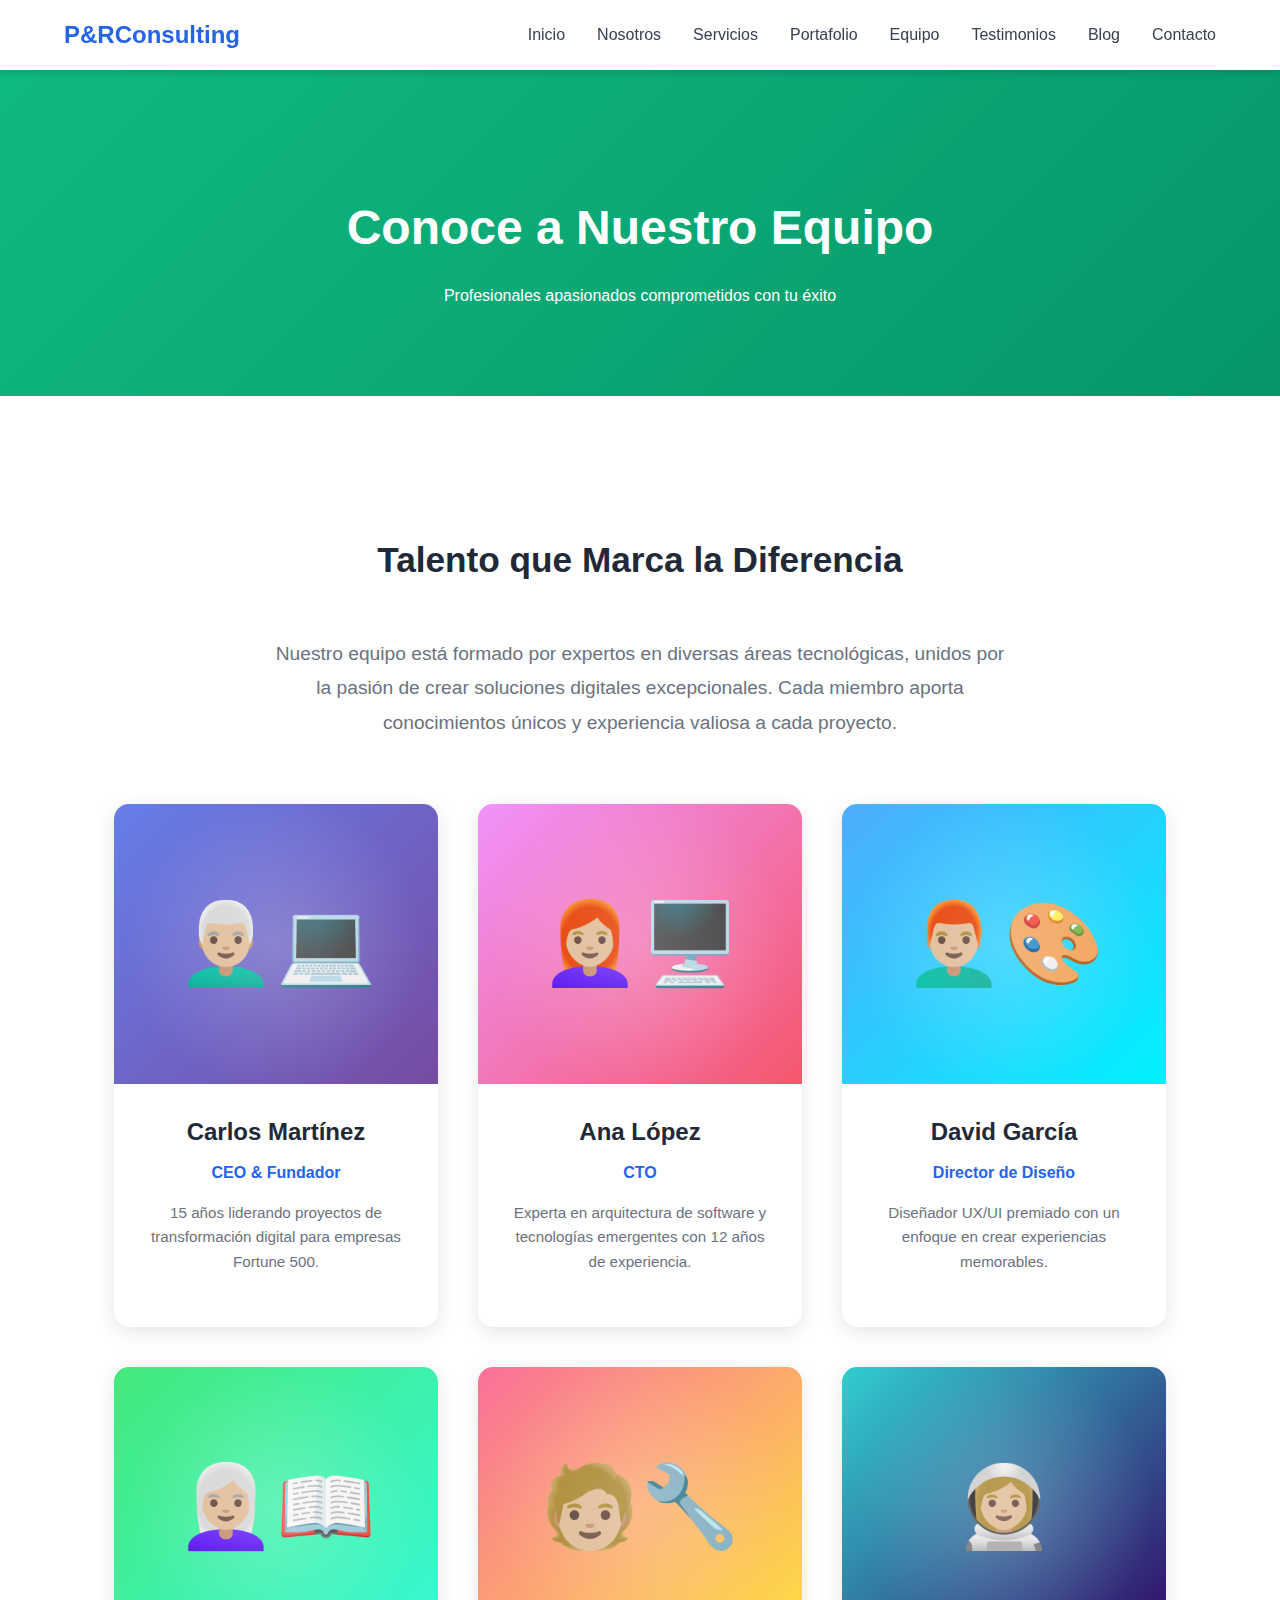
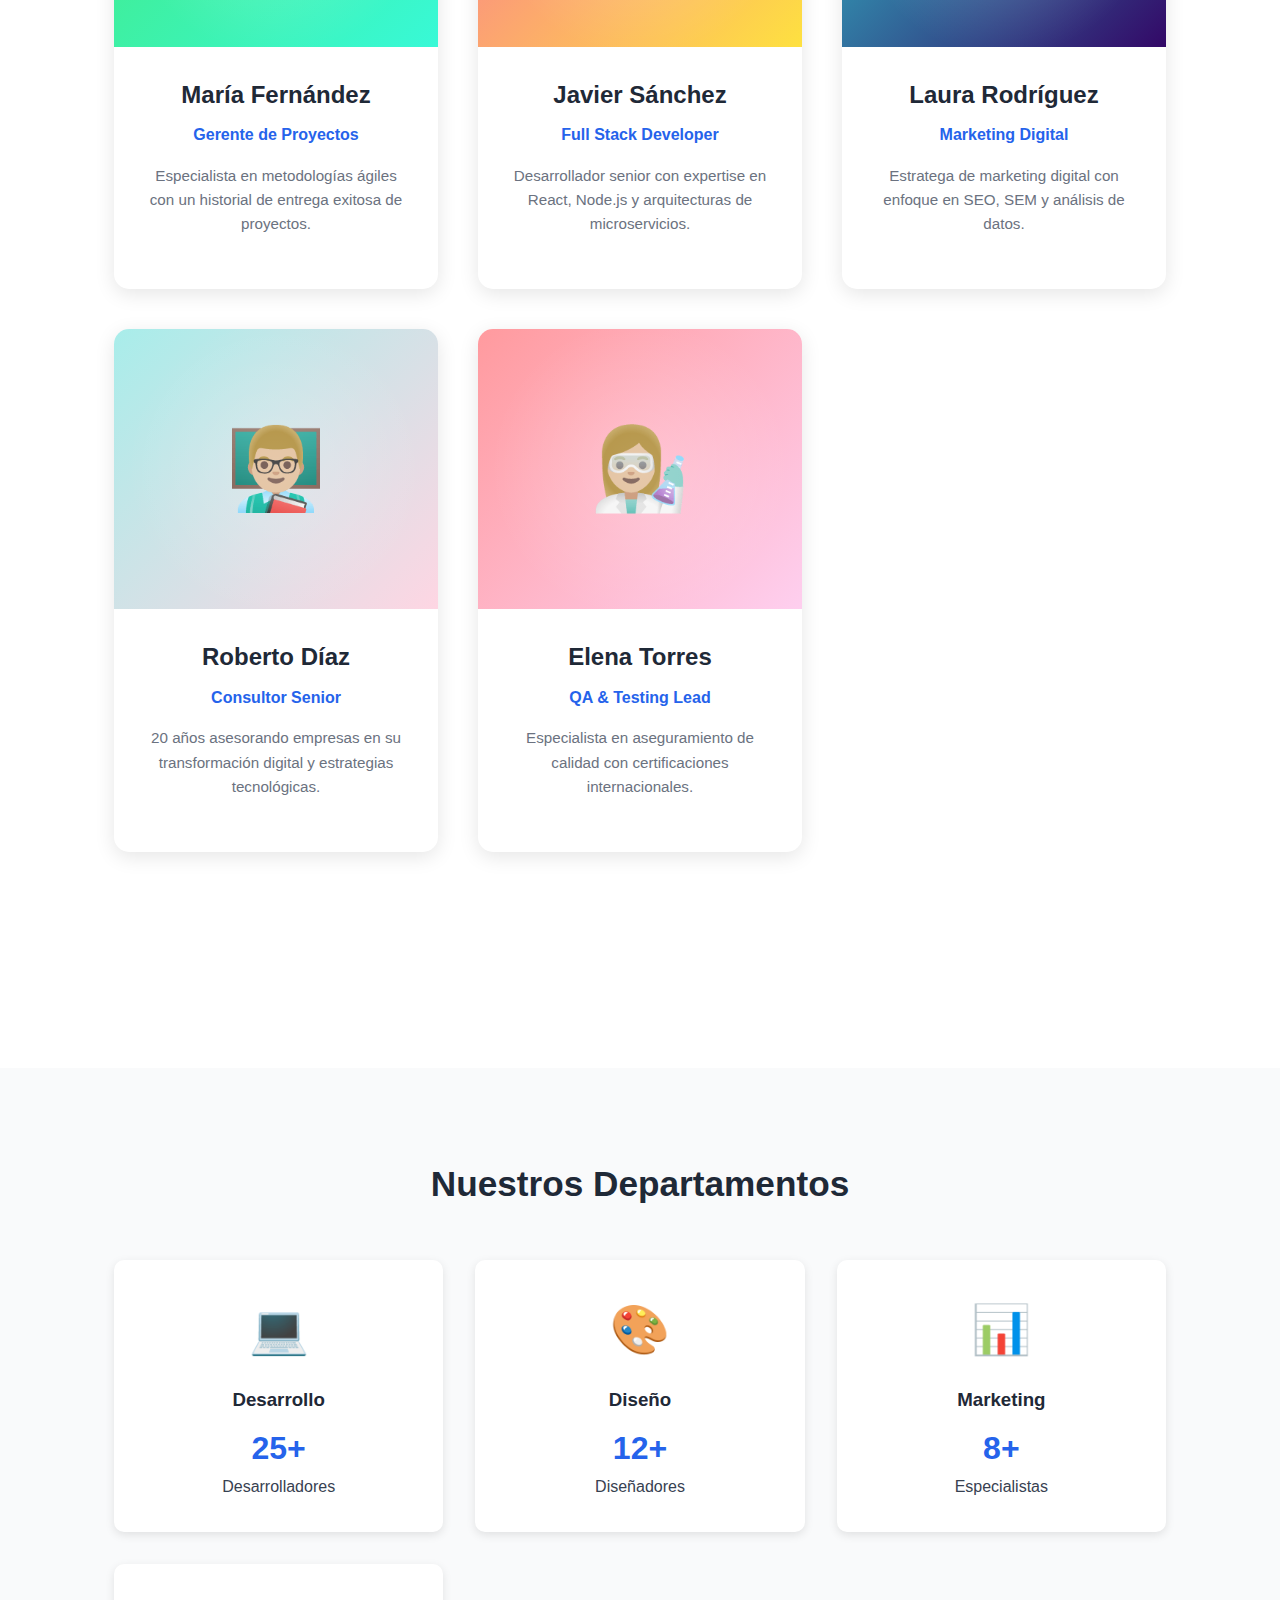
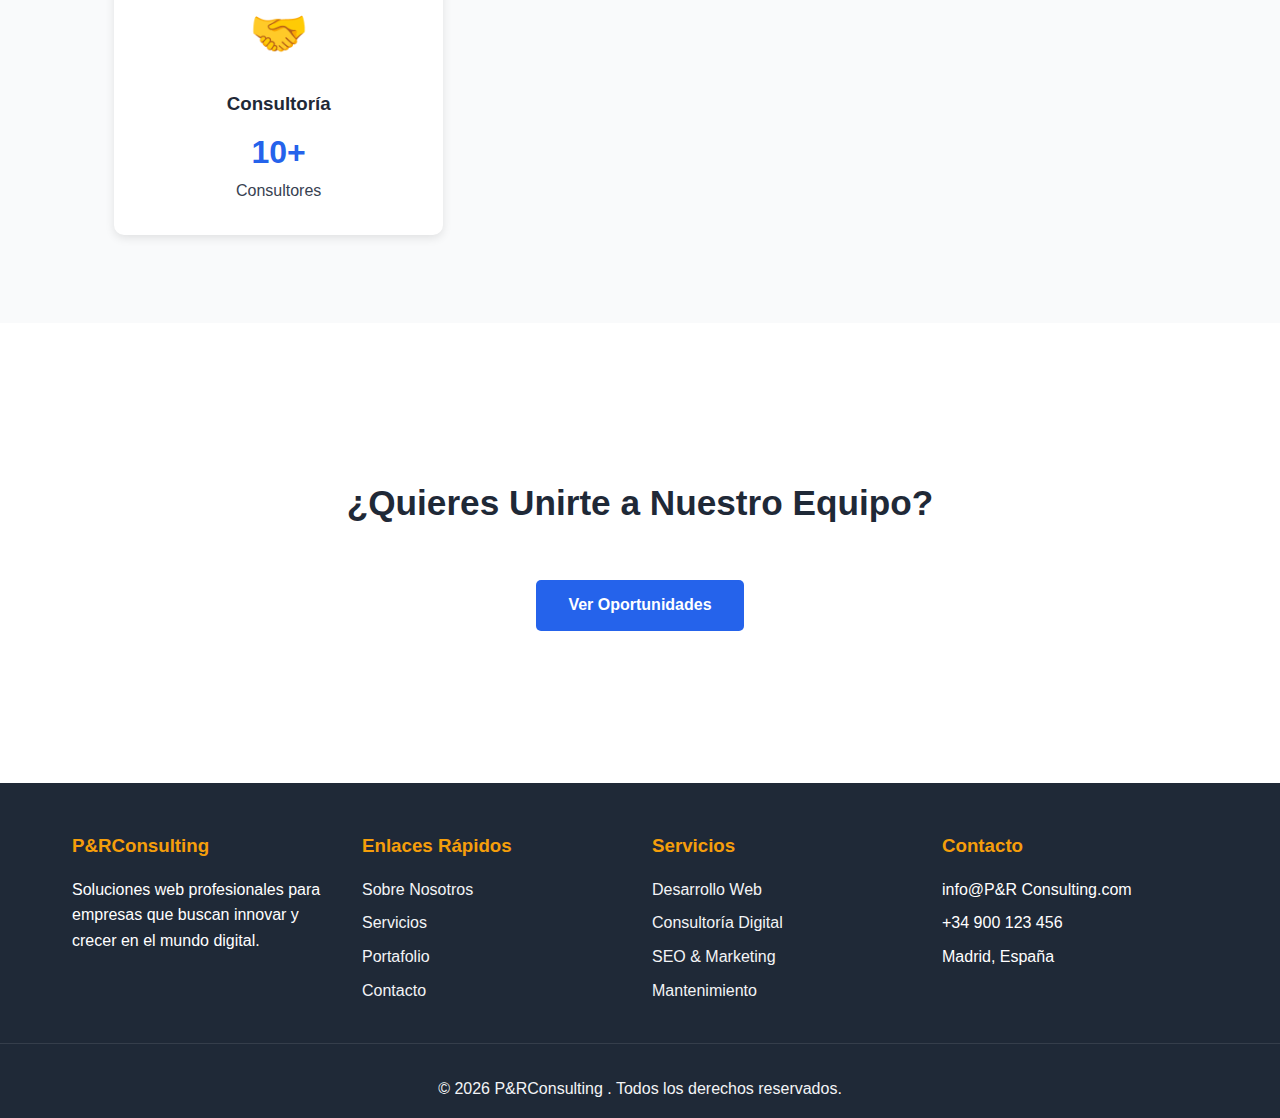
<file: team.html>
<!doctype html>
<html lang="es">
  <head>
    <meta charset="UTF-8" />
    <meta name="viewport" content="width=device-width, initial-scale=1.0" />
    <title>Nuestro Equipo - P&RConsulting</title>
    <link rel="stylesheet" href="main.css" />
    <style>
      .team-hero {
        background: linear-gradient(135deg, #10b981 0%, #059669 100%);
        color: white;
        padding: 6rem 0 4rem;
        margin-top: 70px;
        text-align: center;
      }

      .team-hero h1 {
        font-size: 3rem;
        margin-bottom: 1rem;
      }

      .team-intro {
        text-align: center;
        max-width: 800px;
        margin: 3rem auto;
        padding: 0 2rem;
      }

      .team-intro p {
        font-size: 1.2rem;
        line-height: 1.8;
        color: #6b7280;
      }

      .team-grid {
        display: grid;
        grid-template-columns: repeat(auto-fill, minmax(280px, 1fr));
        gap: 2.5rem;
        margin: 4rem 0;
      }

      .team-member {
        background: white;
        border-radius: 15px;
        overflow: hidden;
        box-shadow: 0 5px 20px rgba(0, 0, 0, 0.1);
        transition: all 0.4s ease;
        text-align: center;
      }

      .team-member:hover {
        transform: translateY(-10px);
        box-shadow: 0 15px 35px rgba(0, 0, 0, 0.2);
      }

      .member-photo {
        width: 100%;
        height: 280px;
        background: linear-gradient(135deg, #667eea 0%, #764ba2 100%);
        display: flex;
        align-items: center;
        justify-content: center;
        font-size: 5rem;
        position: relative;
        overflow: hidden;
      }

      .team-member:nth-child(2) .member-photo {
        background: linear-gradient(135deg, #f093fb 0%, #f5576c 100%);
      }

      .team-member:nth-child(3) .member-photo {
        background: linear-gradient(135deg, #4facfe 0%, #00f2fe 100%);
      }

      .team-member:nth-child(4) .member-photo {
        background: linear-gradient(135deg, #43e97b 0%, #38f9d7 100%);
      }

      .team-member:nth-child(5) .member-photo {
        background: linear-gradient(135deg, #fa709a 0%, #fee140 100%);
      }

      .team-member:nth-child(6) .member-photo {
        background: linear-gradient(135deg, #30cfd0 0%, #330867 100%);
      }

      .team-member:nth-child(7) .member-photo {
        background: linear-gradient(135deg, #a8edea 0%, #fed6e3 100%);
      }

      .team-member:nth-child(8) .member-photo {
        background: linear-gradient(135deg, #ff9a9e 0%, #fecfef 100%);
      }

      .member-photo::before {
        content: "";
        position: absolute;
        width: 100%;
        height: 100%;
        background: radial-gradient(
          circle at center,
          rgba(255, 255, 255, 0.2) 0%,
          transparent 70%
        );
      }

      .member-info {
        padding: 1.8rem;
      }

      .member-name {
        font-size: 1.5rem;
        color: #1f2937;
        margin-bottom: 0.5rem;
        font-weight: bold;
      }

      .member-role {
        color: #2563eb;
        font-weight: 600;
        margin-bottom: 1rem;
        display: block;
      }

      .member-bio {
        color: #6b7280;
        line-height: 1.6;
        margin-bottom: 1.5rem;
        font-size: 0.95rem;
      }

      .departments {
        background: #f9fafb;
        padding: 4rem 0;
        margin: 4rem 0;
      }

      .departments-grid {
        display: grid;
        grid-template-columns: repeat(auto-fit, minmax(250px, 1fr));
        gap: 2rem;
        margin-top: 2rem;
      }

      .department-card {
        background: white;
        padding: 2rem;
        border-radius: 10px;
        text-align: center;
        box-shadow: 0 3px 10px rgba(0, 0, 0, 0.1);
        transition: transform 0.3s ease;
      }

      .department-card:hover {
        transform: translateY(-5px);
      }

      .department-icon {
        font-size: 3rem;
        margin-bottom: 1rem;
      }

      .department-card h3 {
        color: #1f2937;
        margin-bottom: 0.5rem;
      }

      .department-count {
        font-size: 2rem;
        color: #2563eb;
        font-weight: bold;
      }

      @media (max-width: 768px) {
        .team-grid {
          grid-template-columns: 1fr;
        }
      }
    </style>
  </head>
  <body>
    <nav>
      <div class="container">
        <a href="index.html" class="logo">P&RConsulting </a>
        <div class="menu-toggle" id="mobile-menu">
          <span></span>
          <span></span>
          <span></span>
        </div>
        <ul id="nav-menu">
          <li><a href="index.html">Inicio</a></li>
          <li><a href="about.html">Nosotros</a></li>
          <li><a href="services.html">Servicios</a></li>
          <li><a href="portfolio.html">Portafolio</a></li>
          <li><a href="team.html">Equipo</a></li>
          <li><a href="testimonials.html">Testimonios</a></li>
          <li><a href="blog.html">Blog</a></li>
          <li><a href="contact.html">Contacto</a></li>
        </ul>
      </div>
    </nav>

    <section class="team-hero">
      <div class="container">
        <h1>Conoce a Nuestro Equipo</h1>
        <p>Profesionales apasionados comprometidos con tu éxito</p>
      </div>
    </section>

    <section>
      <div class="container">
        <div class="team-intro">
          <h2 class="section-title">Talento que Marca la Diferencia</h2>
          <p>
            Nuestro equipo está formado por expertos en diversas áreas
            tecnológicas, unidos por la pasión de crear soluciones digitales
            excepcionales. Cada miembro aporta conocimientos únicos y
            experiencia valiosa a cada proyecto.
          </p>
        </div>

        <div class="team-grid">
          <div class="team-member">
            <div class="member-photo">👨🏼‍🦳💻</div>
            <div class="member-info">
              <h3 class="member-name">Carlos Martínez</h3>
              <span class="member-role">CEO & Fundador</span>
              <p class="member-bio">
                15 años liderando proyectos de transformación digital para
                empresas Fortune 500.
              </p>
            </div>
          </div>

          <div class="team-member">
            <div class="member-photo">👩🏼‍🦰🖥️</div>
            <div class="member-info">
              <h3 class="member-name">Ana López</h3>
              <span class="member-role">CTO</span>
              <p class="member-bio">
                Experta en arquitectura de software y tecnologías emergentes con
                12 años de experiencia.
              </p>
            </div>
          </div>

          <div class="team-member">
            <div class="member-photo">👨🏼‍🦰🎨</div>
            <div class="member-info">
              <h3 class="member-name">David García</h3>
              <span class="member-role">Director de Diseño</span>
              <p class="member-bio">
                Diseñador UX/UI premiado con un enfoque en crear experiencias
                memorables.
              </p>
            </div>
          </div>

          <div class="team-member">
            <div class="member-photo">👩🏼‍🦳📖</div>
            <div class="member-info">
              <h3 class="member-name">María Fernández</h3>
              <span class="member-role">Gerente de Proyectos</span>
              <p class="member-bio">
                Especialista en metodologías ágiles con un historial de entrega
                exitosa de proyectos.
              </p>
            </div>
          </div>

          <div class="team-member">
            <div class="member-photo">🧑🏼🔧</div>
            <div class="member-info">
              <h3 class="member-name">Javier Sánchez</h3>
              <span class="member-role">Full Stack Developer</span>
              <p class="member-bio">
                Desarrollador senior con expertise en React, Node.js y
                arquitecturas de microservicios.
              </p>
            </div>
          </div>

          <div class="team-member">
            <div class="member-photo">👩🏼‍🚀</div>
            <div class="member-info">
              <h3 class="member-name">Laura Rodríguez</h3>
              <span class="member-role">Marketing Digital</span>
              <p class="member-bio">
                Estratega de marketing digital con enfoque en SEO, SEM y
                análisis de datos.
              </p>
            </div>
          </div>

          <div class="team-member">
            <div class="member-photo">👨🏼‍🏫</div>
            <div class="member-info">
              <h3 class="member-name">Roberto Díaz</h3>
              <span class="member-role">Consultor Senior</span>
              <p class="member-bio">
                20 años asesorando empresas en su transformación digital y
                estrategias tecnológicas.
              </p>
            </div>
          </div>

          <div class="team-member">
            <div class="member-photo">👩🏼‍🔬</div>
            <div class="member-info">
              <h3 class="member-name">Elena Torres</h3>
              <span class="member-role">QA & Testing Lead</span>
              <p class="member-bio">
                Especialista en aseguramiento de calidad con certificaciones
                internacionales.
              </p>
            </div>
          </div>
        </div>
      </div>
    </section>

    <section class="departments">
      <div class="container">
        <h2 class="section-title">Nuestros Departamentos</h2>
        <div class="departments-grid">
          <div class="department-card">
            <div class="department-icon">💻</div>
            <h3>Desarrollo</h3>
            <p class="department-count">25+</p>
            <p>Desarrolladores</p>
          </div>
          <div class="department-card">
            <div class="department-icon">🎨</div>
            <h3>Diseño</h3>
            <p class="department-count">12+</p>
            <p>Diseñadores</p>
          </div>
          <div class="department-card">
            <div class="department-icon">📊</div>
            <h3>Marketing</h3>
            <p class="department-count">8+</p>
            <p>Especialistas</p>
          </div>
          <div class="department-card">
            <div class="department-icon">🤝</div>
            <h3>Consultoría</h3>
            <p class="department-count">10+</p>
            <p>Consultores</p>
          </div>
        </div>
      </div>
    </section>

    <section>
      <div class="container text-center">
        <h2 class="section-title">¿Quieres Unirte a Nuestro Equipo?</h2>
        <a href="contact.html" class="btn">Ver Oportunidades</a>
      </div>
    </section>

    <footer>
      <div class="footer-content">
        <div>
          <h3>P&RConsulting</h3>
          <p>
            Soluciones web profesionales para empresas que buscan innovar y
            crecer en el mundo digital.
          </p>
        </div>
        <div>
          <h3>Enlaces Rápidos</h3>
          <ul>
            <li><a href="about.html">Sobre Nosotros</a></li>
            <li><a href="services.html">Servicios</a></li>
            <li><a href="portfolio.html">Portafolio</a></li>
            <li><a href="contact.html">Contacto</a></li>
          </ul>
        </div>
        <div>
          <h3>Servicios</h3>
          <ul>
            <li><a href="services.html">Desarrollo Web</a></li>
            <li><a href="services.html">Consultoría Digital</a></li>
            <li><a href="services.html">SEO & Marketing</a></li>
            <li><a href="services.html">Mantenimiento</a></li>
          </ul>
        </div>
        <div>
          <h3>Contacto</h3>
          <ul>
            <li>info@P&R Consulting.com</li>
            <li>+34 900 123 456</li>
            <li>Madrid, España</li>
          </ul>
        </div>
      </div>
      <div class="copyright">
        <p>&copy; 2026 P&RConsulting . Todos los derechos reservados.</p>
      </div>
    </footer>
    <script>
      const mobileMenu = document.getElementById("mobile-menu");
      const navMenu = document.getElementById("nav-menu");

      mobileMenu.addEventListener("click", function () {
        mobileMenu.classList.toggle("active");
        navMenu.classList.toggle("active");
      });

      document.querySelectorAll("#nav-menu a").forEach((link) => {
        link.addEventListener("click", () => {
          mobileMenu.classList.remove("active");
          navMenu.classList.remove("active");
        });
      });
    </script>
  </body>
</html>
</file>
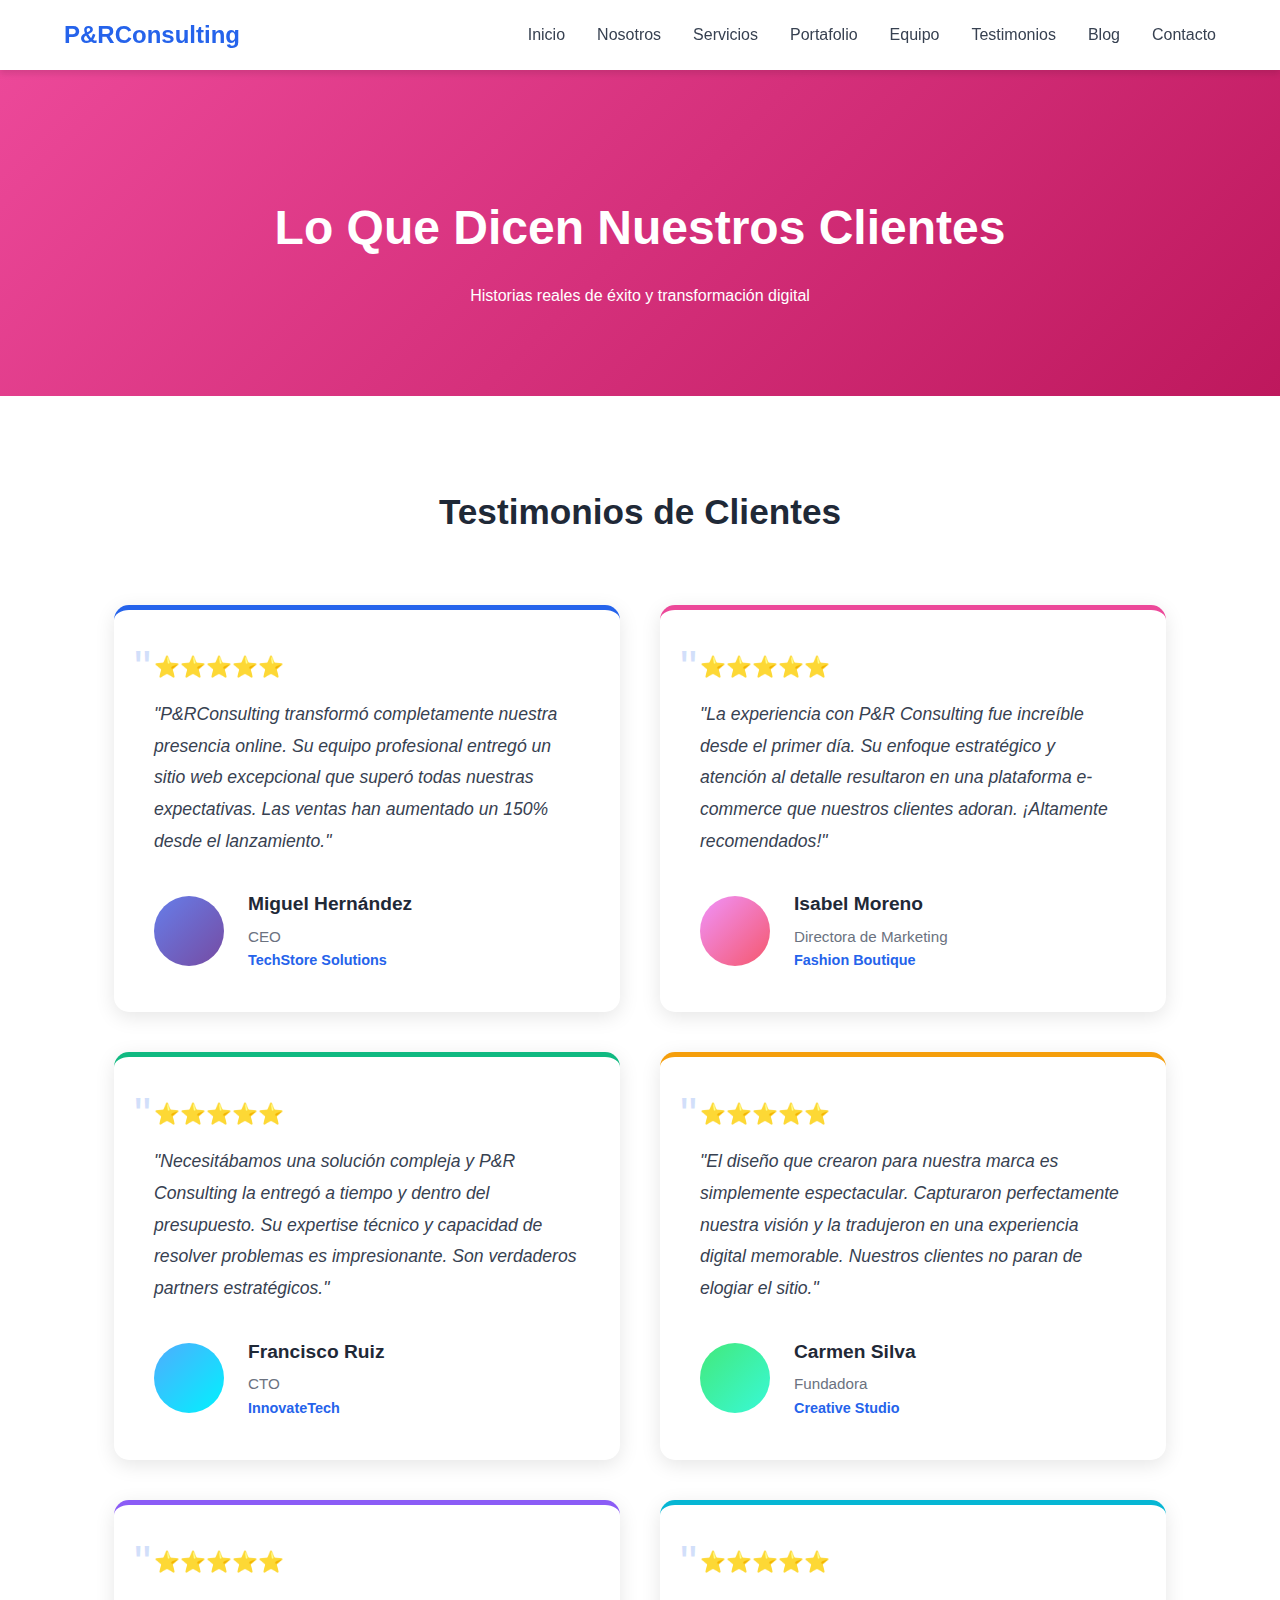
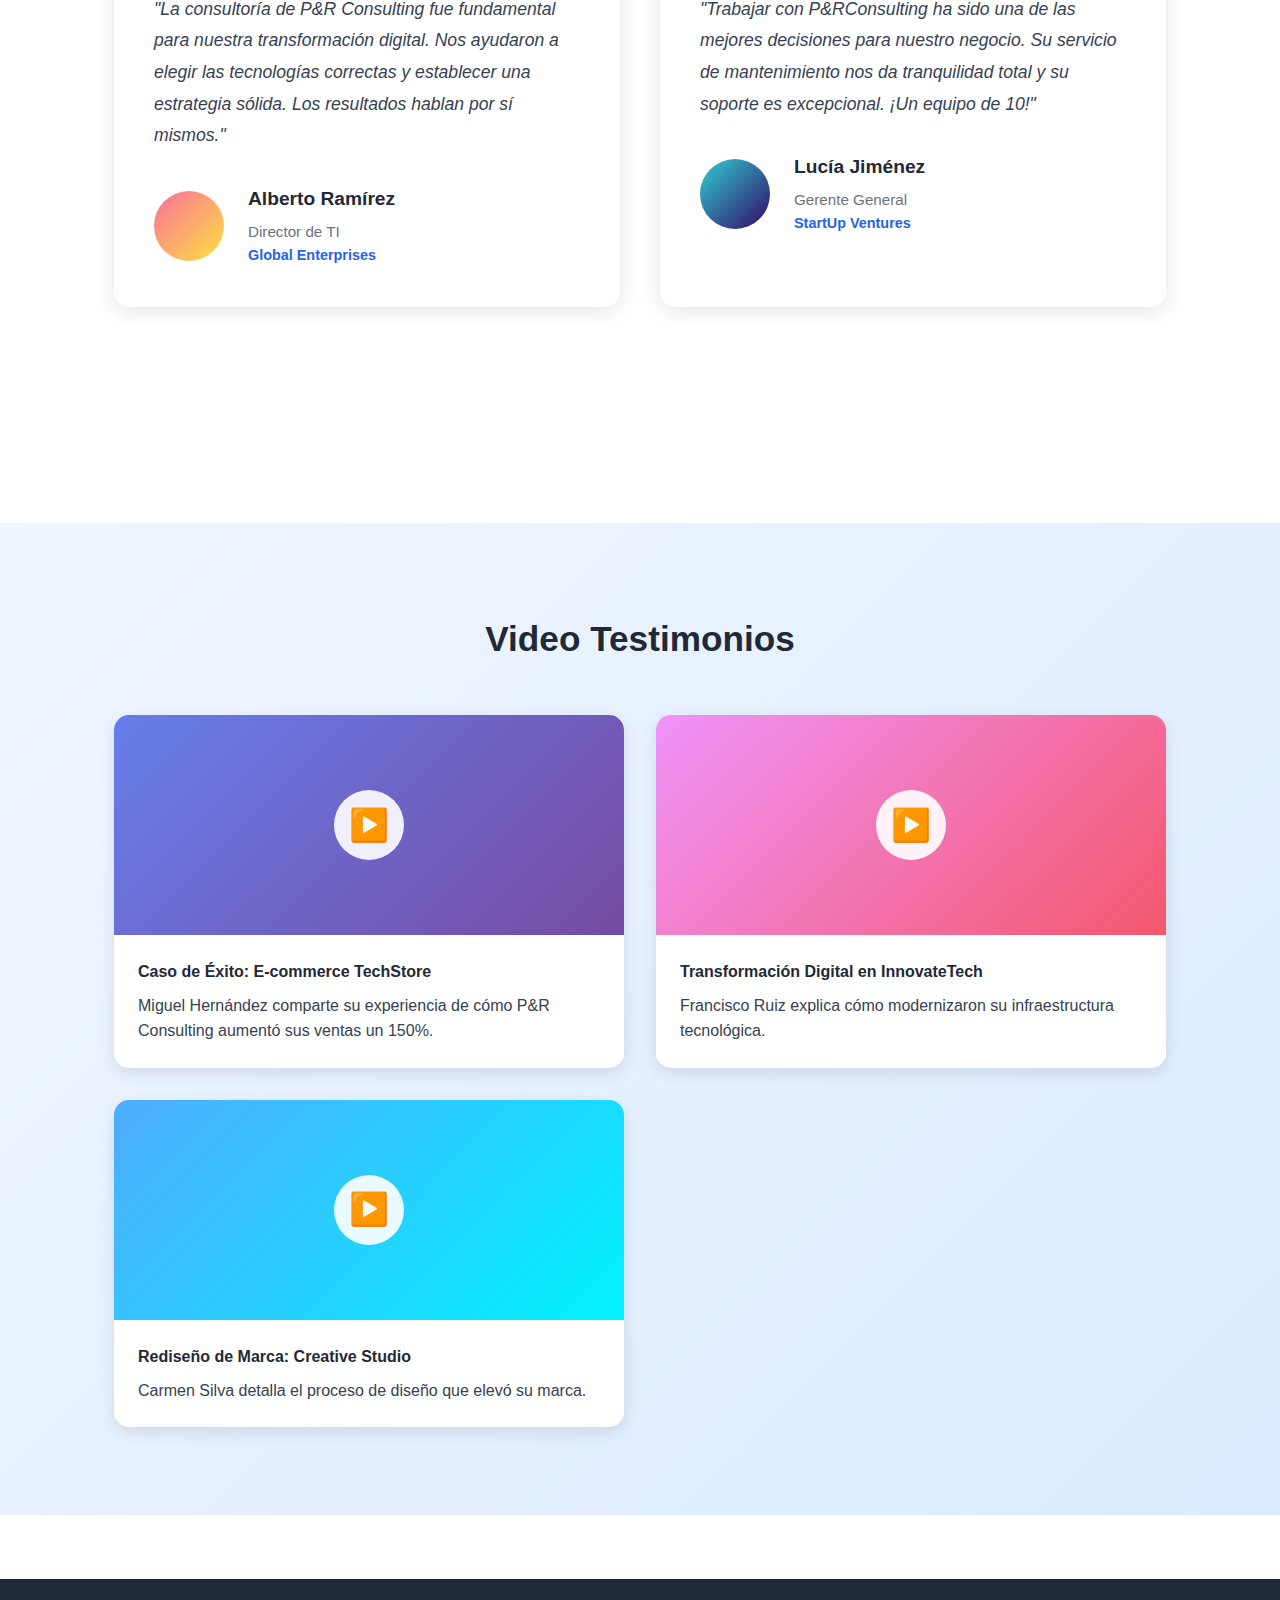
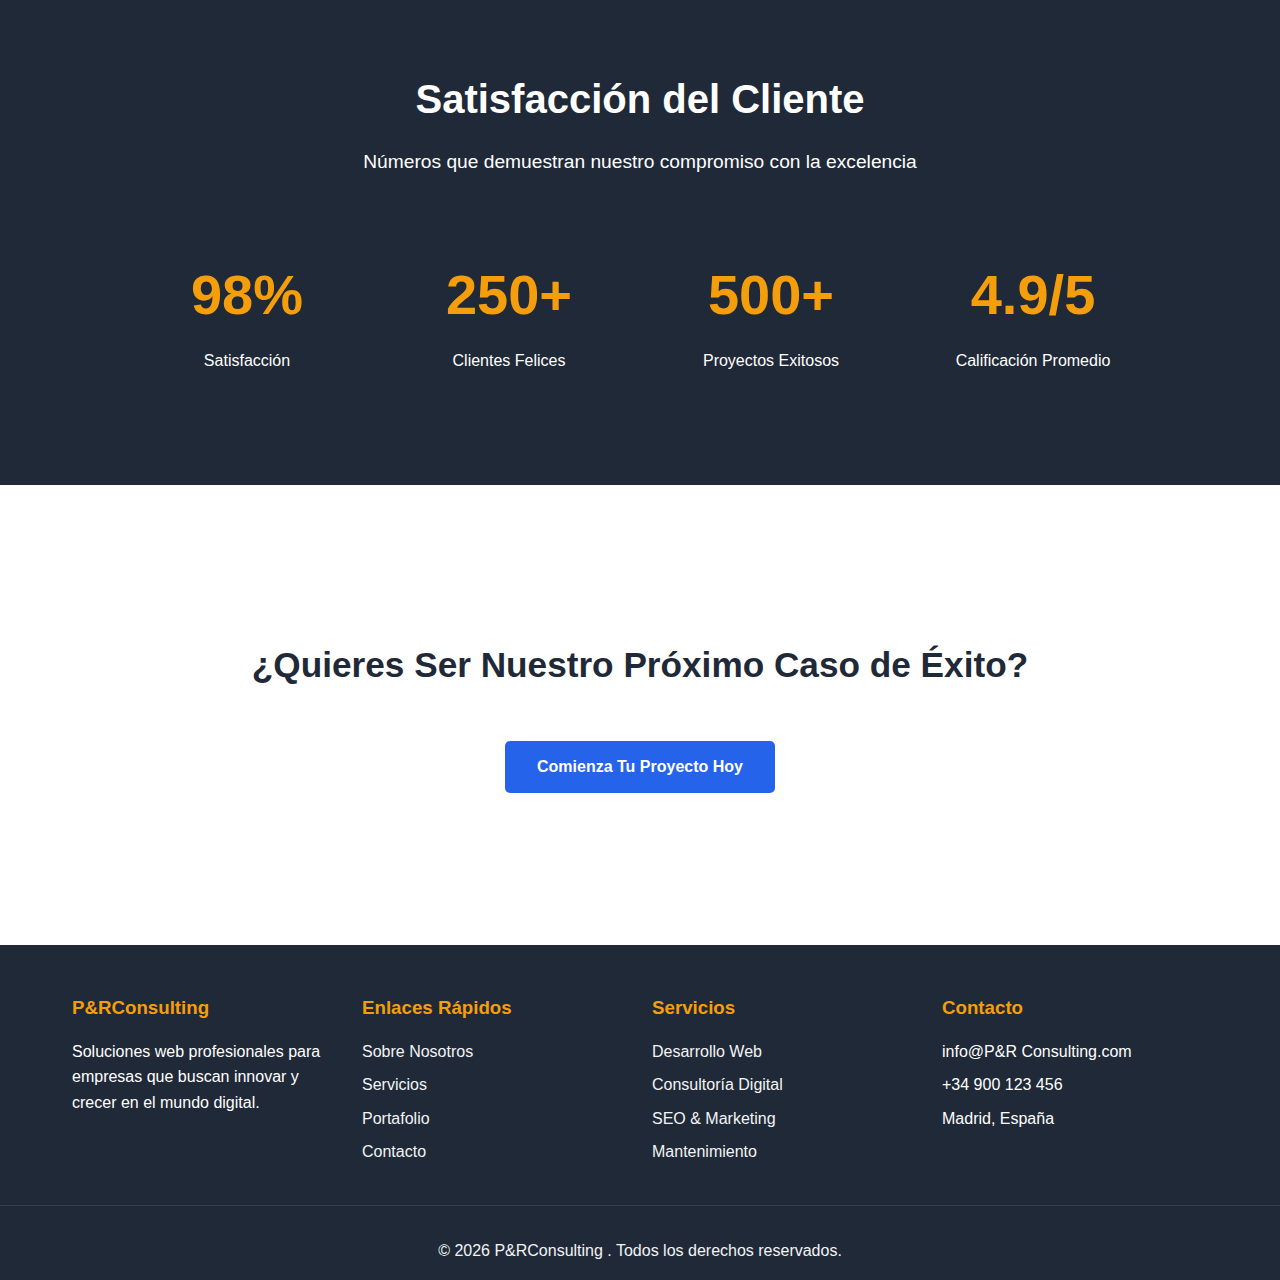
<file: testimonials.html>
<!doctype html>
<html lang="es">
  <head>
    <meta charset="UTF-8" />
    <meta name="viewport" content="width=device-width, initial-scale=1.0" />
    <title>Testimonios - P&RConsulting</title>
    <link rel="stylesheet" href="main.css" />
    <style>
      .testimonials-hero {
        background: linear-gradient(135deg, #ec4899 0%, #be185d 100%);
        color: white;
        padding: 6rem 0 4rem;
        margin-top: 70px;
        text-align: center;
      }

      .testimonials-hero h1 {
        font-size: 3rem;
        margin-bottom: 1rem;
      }

      .testimonials-grid {
        display: grid;
        grid-template-columns: repeat(auto-fill, minmax(400px, 1fr));
        gap: 2.5rem;
        margin: 4rem 0;
      }

      .testimonial-card {
        background: white;
        padding: 2.5rem;
        border-radius: 15px;
        box-shadow: 0 5px 20px rgba(0, 0, 0, 0.1);
        transition: all 0.4s ease;
        position: relative;
        border-top: 5px solid #2563eb;
      }

      .testimonial-card:nth-child(2) {
        border-top-color: #ec4899;
      }
      .testimonial-card:nth-child(3) {
        border-top-color: #10b981;
      }
      .testimonial-card:nth-child(4) {
        border-top-color: #f59e0b;
      }
      .testimonial-card:nth-child(5) {
        border-top-color: #8b5cf6;
      }
      .testimonial-card:nth-child(6) {
        border-top-color: #06b6d4;
      }

      .testimonial-card:hover {
        transform: translateY(-10px);
        box-shadow: 0 15px 35px rgba(0, 0, 0, 0.2);
      }

      .quote-icon {
        font-size: 3rem;
        color: #2563eb;
        opacity: 0.2;
        position: absolute;
        top: 20px;
        left: 20px;
      }

      .testimonial-text {
        font-size: 1.1rem;
        line-height: 1.8;
        color: #374151;
        margin-bottom: 2rem;
        font-style: italic;
        position: relative;
        z-index: 1;
      }

      .testimonial-author {
        display: flex;
        align-items: center;
        gap: 1.5rem;
      }

      .author-avatar {
        width: 70px;
        height: 70px;
        border-radius: 50%;
        background: linear-gradient(135deg, #667eea 0%, #764ba2 100%);
        display: flex;
        align-items: center;
        justify-content: center;
        font-size: 2rem;
        flex-shrink: 0;
      }

      .testimonial-card:nth-child(2) .author-avatar {
        background: linear-gradient(135deg, #f093fb 0%, #f5576c 100%);
      }

      .testimonial-card:nth-child(3) .author-avatar {
        background: linear-gradient(135deg, #4facfe 0%, #00f2fe 100%);
      }

      .testimonial-card:nth-child(4) .author-avatar {
        background: linear-gradient(135deg, #43e97b 0%, #38f9d7 100%);
      }

      .testimonial-card:nth-child(5) .author-avatar {
        background: linear-gradient(135deg, #fa709a 0%, #fee140 100%);
      }

      .testimonial-card:nth-child(6) .author-avatar {
        background: linear-gradient(135deg, #30cfd0 0%, #330867 100%);
      }

      .author-info h4 {
        color: #1f2937;
        font-size: 1.2rem;
        margin-bottom: 0.3rem;
      }

      .author-role {
        color: #6b7280;
        font-size: 0.95rem;
      }

      .author-company {
        color: #2563eb;
        font-weight: 600;
        font-size: 0.9rem;
      }

      .stars {
        color: #f59e0b;
        font-size: 1.3rem;
        margin-bottom: 1rem;
      }

      .video-testimonials {
        background: linear-gradient(135deg, #eff6ff 0%, #dbeafe 100%);
        padding: 4rem 0;
        margin: 4rem 0;
      }

      .video-grid {
        display: grid;
        grid-template-columns: repeat(auto-fit, minmax(350px, 1fr));
        gap: 2rem;
        margin-top: 2rem;
      }

      .video-card {
        background: white;
        border-radius: 15px;
        overflow: hidden;
        box-shadow: 0 5px 15px rgba(0, 0, 0, 0.1);
        transition: transform 0.3s ease;
      }

      .video-card:hover {
        transform: scale(1.05);
      }

      .video-thumbnail {
        width: 100%;
        height: 220px;
        background: linear-gradient(135deg, #667eea 0%, #764ba2 100%);
        display: flex;
        align-items: center;
        justify-content: center;
        font-size: 4rem;
        cursor: pointer;
        position: relative;
      }

      .video-card:nth-child(2) .video-thumbnail {
        background: linear-gradient(135deg, #f093fb 0%, #f5576c 100%);
      }

      .video-card:nth-child(3) .video-thumbnail {
        background: linear-gradient(135deg, #4facfe 0%, #00f2fe 100%);
      }

      .play-button {
        position: absolute;
        width: 70px;
        height: 70px;
        background: rgba(255, 255, 255, 0.9);
        border-radius: 50%;
        display: flex;
        align-items: center;
        justify-content: center;
        font-size: 2rem;
      }

      .video-info {
        padding: 1.5rem;
      }

      .video-info h4 {
        color: #1f2937;
        margin-bottom: 0.5rem;
      }

      .stats-section {
        text-align: center;
        padding: 4rem 0;
        background: #1f2937;
        color: white;
        margin: 4rem 0;
      }

      .stats-grid {
        display: grid;
        grid-template-columns: repeat(auto-fit, minmax(200px, 1fr));
        gap: 3rem;
        max-width: 1000px;
        margin: 3rem auto 0;
      }
      .stat-number {
        font-size: 3.5rem;
        font-weight: bold;
        color: #f59e0b;
        display: block;
        margin-bottom: 0.5rem;
      }

      @media (max-width: 768px) {
        .testimonials-grid {
          grid-template-columns: 1fr;
        }

        .video-grid {
          grid-template-columns: 1fr;
        }
      }
    </style>
  </head>
  <body>
    <nav>
      <div class="container">
        <a href="index.html" class="logo">P&RConsulting </a>
        <div class="menu-toggle" id="mobile-menu">
          <span></span>
          <span></span>
          <span></span>
        </div>
        <ul id="nav-menu">
          <li><a href="index.html">Inicio</a></li>
          <li><a href="about.html">Nosotros</a></li>
          <li><a href="services.html">Servicios</a></li>
          <li><a href="portfolio.html">Portafolio</a></li>
          <li><a href="team.html">Equipo</a></li>
          <li><a href="testimonials.html">Testimonios</a></li>
          <li><a href="blog.html">Blog</a></li>
          <li><a href="contact.html">Contacto</a></li>
        </ul>
      </div>
    </nav>

    <section class="testimonials-hero">
      <div class="container">
        <h1>Lo Que Dicen Nuestros Clientes</h1>
        <p>Historias reales de éxito y transformación digital</p>
      </div>
    </section>

    <section>
      <div class="container">
        <h2 class="section-title">Testimonios de Clientes</h2>
        <div class="testimonials-grid">
          <div class="testimonial-card">
            <div class="quote-icon">"</div>
            <div class="stars">⭐⭐⭐⭐⭐</div>
            <p class="testimonial-text">
              "P&RConsulting transformó completamente nuestra presencia online.
              Su equipo profesional entregó un sitio web excepcional que superó
              todas nuestras expectativas. Las ventas han aumentado un 150%
              desde el lanzamiento."
            </p>
            <div class="testimonial-author">
              <div class="author-avatar"></div>
              <div class="author-info">
                <h4>Miguel Hernández</h4>
                <p class="author-role">CEO</p>
                <p class="author-company">TechStore Solutions</p>
              </div>
            </div>
          </div>

          <div class="testimonial-card">
            <div class="quote-icon">"</div>
            <div class="stars">⭐⭐⭐⭐⭐</div>
            <p class="testimonial-text">
              "La experiencia con P&R Consulting fue increíble desde el primer
              día. Su enfoque estratégico y atención al detalle resultaron en
              una plataforma e-commerce que nuestros clientes adoran. ¡Altamente
              recomendados!"
            </p>
            <div class="testimonial-author">
              <div class="author-avatar"></div>
              <div class="author-info">
                <h4>Isabel Moreno</h4>
                <p class="author-role">Directora de Marketing</p>
                <p class="author-company">Fashion Boutique</p>
              </div>
            </div>
          </div>

          <div class="testimonial-card">
            <div class="quote-icon">"</div>
            <div class="stars">⭐⭐⭐⭐⭐</div>
            <p class="testimonial-text">
              "Necesitábamos una solución compleja y P&R Consulting la entregó a
              tiempo y dentro del presupuesto. Su expertise técnico y capacidad
              de resolver problemas es impresionante. Son verdaderos partners
              estratégicos."
            </p>
            <div class="testimonial-author">
              <div class="author-avatar"></div>
              <div class="author-info">
                <h4>Francisco Ruiz</h4>
                <p class="author-role">CTO</p>
                <p class="author-company">InnovateTech</p>
              </div>
            </div>
          </div>

          <div class="testimonial-card">
            <div class="quote-icon">"</div>
            <div class="stars">⭐⭐⭐⭐⭐</div>
            <p class="testimonial-text">
              "El diseño que crearon para nuestra marca es simplemente
              espectacular. Capturaron perfectamente nuestra visión y la
              tradujeron en una experiencia digital memorable. Nuestros clientes
              no paran de elogiar el sitio."
            </p>
            <div class="testimonial-author">
              <div class="author-avatar"></div>
              <div class="author-info">
                <h4>Carmen Silva</h4>
                <p class="author-role">Fundadora</p>
                <p class="author-company">Creative Studio</p>
              </div>
            </div>
          </div>

          <div class="testimonial-card">
            <div class="quote-icon">"</div>
            <div class="stars">⭐⭐⭐⭐⭐</div>
            <p class="testimonial-text">
              "La consultoría de P&R Consulting fue fundamental para nuestra
              transformación digital. Nos ayudaron a elegir las tecnologías
              correctas y establecer una estrategia sólida. Los resultados
              hablan por sí mismos."
            </p>
            <div class="testimonial-author">
              <div class="author-avatar"></div>
              <div class="author-info">
                <h4>Alberto Ramírez</h4>
                <p class="author-role">Director de TI</p>
                <p class="author-company">Global Enterprises</p>
              </div>
            </div>
          </div>

          <div class="testimonial-card">
            <div class="quote-icon">"</div>
            <div class="stars">⭐⭐⭐⭐⭐</div>
            <p class="testimonial-text">
              "Trabajar con P&RConsulting ha sido una de las mejores decisiones
              para nuestro negocio. Su servicio de mantenimiento nos da
              tranquilidad total y su soporte es excepcional. ¡Un equipo de 10!"
            </p>
            <div class="testimonial-author">
              <div class="author-avatar"></div>
              <div class="author-info">
                <h4>Lucía Jiménez</h4>
                <p class="author-role">Gerente General</p>
                <p class="author-company">StartUp Ventures</p>
              </div>
            </div>
          </div>
        </div>
      </div>
    </section>

    <section class="video-testimonials">
      <div class="container">
        <h2 class="section-title">Video Testimonios</h2>
        <div class="video-grid">
          <div class="video-card">
            <div class="video-thumbnail">
              <div class="play-button">▶️</div>
            </div>
            <div class="video-info">
              <h4>Caso de Éxito: E-commerce TechStore</h4>
              <p>
                Miguel Hernández comparte su experiencia de cómo P&R Consulting
                aumentó sus ventas un 150%.
              </p>
            </div>
          </div>
          <div class="video-card">
            <div class="video-thumbnail">
              <div class="play-button">▶️</div>
            </div>
            <div class="video-info">
              <h4>Transformación Digital en InnovateTech</h4>
              <p>
                Francisco Ruiz explica cómo modernizaron su infraestructura
                tecnológica.
              </p>
            </div>
          </div>
          <div class="video-card">
            <div class="video-thumbnail">
              <div class="play-button">▶️</div>
            </div>
            <div class="video-info">
              <h4>Rediseño de Marca: Creative Studio</h4>
              <p>
                Carmen Silva detalla el proceso de diseño que elevó su marca.
              </p>
            </div>
          </div>
        </div>
      </div>
    </section>

    <section class="stats-section">
      <div class="container">
        <h2 style="font-size: 2.5rem; margin-bottom: 1rem">
          Satisfacción del Cliente
        </h2>
        <p style="font-size: 1.2rem; margin-bottom: 2rem">
          Números que demuestran nuestro compromiso con la excelencia
        </p>
        <div class="stats-grid">
          <div class="stat-item">
            <span class="stat-number">98%</span>
            <span>Satisfacción</span>
          </div>
          <div class="stat-item">
            <span class="stat-number">250+</span>
            <span>Clientes Felices</span>
          </div>
          <div class="stat-item">
            <span class="stat-number">500+</span>
            <span>Proyectos Exitosos</span>
          </div>
          <div class="stat-item">
            <span class="stat-number">4.9/5</span>
            <span>Calificación Promedio</span>
          </div>
        </div>
      </div>
    </section>

    <section>
      <div class="container text-center">
        <h2 class="section-title">
          ¿Quieres Ser Nuestro Próximo Caso de Éxito?
        </h2>
        <a href="contact.html" class="btn">Comienza Tu Proyecto Hoy</a>
      </div>
    </section>

    <footer>
      <div class="footer-content">
        <div>
          <h3>P&RConsulting</h3>
          <p>
            Soluciones web profesionales para empresas que buscan innovar y
            crecer en el mundo digital.
          </p>
        </div>
        <div>
          <h3>Enlaces Rápidos</h3>
          <ul>
            <li><a href="about.html">Sobre Nosotros</a></li>
            <li><a href="services.html">Servicios</a></li>
            <li><a href="portfolio.html">Portafolio</a></li>
            <li><a href="contact.html">Contacto</a></li>
          </ul>
        </div>
        <div>
          <h3>Servicios</h3>
          <ul>
            <li><a href="services.html">Desarrollo Web</a></li>
            <li><a href="services.html">Consultoría Digital</a></li>
            <li><a href="services.html">SEO & Marketing</a></li>
            <li><a href="services.html">Mantenimiento</a></li>
          </ul>
        </div>
        <div>
          <h3>Contacto</h3>
          <ul>
            <li>info@P&R Consulting.com</li>
            <li>+34 900 123 456</li>
            <li>Madrid, España</li>
          </ul>
        </div>
      </div>
      <div class="copyright">
        <p>&copy; 2026 P&RConsulting . Todos los derechos reservados.</p>
      </div>
    </footer>
    <script>
      const mobileMenu = document.getElementById("mobile-menu");
      const navMenu = document.getElementById("nav-menu");

      mobileMenu.addEventListener("click", function () {
        mobileMenu.classList.toggle("active");
        navMenu.classList.toggle("active");
      });

      document.querySelectorAll("#nav-menu a").forEach((link) => {
        link.addEventListener("click", () => {
          mobileMenu.classList.remove("active");
          navMenu.classList.remove("active");
        });
      });
    </script>
  </body>
</html>
</file>
<file: main.css>
* {
  margin: 0;
  padding: 0;
  box-sizing: border-box;
}

:root {
  --primary-color: #2563eb;
  --secondary-color: #1e40af;
  --accent-color: #f59e0b;
  --dark-color: #1f2937;
  --light-color: #f3f4f6;
  --text-color: #374151;
  --white: #ffffff;
  --shadow: 0 4px 6px rgba(0, 0, 0, 0.1);
  --shadow-lg: 0 10px 25px rgba(0, 0, 0, 0.15);
}

body {
  font-family: "Segoe UI", Tahoma, Geneva, Verdana, sans-serif;
  line-height: 1.6;
  color: var(--text-color);
  background-color: var(--white);
}


nav {
  background-color: var(--white);
  box-shadow: var(--shadow);
  position: fixed;
  width: 100%;
  top: 0;
  z-index: 1000;
}

nav .container {
  max-width: 1200px;
  margin: 0 auto;
  padding: 1rem 2rem;
  display: flex;
  justify-content: space-between;
  align-items: center;
}

nav .logo {
  font-size: 1.5rem;
  font-weight: bold;
  color: var(--primary-color);
  text-decoration: none;
}

nav ul {
  list-style: none;
  display: flex;
  gap: 2rem;
}

nav ul li a {
  text-decoration: none;
  color: var(--text-color);
  font-weight: 500;
  transition: color 0.3s ease;
  position: relative;
}

nav ul li a:hover {
  color: var(--primary-color);
}

nav ul li a::after {
  content: "";
  position: absolute;
  width: 0;
  height: 2px;
  bottom: -5px;
  left: 0;
  background-color: var(--primary-color);
  transition: width 0.3s ease;
}

nav ul li a:hover::after {
  width: 100%;
}

.container {
  max-width: 1200px;
  margin: 0 auto;
  padding: 2rem;
}

section {
  padding: 4rem 0;
}

.section-title {
  text-align: center;
  font-size: 2.5rem;
  color: var(--dark-color);
  margin-bottom: 3rem;
}

.btn {
  display: inline-block;
  padding: 0.8rem 2rem;
  background-color: var(--primary-color);
  color: var(--white);
  text-decoration: none;
  border-radius: 5px;
  font-weight: 600;
  transition: all 0.3s ease;
  border: none;
  cursor: pointer;
}

.btn:hover {
  background-color: var(--secondary-color);
  transform: translateY(-2px);
  box-shadow: var(--shadow-lg);
}

.btn-secondary {
  background-color: var(--accent-color);
}

.btn-secondary:hover {
  background-color: #d97706;
}

footer {
  background-color: var(--dark-color);
  color: var(--white);
  padding: 3rem 0 1rem;
  margin-top: 4rem;
}

footer .footer-content {
  max-width: 1200px;
  margin: 0 auto;
  padding: 0 2rem;
  display: grid;
  grid-template-columns: repeat(auto-fit, minmax(250px, 1fr));
  gap: 2rem;
  margin-bottom: 2rem;
}

footer h3 {
  margin-bottom: 1rem;
  color: var(--accent-color);
}

footer ul {
  list-style: none;
}

footer ul li {
  margin-bottom: 0.5rem;
}

footer ul li a {
  color: var(--light-color);
  text-decoration: none;
  transition: color 0.3s ease;
}

footer ul li a:hover {
  color: var(--accent-color);
}

footer .copyright {
  text-align: center;
  padding-top: 2rem;
  border-top: 1px solid rgba(255, 255, 255, 0.1);
  color: var(--light-color);
}

.text-center {
  text-align: center;
}

.mt-1 {
  margin-top: 1rem;
}
.mt-2 {
  margin-top: 2rem;
}
.mt-3 {
  margin-top: 3rem;
}

.mb-1 {
  margin-bottom: 1rem;
}
.mb-2 {
  margin-bottom: 2rem;
}
.mb-3 {
  margin-bottom: 3rem;
}

.animated {
  animation-duration: 1s;
  animation-fill-mode: both;
}

.menu-toggle {
  display: none;
  flex-direction: column;
  cursor: pointer;
  padding: 5px;
  z-index: 1001;
}

.menu-toggle span {
  width: 25px;
  height: 3px;
  background-color: var(--primary-color);
  margin: 3px 0;
  transition: 0.3s;
  border-radius: 2px;
}

.menu-toggle.active span:nth-child(1) {
  transform: rotate(-45deg) translate(-5px, 6px);
}

.menu-toggle.active span:nth-child(2) {
  opacity: 0;
}

.menu-toggle.active span:nth-child(3) {
  transform: rotate(45deg) translate(-5px, -6px);
}

@media (max-width: 768px) {
  .menu-toggle {
    display: flex;
  }

  nav ul {
    position: fixed;
    right: -100%;
    top: 70px;
    flex-direction: column;
    background-color: var(--white);
    width: 100%;
    text-align: center;
    transition: 0.3s;
    box-shadow: 0 10px 27px rgba(0, 0, 0, 0.05);
    padding: 2rem 0;
    gap: 0;
  }

  nav ul.active {
    right: 0;
  }

  nav ul li {
    margin: 1rem 0;
  }

  nav ul li a {
    padding: 0.5rem;
    display: block;
  }

  .section-title {
    font-size: 2rem;
  }

  footer .footer-content {
    grid-template-columns: 1fr;
  }
}


@media (max-width: 1300px) {
  .container {
    max-width: 1100px;
    padding: 1.5rem;
  }

  nav .container {
    padding: 1rem 1.5rem;
  }

  .section-title {
    font-size: 2.2rem;
  }

  .feature-card,
  .stat-item {
    padding: 1.5rem;
  }

  footer .footer-content {
    gap: 1.5rem;
  }


  .features,
  .stats-grid {
    gap: 1.5rem;
  }
}


@media (max-width: 600px) {
  body {
    font-size: 14px;
  }

  .container {
    padding: 1rem;
  }

  nav .logo {
    font-size: 1.2rem;
  }

  nav ul {
    top: 60px;
  }

  .section-title {
    font-size: 1.8rem;
    margin-bottom: 2rem;
  }

  .btn {
    padding: 0.7rem 1.5rem;
    font-size: 0.9rem;
  }

  .feature-card {
    padding: 1.5rem;
  }

  .feature-card h3 {
    font-size: 1.3rem;
  }

  .feature-icon {
    width: 50px;
    height: 50px;
    font-size: 1.5rem;
  }

  .stat-number {
    font-size: 2.5rem;
  }

  .stat-label {
    font-size: 1rem;
  }

  footer {
    padding: 2rem 0 1rem;
    margin-top: 2rem;
  }

  footer .footer-content {
    gap: 1.5rem;
    padding: 0 1rem;
  }

  footer h3 {
    font-size: 1.1rem;
  }

  footer ul li {
    font-size: 0.9rem;
  }


  input,
  textarea,
  select {
    font-size: 16px; 
  }
}
</file>
